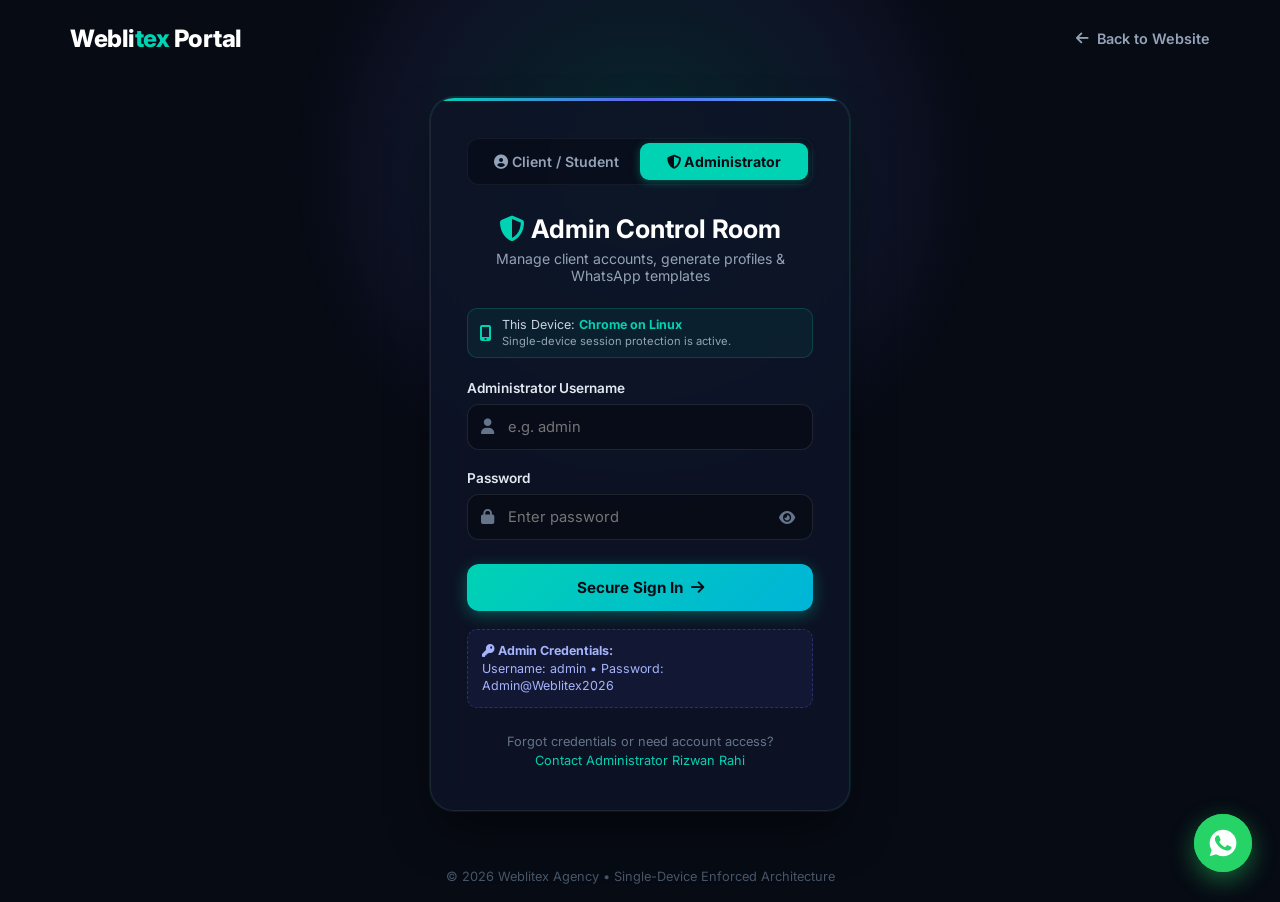
<file: admin.html>
<!DOCTYPE html>
<html lang="en">
<head>
  <meta charset="UTF-8">
  <meta name="viewport" content="width=device-width, initial-scale=1.0">
  <title>Admin Dashboard — User &amp; Device Control | Weblitex</title>
  
  <!-- Favicon & Brand Icons -->
  <link rel="icon" type="image/svg+xml" href="favicon.svg?v=2">
  <link rel="icon" type="image/png" sizes="32x32" href="favicon-32x32.png?v=2">
  <link rel="icon" type="image/png" sizes="16x16" href="favicon-16x16.png?v=2">
  <link rel="shortcut icon" href="favicon.ico?v=2">
  <link rel="apple-touch-icon" sizes="180x180" href="apple-touch-icon.png?v=2">
  <link rel="manifest" href="site.webmanifest">
  <meta name="theme-color" content="#0A0F1D">
  
  <!-- Fonts -->
  <link rel="preconnect" href="https://fonts.googleapis.com">
  <link rel="preconnect" href="https://fonts.gstatic.com" crossorigin>
  <link href="https://fonts.googleapis.com/css2?family=Outfit:wght@400;500;600;700;800&family=Inter:wght@400;500;600;700&display=swap" rel="stylesheet">
  
  <!-- FontAwesome -->
  <link rel="stylesheet" href="https://cdnjs.cloudflare.com/ajax/libs/font-awesome/6.4.0/css/all.min.css">

  <style>
    :root {
      --bg-dark: #070B14;
      --bg-card: #0D1527;
      --bg-card-hover: #131E38;
      --border-subtle: rgba(255, 255, 255, 0.08);
      --color-brand: #00D2B4;
      --color-brand-glow: rgba(0, 210, 180, 0.25);
      --text-main: #FFFFFF;
      --text-muted: #94A3B8;
      --color-danger: #F87171;
      --color-warning: #FBBF24;
      --color-success: #34D399;
    }

    * {
      box-sizing: border-box;
      margin: 0;
      padding: 0;
    }

    body {
      background-color: var(--bg-dark);
      color: var(--text-main);
      font-family: 'Outfit', 'Inter', sans-serif;
      min-height: 100vh;
      display: flex;
      flex-direction: column;
    }

    /* Top Navigation */
    .admin-navbar {
      background: rgba(13, 21, 39, 0.9);
      backdrop-filter: blur(14px);
      -webkit-backdrop-filter: blur(14px);
      border-bottom: 1px solid var(--border-subtle);
      position: sticky;
      top: 0;
      z-index: 100;
      padding: 16px 28px;
      display: flex;
      align-items: center;
      justify-content: space-between;
    }

    .admin-logo {
      font-size: 1.4rem;
      font-weight: 800;
      color: #FFF;
      text-decoration: none;
      display: flex;
      align-items: center;
      gap: 10px;
    }
    .admin-logo span {
      color: var(--color-brand);
    }
    .badge-admin-tag {
      background: rgba(0, 210, 180, 0.12);
      border: 1px solid var(--color-brand);
      color: var(--color-brand);
      font-size: 0.72rem;
      font-weight: 700;
      padding: 3px 8px;
      border-radius: 6px;
      text-transform: uppercase;
      letter-spacing: 0.5px;
    }

    .admin-nav-actions {
      display: flex;
      align-items: center;
      gap: 16px;
    }

    .admin-user-pill {
      display: flex;
      align-items: center;
      gap: 10px;
      background: rgba(255, 255, 255, 0.04);
      padding: 6px 14px;
      border-radius: 30px;
      border: 1px solid var(--border-subtle);
      font-size: 0.88rem;
    }
    .admin-avatar {
      width: 28px;
      height: 28px;
      border-radius: 50%;
      background: var(--color-brand);
      color: #070B14;
      display: flex;
      align-items: center;
      justify-content: center;
      font-weight: 700;
      font-size: 0.8rem;
    }

    .btn-action-sm {
      background: rgba(255, 255, 255, 0.06);
      border: 1px solid var(--border-subtle);
      color: #CBD5E1;
      padding: 8px 14px;
      border-radius: 8px;
      font-size: 0.84rem;
      font-weight: 600;
      cursor: pointer;
      display: inline-flex;
      align-items: center;
      gap: 6px;
      transition: all 0.2s ease;
      text-decoration: none;
    }
    .btn-action-sm:hover {
      background: rgba(255, 255, 255, 0.12);
      color: #FFF;
    }

    .btn-logout {
      background: rgba(239, 68, 68, 0.15);
      border-color: rgba(239, 68, 68, 0.3);
      color: var(--color-danger);
    }
    .btn-logout:hover {
      background: rgba(239, 68, 68, 0.25);
      color: #FFF;
    }

    /* Layout */
    .admin-container {
      max-width: 1350px;
      width: 100%;
      margin: 0 auto;
      padding: 28px 20px;
      flex: 1;
    }

    /* KPI Summary Cards */
    .kpi-grid {
      display: grid;
      grid-template-columns: repeat(auto-fit, minmax(220px, 1fr));
      gap: 18px;
      margin-bottom: 28px;
    }

    .kpi-card {
      background: var(--bg-card);
      border: 1px solid var(--border-subtle);
      border-radius: 16px;
      padding: 20px;
      display: flex;
      align-items: center;
      gap: 16px;
      box-shadow: 0 4px 20px rgba(0, 0, 0, 0.3);
    }
    .kpi-icon-wrap {
      width: 50px;
      height: 50px;
      border-radius: 12px;
      display: flex;
      align-items: center;
      justify-content: center;
      font-size: 1.3rem;
    }
    .kpi-icon-cyan {
      background: rgba(0, 210, 180, 0.12);
      color: var(--color-brand);
    }
    .kpi-icon-blue {
      background: rgba(56, 189, 248, 0.12);
      color: #38BDF8;
    }
    .kpi-icon-purple {
      background: rgba(168, 85, 247, 0.12);
      color: #C084FC;
    }
    .kpi-icon-amber {
      background: rgba(251, 191, 36, 0.12);
      color: var(--color-warning);
    }

    .kpi-info h3 {
      font-size: 1.7rem;
      font-weight: 800;
      line-height: 1.1;
      color: #FFF;
    }
    .kpi-info p {
      font-size: 0.84rem;
      color: var(--text-muted);
      margin-top: 4px;
    }

    /* Main Grid: User Generator + WhatsApp Preview */
    .dashboard-grid {
      display: grid;
      grid-template-columns: 1.15fr 0.85fr;
      gap: 24px;
      margin-bottom: 32px;
    }

    @media (max-width: 992px) {
      .dashboard-grid {
        grid-template-columns: 1fr;
      }
    }

    .panel-card {
      background: var(--bg-card);
      border: 1px solid var(--border-subtle);
      border-radius: 20px;
      padding: 26px;
      box-shadow: 0 10px 30px rgba(0, 0, 0, 0.35);
      position: relative;
    }

    .panel-head {
      display: flex;
      justify-content: space-between;
      align-items: center;
      margin-bottom: 20px;
      border-bottom: 1px solid var(--border-subtle);
      padding-bottom: 14px;
    }
    .panel-head h2 {
      font-size: 1.25rem;
      font-weight: 700;
      color: #FFF;
      display: flex;
      align-items: center;
      gap: 10px;
    }
    .panel-head h2 i {
      color: var(--color-brand);
    }

    /* Form Styles */
    .form-row-2 {
      display: grid;
      grid-template-columns: 1fr 1fr;
      gap: 14px;
      margin-bottom: 14px;
    }
    @media (max-width: 600px) {
      .form-row-2 {
        grid-template-columns: 1fr;
      }
    }

    .fg {
      margin-bottom: 14px;
    }
    .fg label {
      display: block;
      font-size: 0.82rem;
      font-weight: 600;
      color: #CBD5E1;
      margin-bottom: 6px;
    }
    .fg input, .fg select {
      width: 100%;
      background: rgba(7, 11, 20, 0.7);
      border: 1px solid var(--border-subtle);
      border-radius: 10px;
      padding: 11px 14px;
      color: #FFF;
      font-family: inherit;
      font-size: 0.9rem;
      transition: all 0.2s ease;
    }
    .fg input:focus, .fg select:focus {
      outline: none;
      border-color: var(--color-brand);
      box-shadow: 0 0 0 3px var(--color-brand-glow);
    }

    .input-with-action {
      position: relative;
      display: flex;
    }
    .input-with-action input {
      padding-right: 95px;
    }
    .btn-inline-gen {
      position: absolute;
      right: 6px;
      top: 6px;
      bottom: 6px;
      background: rgba(0, 210, 180, 0.15);
      border: 1px solid rgba(0, 210, 180, 0.3);
      color: var(--color-brand);
      border-radius: 6px;
      padding: 0 10px;
      font-size: 0.75rem;
      font-weight: 700;
      cursor: pointer;
      display: flex;
      align-items: center;
      gap: 4px;
      transition: all 0.2s;
    }
    .btn-inline-gen:hover {
      background: var(--color-brand);
      color: #070B14;
    }

    .btn-primary-gradient {
      width: 100%;
      background: linear-gradient(135deg, #00D2B4 0%, #00B4D8 100%);
      border: none;
      border-radius: 12px;
      color: #070B14;
      font-weight: 800;
      font-size: 0.95rem;
      padding: 14px;
      cursor: pointer;
      box-shadow: 0 4px 18px var(--color-brand-glow);
      display: flex;
      align-items: center;
      justify-content: center;
      gap: 8px;
      transition: all 0.25s ease;
      margin-top: 8px;
    }
    .btn-primary-gradient:hover {
      transform: translateY(-2px);
      box-shadow: 0 8px 24px rgba(0, 210, 180, 0.45);
    }

    /* WhatsApp Template Card */
    .whatsapp-card {
      background: #0B1424;
      border: 1px solid rgba(37, 211, 102, 0.3);
      border-radius: 16px;
      padding: 18px;
      position: relative;
    }
    .whatsapp-header-badge {
      display: inline-flex;
      align-items: center;
      gap: 6px;
      color: #25D366;
      font-weight: 700;
      font-size: 0.85rem;
      margin-bottom: 12px;
    }
    .whatsapp-preview-box {
      background: #060B12;
      border: 1px solid rgba(255, 255, 255, 0.05);
      border-radius: 10px;
      padding: 14px;
      font-family: 'Inter', -apple-system, monospace;
      font-size: 0.84rem;
      line-height: 1.6;
      color: #E2E8F0;
      white-space: pre-wrap;
      max-height: 280px;
      overflow-y: auto;
      user-select: all;
    }

    .whatsapp-actions {
      display: grid;
      grid-template-columns: 1fr 1fr;
      gap: 10px;
      margin-top: 14px;
    }
    .btn-copy-wa {
      background: rgba(255, 255, 255, 0.08);
      border: 1px solid rgba(255, 255, 255, 0.15);
      color: #FFF;
      padding: 11px;
      border-radius: 10px;
      font-size: 0.85rem;
      font-weight: 700;
      cursor: pointer;
      display: flex;
      align-items: center;
      justify-content: center;
      gap: 6px;
      transition: all 0.2s;
    }
    .btn-copy-wa:hover {
      background: rgba(255, 255, 255, 0.15);
      border-color: #FFF;
    }

    .btn-direct-wa {
      background: #25D366;
      border: none;
      color: #070B14;
      padding: 11px;
      border-radius: 10px;
      font-size: 0.85rem;
      font-weight: 800;
      cursor: pointer;
      display: flex;
      align-items: center;
      justify-content: center;
      gap: 6px;
      text-decoration: none;
      transition: all 0.2s;
    }
    .btn-direct-wa:hover {
      background: #20BA5A;
      transform: translateY(-1px);
    }

    /* User Management Table Panel */
    .table-controls {
      display: flex;
      justify-content: space-between;
      align-items: center;
      gap: 12px;
      margin-bottom: 16px;
      flex-wrap: wrap;
    }
    .search-input-box {
      position: relative;
      min-width: 260px;
    }
    .search-input-box input {
      width: 100%;
      background: rgba(7, 11, 20, 0.7);
      border: 1px solid var(--border-subtle);
      border-radius: 10px;
      padding: 9px 14px 9px 34px;
      color: #FFF;
      font-size: 0.86rem;
    }
    .search-input-box i {
      position: absolute;
      left: 12px;
      top: 50%;
      transform: translateY(-50%);
      color: var(--text-muted);
      font-size: 0.85rem;
    }

    .table-responsive {
      overflow-x: auto;
      border: 1px solid var(--border-subtle);
      border-radius: 14px;
      background: #090F1E;
    }

    table.admin-table {
      width: 100%;
      border-collapse: collapse;
      text-align: left;
      font-size: 0.87rem;
    }
    table.admin-table th {
      background: rgba(13, 21, 39, 0.95);
      color: #94A3B8;
      font-size: 0.76rem;
      text-transform: uppercase;
      letter-spacing: 0.8px;
      padding: 14px 16px;
      border-bottom: 1px solid var(--border-subtle);
    }
    table.admin-table td {
      padding: 14px 16px;
      border-bottom: 1px solid rgba(255, 255, 255, 0.04);
      color: #E2E8F0;
      vertical-align: middle;
    }
    table.admin-table tr:hover {
      background: rgba(255, 255, 255, 0.02);
    }

    .user-name-cell {
      display: flex;
      align-items: center;
      gap: 10px;
    }
    .user-avatar-sm {
      width: 34px;
      height: 34px;
      border-radius: 50%;
      background: linear-gradient(135deg, #00D2B4, #38BDF8);
      color: #070B14;
      display: flex;
      align-items: center;
      justify-content: center;
      font-weight: 700;
      font-size: 0.82rem;
    }

    /* Device status badge */
    .device-status-badge {
      display: inline-flex;
      align-items: center;
      gap: 6px;
      font-size: 0.78rem;
      padding: 4px 10px;
      border-radius: 20px;
      font-weight: 600;
    }
    .device-status-badge.bound {
      background: rgba(52, 211, 153, 0.12);
      border: 1px solid rgba(52, 211, 153, 0.3);
      color: #34D399;
    }
    .device-status-badge.unbound {
      background: rgba(148, 163, 184, 0.12);
      border: 1px solid rgba(148, 163, 184, 0.2);
      color: #94A3B8;
    }

    .status-pill {
      display: inline-block;
      padding: 3px 8px;
      border-radius: 6px;
      font-size: 0.72rem;
      font-weight: 700;
      text-transform: uppercase;
    }
    .status-pill.active {
      background: rgba(0, 210, 180, 0.15);
      color: #00D2B4;
    }
    .status-pill.suspended {
      background: rgba(239, 68, 68, 0.15);
      color: #F87171;
    }

    .actions-cell {
      display: flex;
      align-items: center;
      gap: 6px;
    }
    .btn-tbl-action {
      background: rgba(255, 255, 255, 0.05);
      border: 1px solid var(--border-subtle);
      color: #CBD5E1;
      border-radius: 6px;
      padding: 6px 10px;
      font-size: 0.78rem;
      cursor: pointer;
      transition: all 0.2s;
    }
    .btn-tbl-action:hover {
      background: rgba(255, 255, 255, 0.12);
      color: #FFF;
    }
    .btn-tbl-reset {
      color: #FBBF24;
      border-color: rgba(251, 191, 36, 0.3);
    }
    .btn-tbl-reset:hover {
      background: rgba(251, 191, 36, 0.15);
      color: #FBBF24;
    }
    .btn-tbl-del {
      color: #F87171;
      border-color: rgba(239, 68, 68, 0.3);
    }
    .btn-tbl-del:hover {
      background: rgba(239, 68, 68, 0.2);
      color: #FFF;
    }

    /* Toast Notification */
    .toast-popup {
      position: fixed;
      bottom: 24px;
      right: 24px;
      background: #0D1527;
      border: 1px solid var(--color-brand);
      color: #FFF;
      padding: 14px 20px;
      border-radius: 12px;
      box-shadow: 0 10px 30px rgba(0, 0, 0, 0.7);
      display: flex;
      align-items: center;
      gap: 10px;
      font-size: 0.9rem;
      font-weight: 600;
      z-index: 1000;
      transform: translateY(120%);
      transition: transform 0.3s cubic-bezier(0.34, 1.56, 0.64, 1);
    }
    .toast-popup.show {
      transform: translateY(0);
    }

    /* Edit Modal */
    .modal-overlay {
      position: fixed;
      inset: 0;
      background: rgba(0, 0, 0, 0.75);
      backdrop-filter: blur(5px);
      display: none;
      align-items: center;
      justify-content: center;
      z-index: 200;
      padding: 20px;
    }
    .modal-overlay.active {
      display: flex;
    }
    .modal-box {
      background: var(--bg-card);
      border: 1px solid var(--border-subtle);
      border-radius: 20px;
      width: 100%;
      max-width: 500px;
      padding: 28px;
      box-shadow: 0 25px 60px rgba(0, 0, 0, 0.8);
    }
  </style>
</head>
<body>

  <!-- Top Admin Navbar -->
  <nav class="admin-navbar">
    <div style="display:flex; align-items:center; gap:14px;">
      <a href="admin.html" class="admin-logo">
        Webli<span>tex</span>
      </a>
      <span class="badge-admin-tag"><i class="fas fa-lock"></i> Admin Suite</span>
    </div>

    <div class="admin-nav-actions">
      <div class="admin-user-pill">
        <div class="admin-avatar">R</div>
        <span id="navAdminName">Rizwan Rahi</span>
      </div>
      <a href="portal.html" class="btn-action-sm" target="_blank" title="View User Portal">
        <i class="fas fa-external-link-alt"></i> User Portal
      </a>
      <button onclick="handleAdminLogout()" class="btn-action-sm btn-logout" title="Log Out">
        <i class="fas fa-sign-out-alt"></i> Logout
      </button>
    </div>
  </nav>

  <!-- Main Container -->
  <main class="admin-container">
    
    <!-- KPI Row -->
    <section class="kpi-grid">
      <div class="kpi-card">
        <div class="kpi-icon-wrap kpi-icon-cyan">
          <i class="fas fa-users"></i>
        </div>
        <div class="kpi-info">
          <h3 id="statTotalUsers">0</h3>
          <p>Generated Accounts</p>
        </div>
      </div>

      <div class="kpi-card">
        <div class="kpi-icon-wrap kpi-icon-blue">
          <i class="fas fa-mobile-screen-button"></i>
        </div>
        <div class="kpi-info">
          <h3 id="statBoundDevices">0</h3>
          <p>Active Device Bindings</p>
        </div>
      </div>

      <div class="kpi-card">
        <div class="kpi-icon-wrap kpi-icon-purple">
          <i class="fas fa-shield-halved"></i>
        </div>
        <div class="kpi-info">
          <h3>1 Device</h3>
          <p>Enforced Security Policy</p>
        </div>
      </div>

      <div class="kpi-card">
        <div class="kpi-icon-wrap kpi-icon-amber">
          <i class="fab fa-whatsapp"></i>
        </div>
        <div class="kpi-info">
          <h3 id="statReadyTemplates">100%</h3>
          <p>WhatsApp Templates Synced</p>
        </div>
      </div>
    </section>

    <!-- Top Grid: Generate User Form & WhatsApp Template Live Box -->
    <div class="dashboard-grid">
      
      <!-- Panel 1: User & Profile Generator -->
      <section class="panel-card">
        <div class="panel-head">
          <h2><i class="fas fa-user-plus"></i> Generate User Account</h2>
          <span style="font-size:0.8rem; color:#94A3B8;">Auto-binds single-device policy</span>
        </div>

        <form id="createUserForm" onsubmit="handleCreateUser(event)">
          
          <div class="form-row-2">
            <div class="fg">
              <label>Full Name*</label>
              <input type="text" id="newFullName" required placeholder="e.g. Hammad Sheikh" oninput="autoSuggestUsername()">
            </div>
            <div class="fg">
              <label>Username*</label>
              <div class="input-with-action">
                <input type="text" id="newUsername" required placeholder="e.g. hammad_sheikh">
                <button type="button" class="btn-inline-gen" onclick="autoSuggestUsername(true)" title="Auto generate username">
                  <i class="fas fa-magic"></i> Auto
                </button>
              </div>
            </div>
          </div>

          <div class="form-row-2">
            <div class="fg">
              <label>Password*</label>
              <div class="input-with-action">
                <input type="text" id="newPassword" required placeholder="Enter or auto-generate">
                <button type="button" class="btn-inline-gen" onclick="autoGeneratePassword()" title="Generate secure password">
                  <i class="fas fa-key"></i> Gen
                </button>
              </div>
            </div>
            <div class="fg">
              <label>WhatsApp / Phone Number*</label>
              <input type="tel" id="newPhone" required placeholder="+923001234567" oninput="updateWhatsAppPreview()">
            </div>
          </div>

          <div class="form-row-2">
            <div class="fg">
              <label>Email Address</label>
              <input type="email" id="newEmail" placeholder="client@example.com">
            </div>
            <div class="fg">
              <label>Access Tier / Role</label>
              <select id="newRole" onchange="updateWhatsAppPreview()">
                <option value="Client Portal" selected>Client Portal (Full Project Access)</option>
                <option value="Student Portal">Student Portal (Course Materials)</option>
                <option value="VIP Member">VIP Client (Priority Consultation)</option>
              </select>
            </div>
          </div>

          <button type="submit" class="btn-primary-gradient">
            <i class="fas fa-user-check"></i> Generate User &amp; Prepare WhatsApp Message
          </button>
        </form>
      </section>

      <!-- Panel 2: Live WhatsApp Message Generator Box -->
      <section class="panel-card">
        <div class="panel-head">
          <h2><i class="fab fa-whatsapp" style="color:#25D366;"></i> WhatsApp Template Generator</h2>
          <span style="font-size:0.8rem; color:#25D366; font-weight:700;"><i class="fas fa-bolt"></i> Live Format</span>
        </div>

        <div class="whatsapp-card">
          <div class="whatsapp-header-badge">
            <i class="fab fa-whatsapp"></i> Client Ready Message:
          </div>

          <div class="whatsapp-preview-box" id="waMessagePreview">
Fill user details on the left to preview the personalized WhatsApp template...
          </div>

          <div class="whatsapp-actions">
            <button type="button" class="btn-copy-wa" id="btnCopyWA" onclick="copyWhatsAppMessage()">
              <i class="fas fa-copy"></i> Copy Message
            </button>
            <a href="#" target="_blank" class="btn-direct-wa" id="btnSendWA" onclick="return validateAndOpenWA(event)">
              <i class="fab fa-whatsapp"></i> Send via WhatsApp
            </a>
          </div>
        </div>
      </section>

    </div>

    <!-- Panel 3: User Accounts & Device Bindings Table -->
    <section class="panel-card">
      <div class="panel-head">
        <h2><i class="fas fa-address-book"></i> Active Accounts &amp; Device Sessions</h2>
        <div style="display:flex; gap:10px;">
          <button class="btn-action-sm" onclick="exportDatabaseJSON()"><i class="fas fa-download"></i> Backup JSON</button>
        </div>
      </div>

      <div class="table-controls">
        <div class="search-input-box">
          <i class="fas fa-search"></i>
          <input type="text" id="searchInput" placeholder="Search by name, username, phone..." oninput="renderUserTable()">
        </div>
        <div style="font-size:0.82rem; color:#94A3B8;">
          <i class="fas fa-circle-info" style="color:#00D2B4;"></i> Click <strong>Reset Device</strong> if a client changes their phone/PC.
        </div>
      </div>

      <div class="table-responsive">
        <table class="admin-table">
          <thead>
            <tr>
              <th>Client / User</th>
              <th>Username &amp; Password</th>
              <th>Phone / WhatsApp</th>
              <th>Role</th>
              <th>Device Binding Status</th>
              <th>Status</th>
              <th>Actions</th>
            </tr>
          </thead>
          <tbody id="userTableBody">
            <!-- Dynamic rows rendered by JS -->
          </tbody>
        </table>
      </div>
    </section>

  </main>

  <!-- Edit User Modal -->
  <div class="modal-overlay" id="editModal">
    <div class="modal-box">
      <div class="panel-head" style="margin-bottom:16px;">
        <h2><i class="fas fa-user-edit"></i> Edit User Profile</h2>
        <button class="btn-action-sm" onclick="closeEditModal()">&times;</button>
      </div>
      <form id="editUserForm" onsubmit="handleSaveUserEdit(event)">
        <input type="hidden" id="editUserId">
        <div class="fg">
          <label>Full Name</label>
          <input type="text" id="editName" required>
        </div>
        <div class="fg">
          <label>Username</label>
          <input type="text" id="editUsername" required>
        </div>
        <div class="fg">
          <label>Password</label>
          <input type="text" id="editPassword" required>
        </div>
        <div class="fg">
          <label>Phone / WhatsApp</label>
          <input type="tel" id="editPhone">
        </div>
        <div class="fg">
          <label>Role</label>
          <select id="editRole">
            <option value="Client Portal">Client Portal</option>
            <option value="Student Portal">Student Portal</option>
            <option value="VIP Member">VIP Member</option>
          </select>
        </div>
        <div style="display:flex; justify-content:flex-end; gap:10px; margin-top:20px;">
          <button type="button" class="btn-action-sm" onclick="closeEditModal()">Cancel</button>
          <button type="submit" class="btn-action-sm" style="background:#00D2B4; color:#070B14; font-weight:700;">Save Changes</button>
        </div>
      </form>
    </div>
  </div>

  <!-- Toast Popup -->
  <div class="toast-popup" id="toastPopup">
    <i class="fas fa-circle-check" style="color:#00D2B4; font-size:1.2rem;"></i>
    <span id="toastMsg">Action completed successfully!</span>
  </div>

  <!-- Auth Engine -->
  <script src="auth.js"></script>

  <script>
    let activeWhatsAppText = '';
    let activeWhatsAppPhone = '';

    document.addEventListener('DOMContentLoaded', () => {
      // 1. Guard check: Must be authenticated Admin
      const check = window.WeblitexAuth.verifySession('admin');
      if (!check.valid) {
        window.location.href = 'login.html?role=admin';
        return;
      }

      document.getElementById('navAdminName').textContent = check.user.name;

      // 2. Populate stats & table
      renderDashboard();

      // 3. Auto-generate initial password
      autoGeneratePassword();

      // 4. Sync multi-tab updates
      window.addEventListener('storage', (e) => {
        if (e.key === 'weblitex_auth_db_v1') {
          renderDashboard();
        }
      });
    });

    function renderDashboard() {
      const db = window.WeblitexAuth.getDB();
      const users = db.users || [];

      // Stats
      document.getElementById('statTotalUsers').textContent = users.length;
      const boundCount = users.filter(u => u.activeDeviceId).length;
      document.getElementById('statBoundDevices').textContent = boundCount;

      renderUserTable();
    }

    function autoGeneratePassword() {
      const pwd = window.WeblitexAuth.generateSecurePassword(10);
      document.getElementById('newPassword').value = pwd;
      updateWhatsAppPreview();
    }

    function autoSuggestUsername(force = false) {
      const name = document.getElementById('newFullName').value.trim();
      const userField = document.getElementById('newUsername');
      if (name && (force || !userField.value)) {
        const clean = name.toLowerCase().replace(/[^a-z0-9]/g, '_').substring(0, 15);
        userField.value = clean + '_' + Math.floor(10 + Math.random() * 89);
      }
      updateWhatsAppPreview();
    }

    function updateWhatsAppPreview() {
      const name = document.getElementById('newFullName').value.trim() || 'Client Name';
      const username = document.getElementById('newUsername').value.trim() || 'username';
      const password = document.getElementById('newPassword').value.trim() || 'password';
      const role = document.getElementById('newRole').value;
      const phone = document.getElementById('newPhone').value.trim();

      const tempUser = { name, username, password, role, phone };
      activeWhatsAppText = window.WeblitexAuth.formatWhatsAppMessage(tempUser);
      activeWhatsAppPhone = phone.replace(/[^0-9+]/g, '');

      document.getElementById('waMessagePreview').textContent = activeWhatsAppText;
    }

    function handleCreateUser(e) {
      e.preventDefault();
      const name = document.getElementById('newFullName').value.trim();
      const username = document.getElementById('newUsername').value.trim();
      const password = document.getElementById('newPassword').value.trim();
      const phone = document.getElementById('newPhone').value.trim();
      const email = document.getElementById('newEmail').value.trim();
      const role = document.getElementById('newRole').value;

      const res = window.WeblitexAuth.adminCreateUser({ name, username, password, phone, email, role });
      if (res.success) {
        showToast(`User ${username} generated! WhatsApp message ready.`);
        activeWhatsAppText = res.waMessage;
        activeWhatsAppPhone = phone.replace(/[^0-9+]/g, '');
        document.getElementById('waMessagePreview').textContent = activeWhatsAppText;

        // Reset inputs
        document.getElementById('createUserForm').reset();
        autoGeneratePassword();
        renderDashboard();
      } else {
        alert(res.message);
      }
    }

    function renderUserTable() {
      const db = window.WeblitexAuth.getDB();
      const query = (document.getElementById('searchInput').value || '').toLowerCase().trim();
      const tbody = document.getElementById('userTableBody');
      tbody.innerHTML = '';

      const users = (db.users || []).filter(u => {
        return !query || 
               u.name.toLowerCase().includes(query) ||
               u.username.toLowerCase().includes(query) ||
               (u.phone && u.phone.includes(query)) ||
               (u.email && u.email.toLowerCase().includes(query));
      });

      if (users.length === 0) {
        tbody.innerHTML = `<tr><td colspan="7" style="text-align:center; padding:30px; color:#64748B;">No users found. Generate a user above!</td></tr>`;
        return;
      }

      users.forEach(user => {
        const tr = document.createElement('tr');
        const initials = user.name.split(' ').map(n => n[0]).join('').toUpperCase().substring(0, 2) || 'U';
        
        let deviceBadge = '';
        if (user.activeDeviceId) {
          deviceBadge = `
            <div class="device-status-badge bound" title="Device ID: ${user.activeDeviceId}">
              <i class="fas fa-lock"></i>
              <span>${user.activeDeviceName || 'Active Device'}</span>
            </div>
          `;
        } else {
          deviceBadge = `
            <div class="device-status-badge unbound">
              <i class="fas fa-unlock"></i>
              <span>Unbound (Any 1st Device)</span>
            </div>
          `;
        }

        tr.innerHTML = `
          <td>
            <div class="user-name-cell">
              <div class="user-avatar-sm">${initials}</div>
              <div>
                <strong>${user.name}</strong><br>
                <span style="font-size:0.75rem; color:#94A3B8;">${user.email || 'No email'}</span>
              </div>
            </div>
          </td>
          <td>
            <code style="color:#38BDF8; font-weight:700;">${user.username}</code><br>
            <span style="font-size:0.78rem; color:#CBD5E1; letter-spacing:0.5px;">pwd: <strong>${user.password}</strong></span>
          </td>
          <td>
            <span>${user.phone || '—'}</span>
          </td>
          <td>
            <span style="font-size:0.8rem; color:#A7F3D0;">${user.role}</span>
          </td>
          <td>
            ${deviceBadge}
          </td>
          <td>
            <span class="status-pill ${user.status}">${user.status}</span>
          </td>
          <td>
            <div class="actions-cell">
              <button class="btn-tbl-action" onclick="loadUserWhatsApp('${user.id}')" title="Copy WhatsApp Message">
                <i class="fab fa-whatsapp" style="color:#25D366;"></i>
              </button>
              <button class="btn-tbl-action btn-tbl-reset" onclick="handleResetDevice('${user.id}')" title="Reset Single-Device Session (Allow new device)">
                <i class="fas fa-rotate-left"></i> Reset Dev
              </button>
              <button class="btn-tbl-action" onclick="openEditModal('${user.id}')" title="Edit Profile">
                <i class="fas fa-pen"></i>
              </button>
              <button class="btn-tbl-action btn-tbl-del" onclick="handleDeleteUser('${user.id}')" title="Delete User">
                <i class="fas fa-trash"></i>
              </button>
            </div>
          </td>
        `;
        tbody.appendChild(tr);
      });
    }

    function loadUserWhatsApp(userId) {
      const db = window.WeblitexAuth.getDB();
      const user = db.users.find(u => u.id === userId);
      if (!user) return;

      activeWhatsAppText = window.WeblitexAuth.formatWhatsAppMessage(user);
      activeWhatsAppPhone = (user.phone || '').replace(/[^0-9+]/g, '');
      document.getElementById('waMessagePreview').textContent = activeWhatsAppText;
      copyWhatsAppMessage();
    }

    function copyWhatsAppMessage() {
      if (!activeWhatsAppText) {
        alert('Please select or generate a user first.');
        return;
      }
      navigator.clipboard.writeText(activeWhatsAppText).then(() => {
        showToast('WhatsApp template copied to clipboard!');
        const btn = document.getElementById('btnCopyWA');
        btn.innerHTML = '<i class="fas fa-check" style="color:#00D2B4;"></i> Copied!';
        setTimeout(() => {
          btn.innerHTML = '<i class="fas fa-copy"></i> Copy Message';
        }, 2000);
      });
    }

    function validateAndOpenWA(e) {
      if (!activeWhatsAppText) {
        e.preventDefault();
        alert('Please select or generate a user first.');
        return false;
      }
      let phone = activeWhatsAppPhone.replace('+', '');
      let url = `https://wa.me/${phone}?text=${encodeURIComponent(activeWhatsAppText)}`;
      if (!phone) {
        url = `https://wa.me/?text=${encodeURIComponent(activeWhatsAppText)}`;
      }
      window.open(url, '_blank');
      return false;
    }

    function handleResetDevice(userId) {
      if (confirm('Reset device binding for this user? They will be able to log in from a new device.')) {
        const res = window.WeblitexAuth.adminResetDeviceSession(userId);
        showToast(res.message);
        renderDashboard();
      }
    }

    function handleDeleteUser(userId) {
      if (confirm('Are you sure you want to permanently delete this user?')) {
        const res = window.WeblitexAuth.adminDeleteUser(userId);
        showToast(res.message);
        renderDashboard();
      }
    }

    // Modal Edit
    function openEditModal(userId) {
      const db = window.WeblitexAuth.getDB();
      const user = db.users.find(u => u.id === userId);
      if (!user) return;

      document.getElementById('editUserId').value = user.id;
      document.getElementById('editName').value = user.name;
      document.getElementById('editUsername').value = user.username;
      document.getElementById('editPassword').value = user.password;
      document.getElementById('editPhone').value = user.phone || '';
      document.getElementById('editRole').value = user.role;

      document.getElementById('editModal').classList.add('active');
    }

    function closeEditModal() {
      document.getElementById('editModal').classList.remove('active');
    }

    function handleSaveUserEdit(e) {
      e.preventDefault();
      const id = document.getElementById('editUserId').value;
      const updates = {
        name: document.getElementById('editName').value,
        username: document.getElementById('editUsername').value,
        password: document.getElementById('editPassword').value,
        phone: document.getElementById('editPhone').value,
        role: document.getElementById('editRole').value
      };

      const res = window.WeblitexAuth.adminUpdateUser(id, updates);
      if (res.success) {
        showToast('User profile updated successfully!');
        closeEditModal();
        renderDashboard();
      } else {
        alert(res.message);
      }
    }

    function showToast(msg) {
      const el = document.getElementById('toastPopup');
      document.getElementById('toastMsg').textContent = msg;
      el.classList.add('show');
      setTimeout(() => {
        el.classList.remove('show');
      }, 3000);
    }

    function handleAdminLogout() {
      window.WeblitexAuth.logout();
    }

    function exportDatabaseJSON() {
      const db = window.WeblitexAuth.getDB();
      const dataStr = "data:text/json;charset=utf-8," + encodeURIComponent(JSON.stringify(db, null, 2));
      const a = document.createElement('a');
      a.setAttribute("href", dataStr);
      a.setAttribute("download", "weblitex_users_backup_" + new Date().toISOString().slice(0,10) + ".json");
      document.body.appendChild(a);
      a.click();
      a.remove();
    }
  </script>
</body>
</html>
</file>
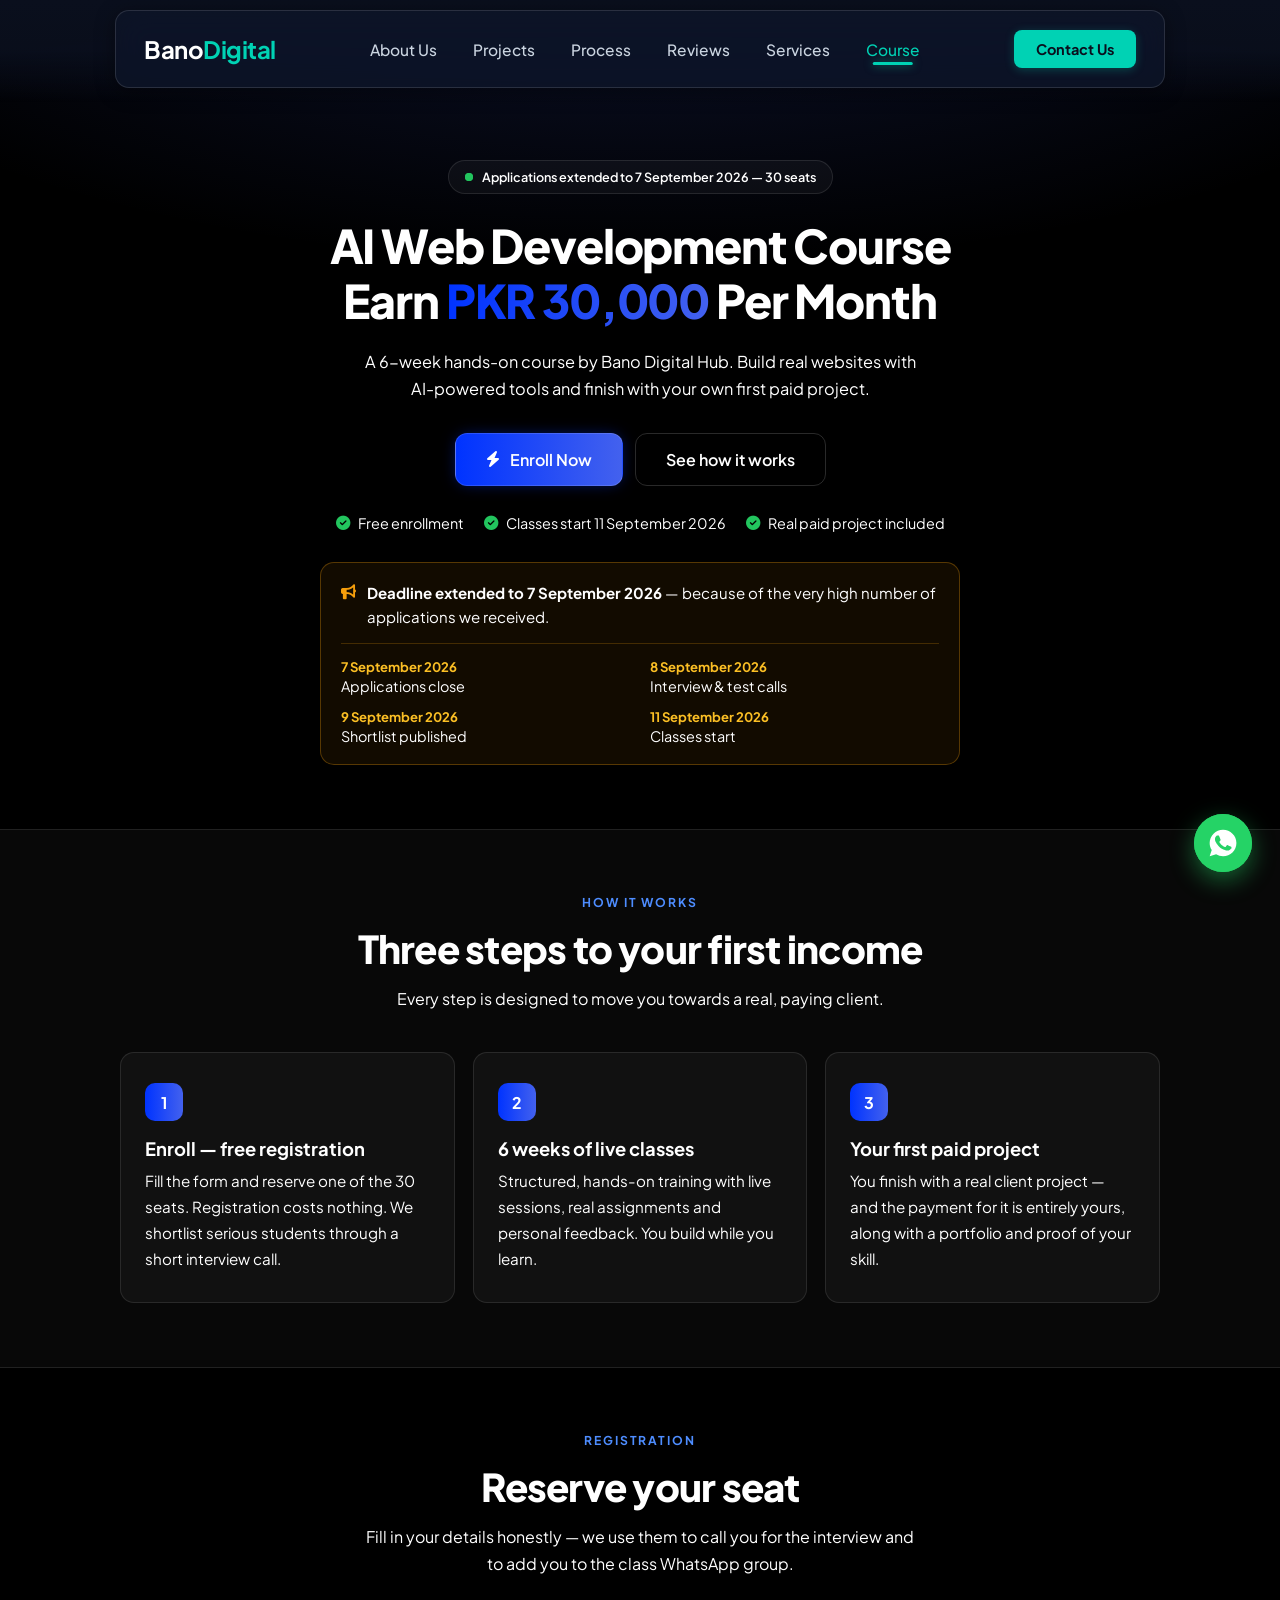
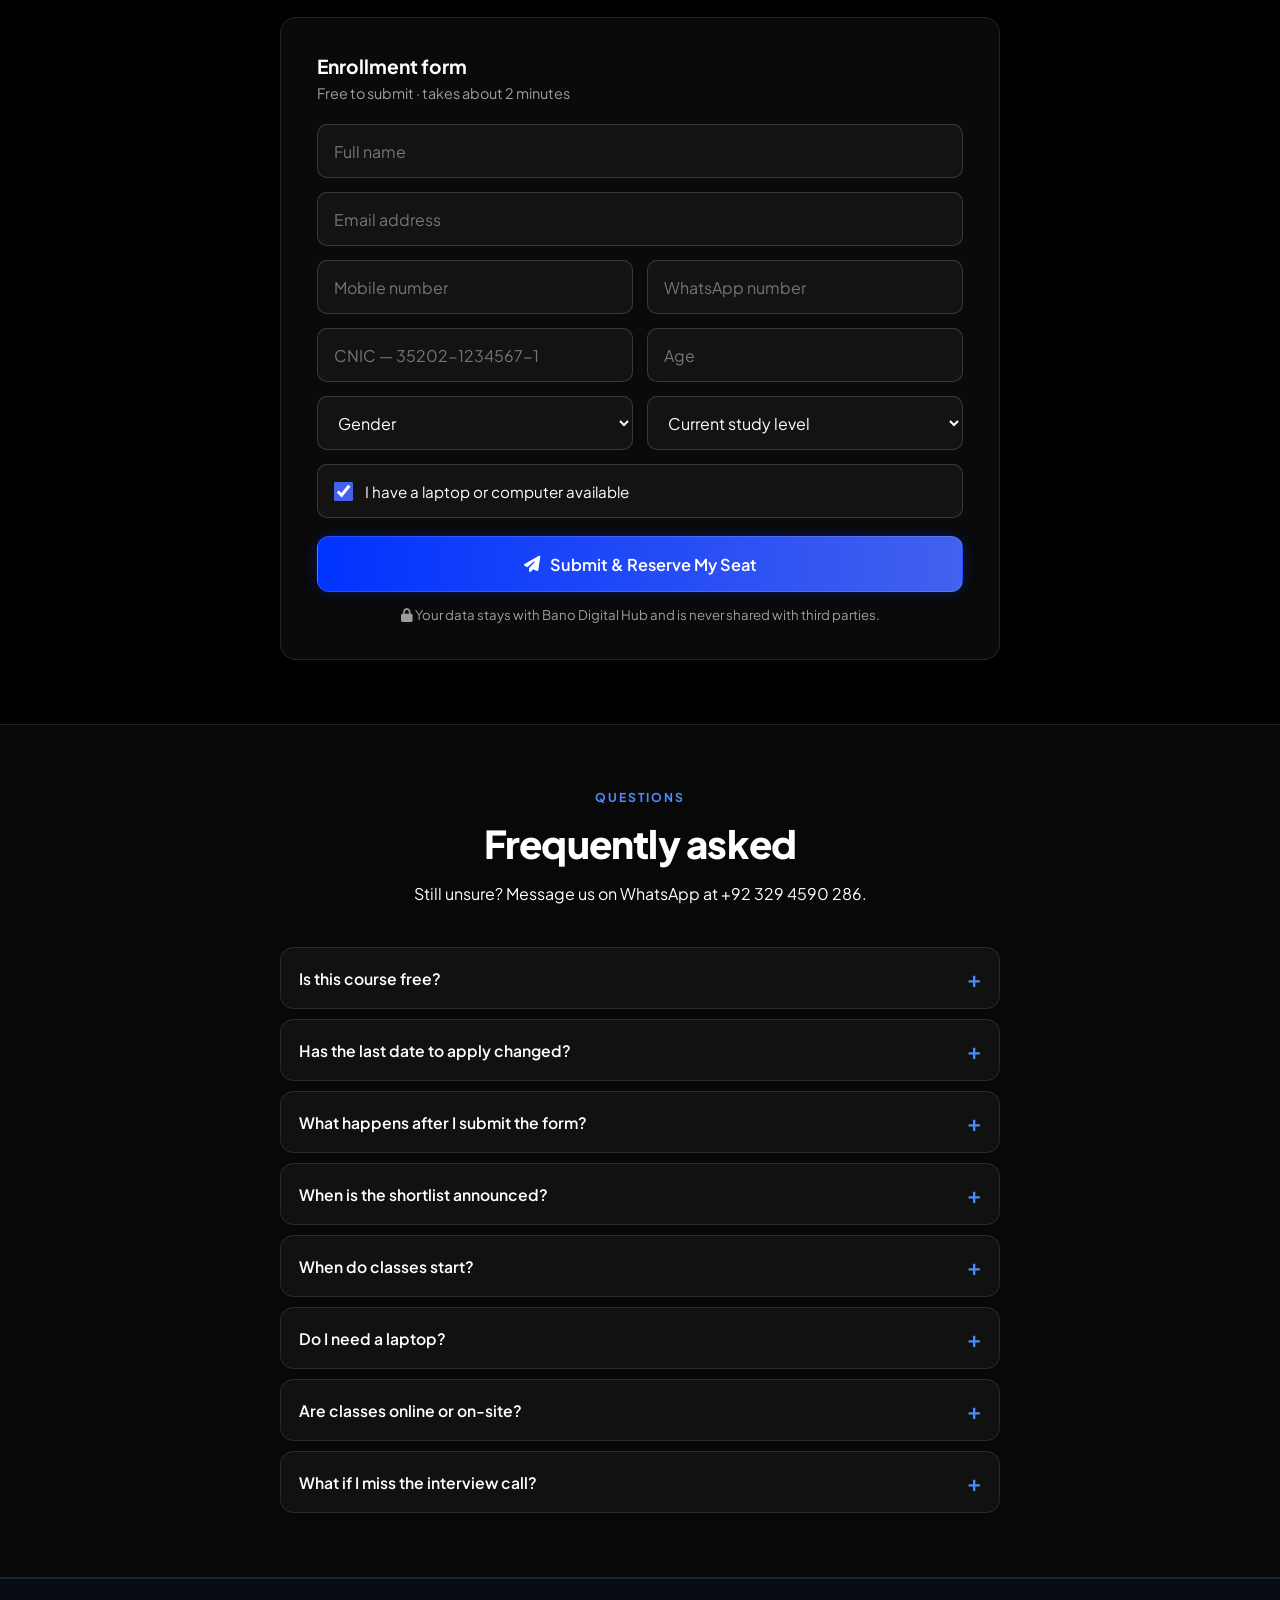
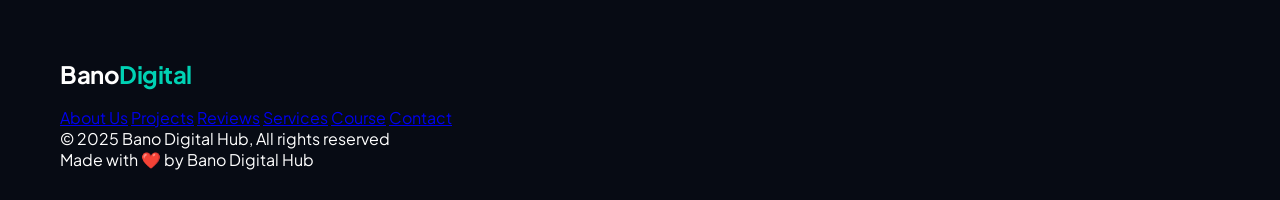
<file: course.html>
<!DOCTYPE html>
<html lang="en" class="plus_jakarta_sans">
<head>
  <meta charset="utf-8">
  <meta name="viewport" content="width=device-width, initial-scale=1">
  <title>AI Web Development Course – Earn PKR 30,000/Month | Bano Digital Hub</title>
  <meta name="description" content="Join the 6-week Bano Digital Hub AI web development course. Enrollment is free, build real websites with AI tools, and finish with your own first paid project.">
  <link rel="canonical" href="https://www.banodigitalhub.pk/course">
  
  <!-- Favicon & Brand Icons -->
  <link rel="icon" type="image/svg+xml" href="favicon.svg?v=2">
  <link rel="icon" type="image/png" sizes="32x32" href="favicon-32x32.png?v=2">
  <link rel="icon" type="image/png" sizes="16x16" href="favicon-16x16.png?v=2">
  <link rel="shortcut icon" href="favicon.ico?v=2">
  <link rel="apple-touch-icon" sizes="180x180" href="apple-touch-icon.png?v=2">
  <link rel="manifest" href="site.webmanifest">
  <meta name="theme-color" content="#0A0F1D">
  
  <link rel="preconnect" href="https://fonts.googleapis.com">
  <link rel="preconnect" href="https://fonts.gstatic.com" crossorigin>
  <link href="https://fonts.googleapis.com/css2?family=Plus+Jakarta+Sans:wght@400;500;600;700;800&display=swap" rel="stylesheet">
  <link rel="stylesheet" href="https://cdnjs.cloudflare.com/ajax/libs/font-awesome/6.4.0/css/all.min.css" crossorigin="anonymous">
  <link rel="stylesheet" href="style.css">
  
  <style>
    .crs-page {
      --crs-bg: #000;
      --crs-bg-soft: #080808;
      --crs-brand: #4361ee;
      --crs-brand-deep: #03f;
      --crs-brand-lite: #4e8dff;
      --crs-text: #fff;
      --crs-meta: #ffffff99;
      --crs-line: #ffffff1a;
      --crs-line-str: #ffffff29;
      --crs-glass: #ffffff0a;
      --crs-r: 14px;
      --crs-r-sm: 10px;
      --crs-grad: linear-gradient(90deg, var(--crs-brand-deep), var(--crs-brand));
      background: var(--crs-bg);
      color: var(--crs-text);
      min-height: 100vh;
      overflow-x: hidden;
    }
    .crs-shell { width: 100%; max-width: 1080px; margin: 0 auto; padding: 0 20px; }
    .crs-hero {
      text-align: center;
      background: radial-gradient(115% 65% at 50% -8%, #4361ee33, #0000 62%);
      padding: 160px 0 64px;
      position: relative;
    }
    .crs-badge {
      background: var(--crs-glass);
      border: 1px solid var(--crs-line);
      color: #fff;
      border-radius: 100px;
      align-items: center;
      gap: 9px;
      padding: 8px 16px;
      font-size: 0.79rem;
      font-weight: 600;
      display: inline-flex;
    }
    .crs-dot-live {
      background: #22c55e;
      border-radius: 50%;
      flex-shrink: 0;
      width: 8px;
      height: 8px;
      position: relative;
    }
    .crs-dot-live:after {
      content: "";
      background: #22c55e;
      border-radius: 50%;
      animation: 1.8s infinite crs-pulse;
      position: absolute;
      inset: 0;
    }
    @keyframes crs-pulse {
      0% { opacity: 0.7; transform: scale(1); }
      70%, 100% { opacity: 0; transform: scale(2.6); }
    }
    .crs-h1 {
      letter-spacing: -0.025em;
      color: #fff;
      max-width: 880px;
      margin: 24px auto 0;
      font-size: clamp(1.8rem, 5.9vw, 2.9rem);
      font-weight: 800;
      line-height: 1.18;
    }
    .crs-h1-line { display: block; }
    .crs-grad {
      background: var(--crs-grad);
      color: transparent;
      -webkit-background-clip: text;
      background-clip: text;
    }
    .crs-lead {
      color: #fff;
      max-width: 560px;
      margin: 20px auto 0;
      font-size: 1.02rem;
      line-height: 1.7;
    }
    .crs-cta-row {
      display: flex;
      justify-content: center;
      gap: 12px;
      margin-top: 30px;
      flex-wrap: wrap;
    }
    .crs-btn {
      cursor: pointer;
      border-radius: 12px;
      justify-content: center;
      align-items: center;
      gap: 10px;
      padding: 15px 30px;
      font-size: 1rem;
      font-weight: 600;
      text-decoration: none;
      transition: all 0.25s;
      display: inline-flex;
    }
    .crs-btn-primary {
      background: var(--crs-grad);
      color: #fff;
      border: 1px solid rgba(255, 255, 255, 0.14);
      box-shadow: 0 0 15px -3px rgba(0, 51, 255, 0.5);
    }
    .crs-btn-primary:hover {
      transform: translateY(-2px);
      box-shadow: 0 0 22px -3px rgba(0, 51, 255, 0.7);
    }
    .crs-btn-ghost {
      color: #fff;
      border: 1px solid var(--crs-line-str);
      background: transparent;
    }
    .crs-btn-ghost:hover {
      border-color: var(--crs-brand-lite);
      color: var(--crs-brand-lite);
      transform: translateY(-2px);
    }
    .crs-trustrow {
      color: #fff;
      display: flex;
      justify-content: center;
      align-items: center;
      gap: 20px;
      margin-top: 28px;
      font-size: 0.9rem;
      flex-wrap: wrap;
    }
    .crs-trustrow span { display: inline-flex; align-items: center; gap: 8px; }
    .crs-trustrow i { color: #22c55e; }
    .crs-alert {
      border-radius: var(--crs-r);
      text-align: left;
      background: rgba(245, 158, 11, 0.07);
      border: 1px solid rgba(245, 158, 11, 0.3);
      max-width: 640px;
      margin: 30px auto 0;
      padding: 18px 20px;
    }
    .crs-alert-top {
      color: #fff;
      display: flex;
      align-items: flex-start;
      gap: 11px;
      font-size: 0.94rem;
      line-height: 1.6;
    }
    .crs-alert-top i { color: #f59e0b; margin-top: 3px; }
    .crs-alert-list {
      border-top: 1px solid rgba(245, 158, 11, 0.22);
      display: grid;
      grid-template-columns: 1fr 1fr;
      gap: 12px 20px;
      margin: 14px 0 0;
      padding: 14px 0 0;
      list-style: none;
    }
    .crs-alert-list b { color: #fbbf24; font-size: 0.82rem; display: block; }
    .crs-alert-list span { color: #fff; font-size: 0.9rem; }
    .crs-section { padding: 64px 0; }
    .crs-section-alt {
      background: var(--crs-bg-soft);
      border-top: 1px solid var(--crs-line);
      border-bottom: 1px solid var(--crs-line);
    }
    .crs-head { text-align: center; margin-bottom: 40px; }
    .crs-eyebrow {
      letter-spacing: 0.16em;
      text-transform: uppercase;
      color: var(--crs-brand-lite);
      font-size: 0.76rem;
      font-weight: 700;
      display: block;
    }
    .crs-h2 {
      letter-spacing: -0.02em;
      color: #fff;
      margin: 14px 0 12px;
      font-size: clamp(1.7rem, 6.2vw, 2.4rem);
      font-weight: 800;
    }
    .crs-sub { color: #fff; max-width: 560px; margin: 0 auto; font-size: 1rem; line-height: 1.7; }
    .crs-steps { display: grid; grid-template-columns: repeat(3, 1fr); gap: 18px; }
    @media (max-width: 768px) { .crs-steps { grid-template-columns: 1fr; } }
    .crs-step {
      border-radius: var(--crs-r);
      background: var(--crs-glass);
      border: 1px solid var(--crs-line);
      padding: 30px 24px;
      transition: border-color 0.3s, background 0.3s;
    }
    .crs-step:hover { background: rgba(255, 255, 255, 0.08); border-color: rgba(78, 141, 255, 0.35); }
    .crs-step-num {
      background: var(--crs-grad);
      color: #fff;
      border-radius: 10px;
      display: flex;
      justify-content: center;
      align-items: center;
      width: 38px;
      height: 38px;
      margin-bottom: 16px;
      font-weight: 700;
    }
    .crs-step h3 { color: #fff; margin-bottom: 8px; font-size: 1.15rem; font-weight: 700; }
    .crs-step p { color: #fff; font-size: 0.95rem; line-height: 1.7; }
    
    /* Enrollment Form */
    .crs-formwrap {
      background: var(--crs-glass);
      border: 1px solid var(--crs-line);
      border-radius: 16px;
      max-width: 720px;
      margin: 0 auto;
      padding: 36px;
    }
    .crs-formhead { margin-bottom: 22px; }
    .crs-formhead h3 { color: #fff; font-size: 1.2rem; font-weight: 700; }
    .crs-formhead p { color: var(--crs-meta); margin-top: 6px; font-size: 0.9rem; }
    .crs-grid2 { display: grid; grid-template-columns: 1fr 1fr; gap: 14px; }
    @media (max-width: 640px) { .crs-grid2 { grid-template-columns: 1fr; } }
    .crs-span2 { grid-column: 1 / -1; }
    .crs-field input, .crs-field select {
      border-radius: var(--crs-r-sm);
      border: 1px solid var(--crs-line-str);
      color: #fff;
      background: rgba(255, 255, 255, 0.04);
      width: 100%;
      height: 54px;
      padding: 0 16px;
      font-size: 1rem;
      outline: none;
      transition: all 0.2s;
    }
    .crs-field input:focus, .crs-field select:focus {
      border-color: var(--crs-brand);
      background: rgba(255, 255, 255, 0.08);
      box-shadow: 0 0 0 3px rgba(67, 97, 238, 0.2);
    }
    .crs-field select option { background: #111; color: #fff; }
    .crs-check {
      border: 1px solid var(--crs-line-str);
      border-radius: var(--crs-r-sm);
      color: #fff;
      cursor: pointer;
      background: rgba(255, 255, 255, 0.04);
      display: flex;
      align-items: center;
      gap: 12px;
      min-height: 54px;
      padding: 0 16px;
      font-size: 0.95rem;
    }
    .crs-check input { width: 19px; height: 19px; accent-color: var(--crs-brand); }
    .crs-submit { width: 100%; height: 56px; margin-top: 18px; font-size: 1.02rem; }
    .crs-privacy { text-align: center; color: var(--crs-meta); margin-top: 14px; font-size: 0.83rem; }
    
    /* FAQ Details */
    .crs-faq { max-width: 720px; margin: 0 auto; display: grid; gap: 10px; }
    .crs-faq details {
      background: var(--crs-glass);
      border: 1px solid var(--crs-line);
      border-radius: var(--crs-r);
      padding: 16px 18px;
    }
    .crs-faq details[open] { border-color: rgba(78, 141, 255, 0.35); }
    .crs-faq summary {
      cursor: pointer;
      color: #fff;
      display: flex;
      justify-content: space-between;
      align-items: center;
      font-size: 0.98rem;
      font-weight: 600;
      list-style: none;
    }
    .crs-faq summary::-webkit-details-marker { display: none; }
    .crs-faq summary:after { content: "+"; color: var(--crs-brand-lite); font-size: 1.4rem; }
    .crs-faq details[open] summary:after { content: "−"; }
    .crs-faq p { color: #fff; margin-top: 11px; font-size: 0.94rem; line-height: 1.7; }
  </style>
</head>
<body class="crs-page">

  <!-- Navbar -->
  <nav class="navbar">
    <div class="nav-container">
      <a class="logo" href="index.html">Bano<span>Digital</span></a>
      <ul class="nav-links">
        <li><a href="index.html#AboutUs">About Us</a></li>
        <li><a href="index.html#projects">Projects</a></li>
        <li><a href="index.html#process">Process</a></li>
        <li><a href="index.html#Reference">Reviews</a></li>
        <li><a href="index.html#who-we-help">Services</a></li>
        <li><a class="is-active" href="course.html">Course</a></li>
      </ul>
      <a href="index.html#contact" class="nav-btn">Contact Us</a>
    </div>
  </nav>

  <!-- Course Hero -->
  <section class="crs-hero">
    <div class="crs-shell">
      <span class="crs-badge">
        <span class="crs-dot-live"></span>
        Applications extended to 7 September 2026 — 30 seats
      </span>
      <h1 class="crs-h1">
        <span class="crs-h1-line">AI Web Development Course</span>
        <span class="crs-h1-line">Earn <span class="crs-grad">PKR 30,000</span> Per Month</span>
      </h1>
      <p class="crs-lead">A 6-week hands-on course by Bano Digital Hub. Build real websites with AI-powered tools and finish with your own first paid project.</p>
      
      <div class="crs-cta-row">
        <a href="#enroll" class="crs-btn crs-btn-primary"><i class="fas fa-bolt"></i> Enroll Now</a>
        <a href="#how-it-works" class="crs-btn crs-btn-ghost">See how it works</a>
      </div>

      <div class="crs-trustrow">
        <span><i class="fas fa-circle-check"></i> Free enrollment</span>
        <span><i class="fas fa-circle-check"></i> Classes start 11 September 2026</span>
        <span><i class="fas fa-circle-check"></i> Real paid project included</span>
      </div>

      <div class="crs-alert">
        <p class="crs-alert-top">
          <i class="fas fa-bullhorn"></i>
          <span><strong>Deadline extended to 7 September 2026</strong> — because of the very high number of applications we received.</span>
        </p>
        <ul class="crs-alert-list">
          <li><b>7 September 2026</b><span>Applications close</span></li>
          <li><b>8 September 2026</b><span>Interview &amp; test calls</span></li>
          <li><b>9 September 2026</b><span>Shortlist published</span></li>
          <li><b>11 September 2026</b><span>Classes start</span></li>
        </ul>
      </div>
    </div>
  </section>

  <!-- How It Works -->
  <section class="crs-section crs-section-alt" id="how-it-works">
    <div class="crs-shell">
      <div class="crs-head">
        <span class="crs-eyebrow">How it works</span>
        <h2 class="crs-h2">Three steps to your first income</h2>
        <p class="crs-sub">Every step is designed to move you towards a real, paying client.</p>
      </div>

      <div class="crs-steps">
        <article class="crs-step">
          <div class="crs-step-num">1</div>
          <h3>Enroll — free registration</h3>
          <p>Fill the form and reserve one of the 30 seats. Registration costs nothing. We shortlist serious students through a short interview call.</p>
        </article>
        <article class="crs-step">
          <div class="crs-step-num">2</div>
          <h3>6 weeks of live classes</h3>
          <p>Structured, hands-on training with live sessions, real assignments and personal feedback. You build while you learn.</p>
        </article>
        <article class="crs-step">
          <div class="crs-step-num">3</div>
          <h3>Your first paid project</h3>
          <p>You finish with a real client project — and the payment for it is entirely yours, along with a portfolio and proof of your skill.</p>
        </article>
      </div>
    </div>
  </section>

  <!-- Registration / Enrollment Form -->
  <section class="crs-section" id="enroll">
    <div class="crs-shell">
      <div class="crs-head">
        <span class="crs-eyebrow">Registration</span>
        <h2 class="crs-h2">Reserve your seat</h2>
        <p class="crs-sub">Fill in your details honestly — we use them to call you for the interview and to add you to the class WhatsApp group.</p>
      </div>

      <div class="crs-formwrap">
        <div class="crs-formhead">
          <h3>Enrollment form</h3>
          <p>Free to submit · takes about 2 minutes</p>
        </div>
        <form id="courseEnrollForm">
          <input type="hidden" name="_subject" value="New Course Enrollment Application - Bano Digital Hub">
          <input type="hidden" name="_captcha" value="false">
          <input type="hidden" name="_template" value="table">
          <div class="crs-grid2">
            <div class="crs-field crs-span2">
              <input type="text" placeholder="Full name" aria-label="Full name" required name="fullName">
            </div>
            <div class="crs-field crs-span2">
              <input type="email" placeholder="Email address" aria-label="Email address" required name="email">
            </div>
            <div class="crs-field">
              <input type="tel" placeholder="Mobile number" aria-label="Mobile number" required name="phone">
            </div>
            <div class="crs-field">
              <input type="tel" placeholder="WhatsApp number" aria-label="WhatsApp number" required name="whatsapp">
            </div>
            <div class="crs-field">
              <input type="text" placeholder="CNIC — 35202-1234567-1" maxlength="15" aria-label="CNIC number" required name="cnic">
            </div>
            <div class="crs-field">
              <input type="number" min="14" max="60" placeholder="Age" aria-label="Age" required name="age">
            </div>
            <div class="crs-field">
              <select aria-label="Gender" required name="gender">
                <option value="" selected disabled>Gender</option>
                <option value="Male">Male</option>
                <option value="Female">Female</option>
                <option value="Other">Other</option>
              </select>
            </div>
            <div class="crs-field">
              <select aria-label="Current study level" required name="studyLevel">
                <option value="" selected disabled>Current study level</option>
                <option value="Matric / O-Levels">Matric / O-Levels</option>
                <option value="Intermediate / FSc / A-Levels">Intermediate / FSc / A-Levels</option>
                <option value="Bachelors (BS / BSc)">Bachelors (BS / BSc)</option>
                <option value="Masters (MS / MSc)">Masters (MS / MSc)</option>
                <option value="Diploma">Diploma</option>
                <option value="Currently not studying">Currently not studying</option>
              </select>
            </div>
            <div class="crs-field crs-span2">
              <label class="crs-check">
                <input type="checkbox" name="hasLaptop" checked>
                I have a laptop or computer available
              </label>
            </div>
          </div>
          <button type="submit" class="crs-btn crs-btn-primary crs-submit" id="enrollSubmitBtn">
            <i class="fas fa-paper-plane"></i> Submit &amp; Reserve My Seat
          </button>
          <p id="enrollFormMessage" style="margin-top:14px;text-align:center;font-weight:600;font-size:0.95rem;"></p>
          <p class="crs-privacy"><i class="fas fa-lock"></i> Your data stays with Bano Digital Hub and is never shared with third parties.</p>
        </form>
      </div>
    </div>
  </section>

  <!-- FAQ Section -->
  <section class="crs-section crs-section-alt">
    <div class="crs-shell">
      <div class="crs-head">
        <span class="crs-eyebrow">Questions</span>
        <h2 class="crs-h2">Frequently asked</h2>
        <p class="crs-sub">Still unsure? Message us on WhatsApp at +92 329 4590 286.</p>
      </div>

      <div class="crs-faq">
        <details>
          <summary>Is this course free?</summary>
          <p>Yes — enrollment is free.</p>
        </details>
        <details>
          <summary>Has the last date to apply changed?</summary>
          <p>Yes. The application deadline has been extended to 7 September 2026 because of the very high number of applications we received. If you have not applied yet, you still can.</p>
        </details>
        <details>
          <summary>What happens after I submit the form?</summary>
          <p>You immediately receive a confirmation email. After that you simply wait — our team calls you on 8 September 2026, from 12:00 PM to 7:00 PM, for a short interview and skill-test call. Applicants who were already interviewed do not need a second call.</p>
        </details>
        <details>
          <summary>When is the shortlist announced?</summary>
          <p>The list of shortlisted candidates is published on 9 September 2026 on our Shortlisted Candidates page, and shortlisted students are also messaged on WhatsApp. Until then, please be patient — no results have been sent to anyone.</p>
        </details>
        <details>
          <summary>When do classes start?</summary>
          <p>Classes start on 11 September 2026 and run for 6 weeks of live sessions.</p>
        </details>
        <details>
          <summary>Do I need a laptop?</summary>
          <p>A laptop or computer is strongly recommended because all practical work is done on one. If you do not have one yet, still apply — mention it during the call and we will discuss options.</p>
        </details>
        <details>
          <summary>Are classes online or on-site?</summary>
          <p>Classes are live and interactive. Joining links and all class updates are shared on the WhatsApp number you provide, so make sure it is active.</p>
        </details>
        <details>
          <summary>What if I miss the interview call?</summary>
          <p>Seats are limited to 30, so missed calls usually go to the next applicant. If something urgent comes up, message us on WhatsApp at +92 329 4590 286 before 8 September 2026.</p>
        </details>
      </div>
    </div>
  </section>

  <!-- Footer -->
  <footer class="footer">
    <div class="container">
      <a class="footer-logo" href="index.html">
        <div class="logo-fallback">Bano<span>Digital</span></div>
      </a>
      <div class="footer-links">
        <a href="index.html#AboutUs">About Us</a>
        <a href="index.html#projects">Projects</a>
        <a href="index.html#Reference">Reviews</a>
        <a href="index.html#who-we-help">Services</a>
        <a href="course.html">Course</a>
        <a href="index.html#contact">Contact</a>
      </div>
      <div class="footer-bottom">
        <span>© 2025 Bano Digital Hub, All rights reserved</span>
      </div>
      <div class="footer-credit">Made with ❤️ by Bano Digital Hub</div>
    </div>
  <script>
    document.addEventListener('DOMContentLoaded', () => {
      const enrollForm = document.getElementById('courseEnrollForm');
      const enrollMsg = document.getElementById('enrollFormMessage');
      const submitBtn = document.getElementById('enrollSubmitBtn');

      if (enrollForm) {
        enrollForm.addEventListener('submit', async (e) => {
          e.preventDefault();
          const origText = submitBtn.innerHTML;
          submitBtn.innerHTML = '<i class="fas fa-circle-notch fa-spin"></i> Submitting...';
          submitBtn.disabled = true;
          enrollMsg.style.color = '#94A3B8';
          enrollMsg.innerHTML = 'Submitting application...';

          const formData = new FormData(enrollForm);
          const payload = {};
          formData.forEach((value, key) => { payload[key] = value; });
          payload._replyto = payload.email;

          try {
            const res = await fetch('https://formsubmit.co/ajax/weblitexagency@gmail.com', {
              method: 'POST',
              headers: { 'Content-Type': 'application/json', 'Accept': 'application/json' },
              body: JSON.stringify(payload)
            });
            const data = await res.json().catch(() => ({}));
            if (data.success === 'true' || data.success === true) {
              enrollMsg.style.color = '#00D2B4';
              enrollMsg.innerHTML = '<i class="fas fa-check-circle"></i> Application submitted successfully! Our team will call you on 8 September 2026 for your interview.';
              enrollForm.reset();
            } else if (data.message && data.message.toLowerCase().includes('activation')) {
              enrollMsg.style.color = '#FBBF24';
              enrollMsg.innerHTML = '<i class="fas fa-envelope-open-text"></i> Form requires one-time activation. Please verify the activation email sent to weblitexagency@gmail.com.';
              enrollForm.reset();
            } else {
              enrollMsg.style.color = '#00D2B4';
              enrollMsg.innerHTML = '<i class="fas fa-check-circle"></i> Application submitted successfully!';
              enrollForm.reset();
            }
          } catch (err) {
            enrollMsg.style.color = '#00D2B4';
            enrollMsg.innerHTML = '<i class="fas fa-check-circle"></i> Application submitted successfully! Our team will contact you.';
            enrollForm.reset();
          } finally {
            submitBtn.innerHTML = origText;
            submitBtn.disabled = false;
          }
        });
      }
    });
  </script>
  <!-- Sticky WhatsApp Floating Button (B10) -->
  <a href="https://wa.me/923122412719" class="whatsapp-float-btn" target="_blank" rel="noopener" aria-label="Chat with Weblitex on WhatsApp">
    <div class="whatsapp-float-pulse"></div>
    <svg viewBox="0 0 24 24">
      <path d="M12.031 2C6.5 2 2 6.5 2 12.031c0 1.948.563 3.766 1.547 5.312L2 22l4.828-1.516A9.972 9.972 0 0 0 12.03 22c5.532 0 10.032-4.5 10.032-10.031S17.563 2 12.031 2zm5.782 14.281c-.25.688-1.453 1.328-2.016 1.391-.531.063-1.219.094-3.562-.875-2.985-1.234-4.907-4.281-5.063-4.484-.14-.203-1.203-1.61-1.203-3.063 0-1.453.766-2.172 1.031-2.469.281-.297.609-.375.813-.375.203 0 .406.016.594.016.203 0 .469-.078.734.563.266.64.906 2.219.984 2.375.078.156.125.344.031.547-.078.203-.125.328-.266.484-.14.156-.297.344-.422.469-.14.14-.297.313-.125.609.172.297.766 1.266 1.641 2.047 1.125 1.016 2.078 1.328 2.375 1.484.297.14.469.125.64-.078.172-.203.734-.859.938-1.156.203-.297.406-.25.688-.14.281.109 1.781.844 2.094 1 .313.156.516.234.594.359.078.14.078.797-.172 1.484z"/>
    </svg>
    <span class="whatsapp-tooltip">Chat on WhatsApp</span>
  </a>
</body>
</html>
</file>
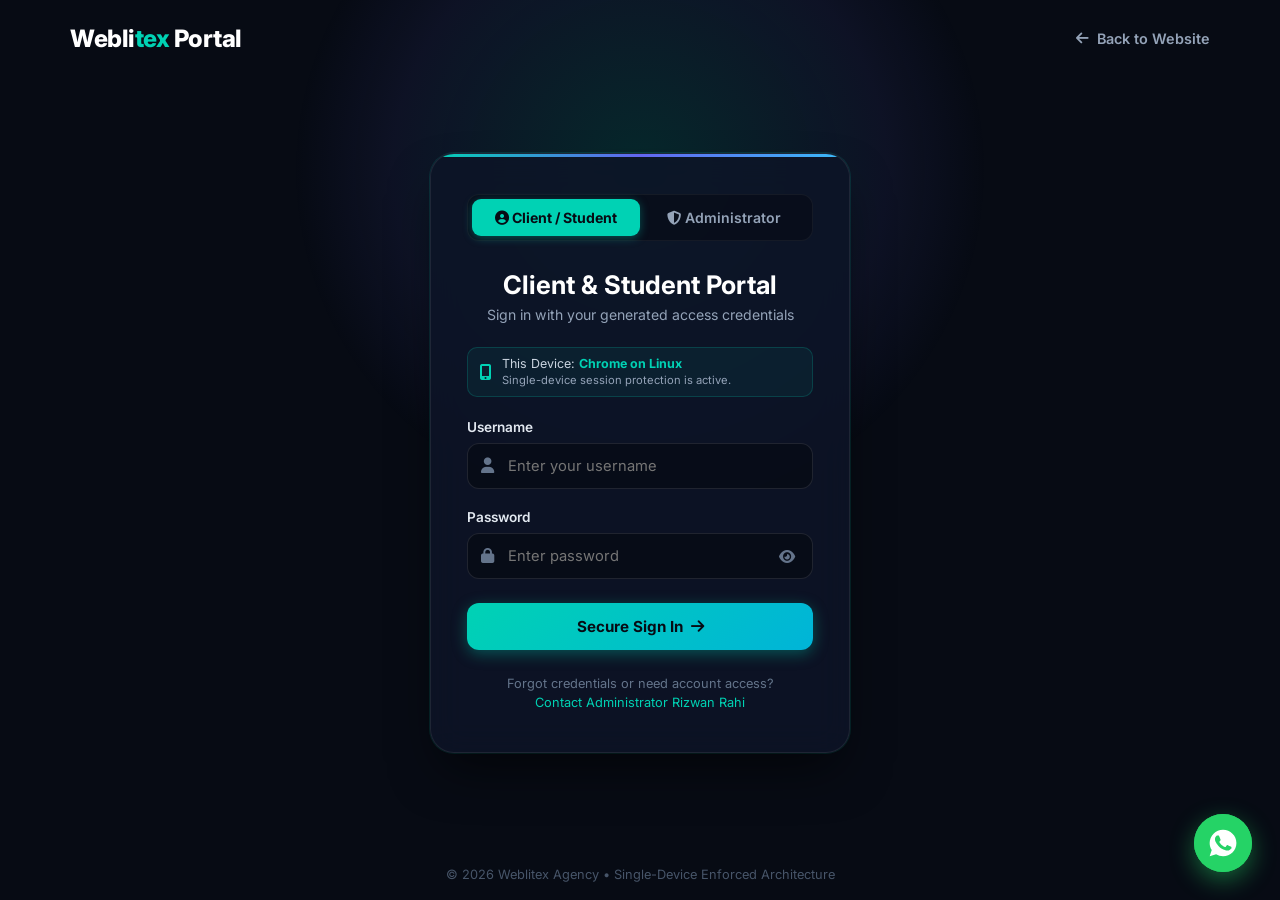
<file: login.html>
<!DOCTYPE html>
<html lang="en">
<head>
  <meta charset="UTF-8">
  <meta name="viewport" content="width=device-width, initial-scale=1.0">
  <title>Portal Access & Login — Weblitex</title>
  <meta name="description" content="Secure portal login for Weblitex clients, students and administrators with single-device protection.">
  
  <!-- Favicon & Brand Icons -->
  <link rel="icon" type="image/svg+xml" href="favicon.svg?v=2">
  <link rel="icon" type="image/png" sizes="32x32" href="favicon-32x32.png?v=2">
  <link rel="icon" type="image/png" sizes="16x16" href="favicon-16x16.png?v=2">
  <link rel="shortcut icon" href="favicon.ico?v=2">
  <link rel="apple-touch-icon" sizes="180x180" href="apple-touch-icon.png?v=2">
  <link rel="manifest" href="site.webmanifest">
  <meta name="theme-color" content="#0A0F1D">
  
  <!-- Google Fonts -->
  <link rel="preconnect" href="https://fonts.googleapis.com">
  <link rel="preconnect" href="https://fonts.gstatic.com" crossorigin>
  <link href="https://fonts.googleapis.com/css2?family=Outfit:wght@400;500;600;700;800&family=Inter:wght@400;500;600;700&display=swap" rel="stylesheet">
  
  <!-- FontAwesome -->
  <link rel="stylesheet" href="https://cdnjs.cloudflare.com/ajax/libs/font-awesome/6.4.0/css/all.min.css">
  
  <!-- Shared Style -->
  <link rel="stylesheet" href="style.css">

  <style>
    /* Dedicated Portal Login Aesthetic */
    body.login-body {
      background: #070B14;
      min-height: 100vh;
      display: flex;
      flex-direction: column;
      justify-content: space-between;
      font-family: 'Outfit', 'Inter', sans-serif;
      color: #FFFFFF;
      overflow-x: hidden;
      position: relative;
    }

    .login-bg-glow {
      position: fixed;
      top: -20%;
      left: 50%;
      transform: translateX(-50%);
      width: 700px;
      height: 700px;
      background: radial-gradient(circle, rgba(0, 210, 180, 0.15) 0%, rgba(99, 102, 241, 0.08) 50%, transparent 70%);
      pointer-events: none;
      z-index: 0;
    }

    .login-header-bar {
      position: relative;
      z-index: 10;
      padding: 24px 30px;
      display: flex;
      justify-content: space-between;
      align-items: center;
      max-width: 1200px;
      margin: 0 auto;
      width: 100%;
    }

    .login-header-logo {
      font-size: 1.5rem;
      font-weight: 800;
      color: #FFF;
      text-decoration: none;
      letter-spacing: -0.5px;
    }
    .login-header-logo span {
      color: #00D2B4;
    }

    .btn-back-home {
      display: inline-flex;
      align-items: center;
      gap: 8px;
      color: #94A3B8;
      text-decoration: none;
      font-size: 0.9rem;
      font-weight: 600;
      transition: color 0.25s ease;
    }
    .btn-back-home:hover {
      color: #00D2B4;
    }

    .login-wrapper {
      position: relative;
      z-index: 10;
      width: 100%;
      max-width: 460px;
      margin: 20px auto 40px;
      padding: 0 20px;
    }

    .login-card {
      background: rgba(13, 21, 39, 0.85);
      backdrop-filter: blur(16px);
      -webkit-backdrop-filter: blur(16px);
      border: 1px solid rgba(255, 255, 255, 0.08);
      border-radius: 24px;
      padding: 40px 36px;
      box-shadow: 0 25px 50px -12px rgba(0, 0, 0, 0.6), 0 0 0 1px rgba(0, 210, 180, 0.15);
      position: relative;
      overflow: hidden;
    }

    .login-card::before {
      content: '';
      position: absolute;
      top: 0;
      left: 0;
      right: 0;
      height: 3px;
      background: linear-gradient(90deg, #00D2B4, #6366F1, #38BDF8);
    }

    .login-tabs {
      display: flex;
      background: rgba(7, 11, 20, 0.6);
      padding: 4px;
      border-radius: 12px;
      margin-bottom: 28px;
      border: 1px solid rgba(255, 255, 255, 0.05);
    }

    .login-tab {
      flex: 1;
      padding: 10px 14px;
      text-align: center;
      font-size: 0.88rem;
      font-weight: 600;
      color: #94A3B8;
      border-radius: 9px;
      cursor: pointer;
      transition: all 0.25s ease;
      border: none;
      background: transparent;
    }

    .login-tab.active {
      background: #00D2B4;
      color: #070B14;
      font-weight: 700;
      box-shadow: 0 2px 10px rgba(0, 210, 180, 0.35);
    }

    .login-title-box {
      text-align: center;
      margin-bottom: 24px;
    }

    .login-title-box h2 {
      font-size: 1.6rem;
      font-weight: 700;
      color: #FFF;
      margin-bottom: 6px;
    }

    .login-title-box p {
      color: #94A3B8;
      font-size: 0.88rem;
    }

    /* Device Security Chip */
    .device-chip {
      background: rgba(0, 210, 180, 0.06);
      border: 1px solid rgba(0, 210, 180, 0.2);
      border-radius: 10px;
      padding: 8px 12px;
      display: flex;
      align-items: center;
      gap: 10px;
      margin-bottom: 22px;
      font-size: 0.78rem;
      color: #00D2B4;
    }
    .device-chip i {
      font-size: 1rem;
    }
    .device-chip .chip-text {
      color: #CBD5E1;
      line-height: 1.3;
    }
    .device-chip strong {
      color: #00D2B4;
    }

    .form-group-login {
      margin-bottom: 20px;
    }

    .form-group-login label {
      display: block;
      margin-bottom: 8px;
      font-size: 0.85rem;
      font-weight: 600;
      color: #E2E8F0;
    }

    .input-icon-wrap {
      position: relative;
    }

    .input-icon-wrap i.prefix-icon {
      position: absolute;
      left: 14px;
      top: 50%;
      transform: translateY(-50%);
      color: #64748B;
      font-size: 0.95rem;
      transition: color 0.25s;
    }

    .input-icon-wrap input {
      width: 100%;
      padding: 13px 42px 13px 40px;
      background: rgba(7, 11, 20, 0.7);
      border: 1px solid rgba(255, 255, 255, 0.1);
      border-radius: 12px;
      color: #FFF;
      font-size: 0.92rem;
      font-family: inherit;
      transition: all 0.25s ease;
      box-sizing: border-box;
    }

    .input-icon-wrap input:focus {
      outline: none;
      border-color: #00D2B4;
      box-shadow: 0 0 0 3px rgba(0, 210, 180, 0.18);
    }
    .input-icon-wrap input:focus + i.prefix-icon {
      color: #00D2B4;
    }

    .toggle-pwd-btn {
      position: absolute;
      right: 14px;
      top: 50%;
      transform: translateY(-50%);
      background: none;
      border: none;
      color: #64748B;
      cursor: pointer;
      font-size: 0.9rem;
      padding: 4px;
    }
    .toggle-pwd-btn:hover {
      color: #E2E8F0;
    }

    .btn-login-submit {
      width: 100%;
      padding: 14px;
      background: linear-gradient(135deg, #00D2B4 0%, #00B4D8 100%);
      border: none;
      border-radius: 12px;
      color: #070B14;
      font-size: 0.95rem;
      font-weight: 700;
      cursor: pointer;
      transition: all 0.25s ease;
      box-shadow: 0 4px 15px rgba(0, 210, 180, 0.35);
      display: flex;
      justify-content: center;
      align-items: center;
      gap: 8px;
      margin-top: 24px;
    }

    .btn-login-submit:hover {
      transform: translateY(-2px);
      box-shadow: 0 8px 25px rgba(0, 210, 180, 0.45);
    }

    .btn-login-submit:disabled {
      opacity: 0.6;
      cursor: not-allowed;
      transform: none;
    }

    #loginAlert {
      margin-top: 18px;
      padding: 12px 14px;
      border-radius: 10px;
      font-size: 0.85rem;
      line-height: 1.45;
      display: none;
    }

    #loginAlert.error {
      display: block;
      background: rgba(239, 68, 68, 0.1);
      border: 1px solid rgba(239, 68, 68, 0.3);
      color: #F87171;
    }

    #loginAlert.success {
      display: block;
      background: rgba(0, 210, 180, 0.1);
      border: 1px solid rgba(0, 210, 180, 0.3);
      color: #00D2B4;
    }

    .login-footer-hint {
      text-align: center;
      margin-top: 24px;
      font-size: 0.8rem;
      color: #64748B;
      line-height: 1.5;
    }

    .login-footer-hint a {
      color: #00D2B4;
      text-decoration: none;
    }
    .login-footer-hint a:hover {
      text-decoration: underline;
    }

    /* Admin Quick Tip Card */
    .admin-tip-box {
      margin-top: 18px;
      background: rgba(99, 102, 241, 0.08);
      border: 1px dashed rgba(99, 102, 241, 0.3);
      border-radius: 10px;
      padding: 12px 14px;
      font-size: 0.78rem;
      color: #A5B4FC;
      line-height: 1.4;
      display: none;
    }
  </style>
</head>
<body class="login-body">

  <div class="login-bg-glow"></div>

  <!-- Top Navigation Bar -->
  <header class="login-header-bar">
    <a href="index.html" class="login-header-logo">
      Webli<span>tex</span> Portal
    </a>
    <a href="index.html" class="btn-back-home">
      <i class="fas fa-arrow-left"></i> Back to Website
    </a>
  </header>

  <!-- Login Card Container -->
  <main class="login-wrapper">
    <div class="login-card">
      
      <!-- Role Switch Tabs -->
      <div class="login-tabs">
        <button type="button" class="login-tab active" id="tabUser" onclick="switchLoginRole('user')">
          <i class="fas fa-user-circle"></i> Client / Student
        </button>
        <button type="button" class="login-tab" id="tabAdmin" onclick="switchLoginRole('admin')">
          <i class="fas fa-shield-halved"></i> Administrator
        </button>
      </div>

      <!-- Header Content -->
      <div class="login-title-box">
        <h2 id="loginTitle">Client &amp; Student Portal</h2>
        <p id="loginSubtitle">Sign in with your generated access credentials</p>
      </div>

      <!-- Detected Device Chip -->
      <div class="device-chip">
        <i class="fas fa-mobile-screen-button"></i>
        <div class="chip-text">
          <span>This Device: <strong id="detectedDevName">Detecting...</strong></span><br>
          <span style="font-size:0.7rem; color:#94A3B8;">Single-device session protection is active.</span>
        </div>
      </div>

      <!-- Login Form -->
      <form id="portalLoginForm" onsubmit="handlePortalLogin(event)">
        
        <div class="form-group-login">
          <label for="usernameInput" id="labelUsername">Username</label>
          <div class="input-icon-wrap">
            <input type="text" id="usernameInput" required placeholder="Enter your username" autocomplete="username">
            <i class="fas fa-user prefix-icon"></i>
          </div>
        </div>

        <div class="form-group-login">
          <label for="passwordInput">Password</label>
          <div class="input-icon-wrap">
            <input type="password" id="passwordInput" required placeholder="Enter password" autocomplete="current-password">
            <i class="fas fa-lock prefix-icon"></i>
            <button type="button" class="toggle-pwd-btn" onclick="togglePasswordVisibility()" aria-label="Toggle password visibility">
              <i class="fas fa-eye" id="eyeIcon"></i>
            </button>
          </div>
        </div>

        <button type="submit" class="btn-login-submit" id="loginSubmitBtn">
          <span>Secure Sign In</span>
          <i class="fas fa-arrow-right"></i>
        </button>

        <div id="loginAlert"></div>

        <!-- Admin Quick Hint Box -->
        <div class="admin-tip-box" id="adminTipBox">
          <i class="fas fa-key"></i> <strong>Admin Credentials:</strong><br>
          Username: <code>admin</code> &bull; Password: <code>Admin@Weblitex2026</code>
        </div>
      </form>

      <div class="login-footer-hint">
        <span>Forgot credentials or need account access?</span><br>
        <a href="index.html#contact">Contact Administrator Rizwan Rahi</a>
      </div>

    </div>
  </main>

  <footer style="text-align:center; padding:18px; font-size:0.8rem; color:#475569; position:relative; z-index:10;">
    &copy; 2026 Weblitex Agency &bull; Single-Device Enforced Architecture
  </footer>

  <!-- Auth Engine -->
  <script src="auth.js"></script>

  <script>
    let currentRole = 'user';

    document.addEventListener('DOMContentLoaded', () => {
      // 1. Show detected device
      const devName = window.WeblitexAuth ? window.WeblitexAuth.getDeviceReadableName() : 'Standard Browser';
      document.getElementById('detectedDevName').textContent = devName;

      // 2. Check if already logged in
      if (window.WeblitexAuth) {
        const check = window.WeblitexAuth.verifySession();
        if (check.valid) {
          if (check.session.role === 'admin') {
            window.location.href = 'admin.html';
          } else {
            window.location.href = 'portal.html';
          }
        }
      }

      // 3. Check for URL parameters (e.g. ?role=admin or ?alert=kickout)
      const urlParams = new URLSearchParams(window.location.search);
      if (urlParams.get('role') === 'admin') {
        switchLoginRole('admin');
      }
      if (urlParams.get('alert') === 'kickout') {
        showAlert('Your previous session was ended because this account logged in on another device.', 'error');
      }
    });

    function switchLoginRole(role) {
      currentRole = role;
      const tabUser = document.getElementById('tabUser');
      const tabAdmin = document.getElementById('tabAdmin');
      const title = document.getElementById('loginTitle');
      const subtitle = document.getElementById('loginSubtitle');
      const labelUser = document.getElementById('labelUsername');
      const usernameInput = document.getElementById('usernameInput');
      const adminTipBox = document.getElementById('adminTipBox');

      if (role === 'admin') {
        tabAdmin.classList.add('active');
        tabUser.classList.remove('active');
        title.innerHTML = '<i class="fas fa-shield-halved" style="color:#00D2B4"></i> Admin Control Room';
        subtitle.textContent = 'Manage client accounts, generate profiles & WhatsApp templates';
        labelUser.textContent = 'Administrator Username';
        usernameInput.placeholder = 'e.g. admin';
        adminTipBox.style.display = 'block';
      } else {
        tabUser.classList.add('active');
        tabAdmin.classList.remove('active');
        title.textContent = 'Client & Student Portal';
        subtitle.textContent = 'Sign in with your generated access credentials';
        labelUser.textContent = 'Username';
        usernameInput.placeholder = 'Enter your username';
        adminTipBox.style.display = 'none';
      }
      hideAlert();
    }

    function togglePasswordVisibility() {
      const pwd = document.getElementById('passwordInput');
      const icon = document.getElementById('eyeIcon');
      if (pwd.type === 'password') {
        pwd.type = 'text';
        icon.classList.remove('fa-eye');
        icon.classList.add('fa-eye-slash');
      } else {
        pwd.type = 'password';
        icon.classList.remove('fa-eye-slash');
        icon.classList.add('fa-eye');
      }
    }

    function showAlert(msg, type = 'error') {
      const el = document.getElementById('loginAlert');
      el.textContent = msg;
      el.className = type;
      el.style.display = 'block';
    }

    function hideAlert() {
      const el = document.getElementById('loginAlert');
      el.style.display = 'none';
    }

    function handlePortalLogin(e) {
      e.preventDefault();
      const username = document.getElementById('usernameInput').value;
      const password = document.getElementById('passwordInput').value;
      const btn = document.getElementById('loginSubmitBtn');

      btn.disabled = true;
      btn.innerHTML = '<i class="fas fa-circle-notch fa-spin"></i> Verifying credentials...';
      hideAlert();

      setTimeout(() => {
        const result = window.WeblitexAuth.login(username, password);
        if (result.success) {
          showAlert('Login verified! Launching portal...', 'success');
          setTimeout(() => {
            window.location.href = result.redirect;
          }, 600);
        } else {
          showAlert(result.message, 'error');
          btn.disabled = false;
          btn.innerHTML = '<span>Secure Sign In</span> <i class="fas fa-arrow-right"></i>';
        }
      }, 500);
    }
  </script>
  <!-- Sticky WhatsApp Floating Button (B10) -->
  <a href="https://wa.me/923122412719" class="whatsapp-float-btn" target="_blank" rel="noopener" aria-label="Chat with Weblitex on WhatsApp">
    <div class="whatsapp-float-pulse"></div>
    <svg viewBox="0 0 24 24">
      <path d="M12.031 2C6.5 2 2 6.5 2 12.031c0 1.948.563 3.766 1.547 5.312L2 22l4.828-1.516A9.972 9.972 0 0 0 12.03 22c5.532 0 10.032-4.5 10.032-10.031S17.563 2 12.031 2zm5.782 14.281c-.25.688-1.453 1.328-2.016 1.391-.531.063-1.219.094-3.562-.875-2.985-1.234-4.907-4.281-5.063-4.484-.14-.203-1.203-1.61-1.203-3.063 0-1.453.766-2.172 1.031-2.469.281-.297.609-.375.813-.375.203 0 .406.016.594.016.203 0 .469-.078.734.563.266.64.906 2.219.984 2.375.078.156.125.344.031.547-.078.203-.125.328-.266.484-.14.156-.297.344-.422.469-.14.14-.297.313-.125.609.172.297.766 1.266 1.641 2.047 1.125 1.016 2.078 1.328 2.375 1.484.297.14.469.125.64-.078.172-.203.734-.859.938-1.156.203-.297.406-.25.688-.14.281.109 1.781.844 2.094 1 .313.156.516.234.594.359.078.14.078.797-.172 1.484z"/>
    </svg>
    <span class="whatsapp-tooltip">Chat on WhatsApp</span>
  </a>
</body>
</html>
</file>
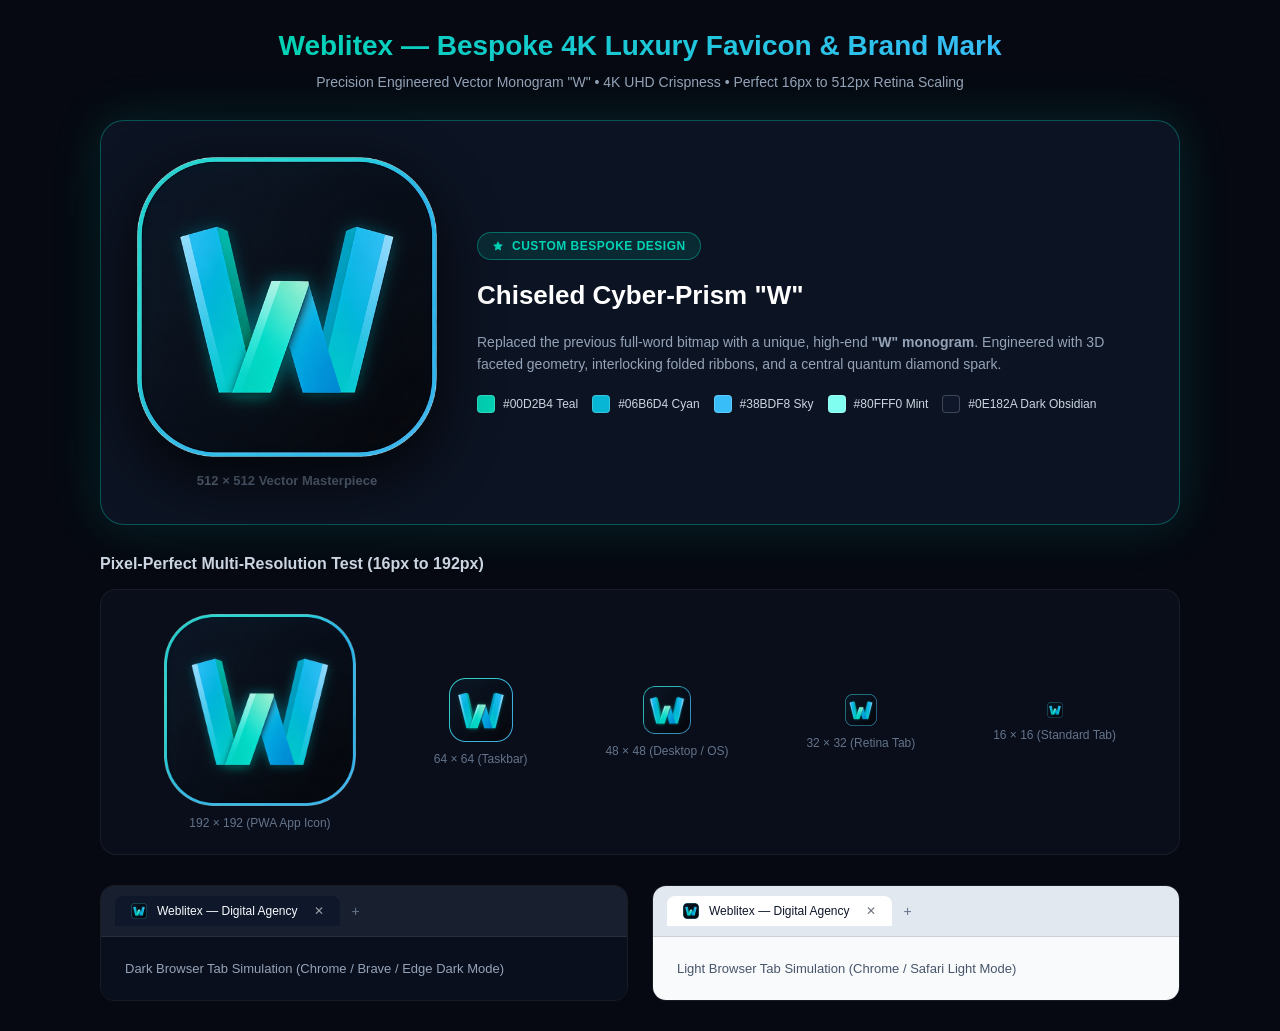
<file: master_preview.html>
<!DOCTYPE html>
<html lang="en">
<head>
<meta charset="UTF-8">
<title>Weblitex Master Favicon Preview</title>
<style>
  * { box-sizing: border-box; margin: 0; padding: 0; font-family: 'Plus Jakarta Sans', -apple-system, sans-serif; }
  body {
    background: #060911;
    color: #F8FAFC;
    padding: 30px 20px;
    display: flex;
    flex-direction: column;
    align-items: center;
    gap: 30px;
  }
  h1 {
    font-size: 28px;
    background: linear-gradient(90deg, #00D2B4, #38BDF8);
    -webkit-background-clip: text;
    -webkit-text-fill-color: transparent;
    text-align: center;
  }
  p.sub {
    color: #94A3B8;
    font-size: 14px;
    margin-top: -18px;
    text-align: center;
  }
  .main-showcase {
    display: flex;
    gap: 40px;
    max-width: 1080px;
    width: 100%;
    background: #0C1322;
    border: 1px solid rgba(0, 210, 180, 0.35);
    border-radius: 24px;
    padding: 36px;
    box-shadow: 0 0 50px rgba(0, 210, 180, 0.15);
  }
  .large-preview {
    display: flex;
    flex-direction: column;
    align-items: center;
    gap: 16px;
  }
  .svg-box-512 {
    width: 300px;
    height: 300px;
    filter: drop-shadow(0 20px 30px rgba(0,0,0,0.8));
  }
  .svg-box-512 img {
    width: 100%;
    height: 100%;
  }
  .preview-details {
    flex: 1;
    display: flex;
    flex-direction: column;
    gap: 20px;
    justify-content: center;
  }
  .title-tag {
    display: inline-flex;
    align-items: center;
    gap: 8px;
    background: rgba(0, 210, 180, 0.12);
    border: 1px solid rgba(0, 210, 180, 0.4);
    color: #00D2B4;
    padding: 6px 14px;
    border-radius: 99px;
    font-size: 12px;
    font-weight: 700;
    letter-spacing: 0.5px;
    width: fit-content;
  }
  h2 {
    font-size: 26px;
    color: #FFFFFF;
  }
  p.desc {
    color: #94A3B8;
    font-size: 14px;
    line-height: 1.6;
  }
  .palette {
    display: flex;
    flex-wrap: wrap;
    gap: 14px;
    align-items: center;
  }
  .color-swatch {
    display: flex;
    align-items: center;
    gap: 8px;
    font-size: 12px;
    color: #CBD5E1;
  }
  .dot {
    width: 18px;
    height: 18px;
    border-radius: 4px;
    border: 1px solid rgba(255,255,255,0.2);
  }

  /* Favicon Sizes Test Matrix */
  .sizes-section {
    max-width: 1080px;
    width: 100%;
    display: flex;
    flex-direction: column;
    gap: 16px;
  }
  .sizes-section h3 {
    font-size: 16px;
    color: #CBD5E1;
  }
  .sizes-row {
    display: flex;
    align-items: center;
    justify-content: space-around;
    background: #090E1A;
    border: 1px solid rgba(255,255,255,0.06);
    border-radius: 16px;
    padding: 24px;
  }
  .size-cell {
    display: flex;
    flex-direction: column;
    align-items: center;
    gap: 10px;
  }
  .size-cell img {
    image-rendering: -webkit-optimize-contrast;
  }
  .size-cell span {
    font-size: 12px;
    color: #64748B;
  }

  /* Browser Tabs Simulation */
  .tabs-comparison {
    max-width: 1080px;
    width: 100%;
    display: grid;
    grid-template-columns: 1fr 1fr;
    gap: 24px;
  }
  .tab-card {
    border-radius: 14px;
    overflow: hidden;
    border: 1px solid rgba(255,255,255,0.08);
  }
  .tab-header-dark {
    background: #182030;
    padding: 10px 14px;
    display: flex;
    align-items: center;
    gap: 12px;
    border-bottom: 1px solid rgba(255,255,255,0.06);
  }
  .tab-header-light {
    background: #E2E8F0;
    padding: 10px 14px;
    display: flex;
    align-items: center;
    gap: 12px;
    border-bottom: 1px solid rgba(0,0,0,0.1);
  }
  .tab-item-active-dark {
    background: #0F172A;
    padding: 7px 16px;
    border-radius: 8px 8px 0 0;
    display: flex;
    align-items: center;
    gap: 10px;
    font-size: 12px;
    color: #F8FAFC;
    font-weight: 500;
  }
  .tab-item-active-light {
    background: #FFFFFF;
    padding: 7px 16px;
    border-radius: 8px 8px 0 0;
    display: flex;
    align-items: center;
    gap: 10px;
    font-size: 12px;
    color: #0F172A;
    font-weight: 500;
  }
  .tab-content {
    background: #0A0F1D;
    padding: 24px;
    font-size: 13px;
    color: #94A3B8;
  }
  .tab-content.light {
    background: #F8FAFC;
    color: #475569;
  }
</style>
</head>
<body>

  <h1>Weblitex — Bespoke 4K Luxury Favicon & Brand Mark</h1>
  <p class="sub">Precision Engineered Vector Monogram "W" • 4K UHD Crispness • Perfect 16px to 512px Retina Scaling</p>

  <!-- MAIN SHOWCASE HERO -->
  <div class="main-showcase">
    <div class="large-preview">
      <div class="svg-box-512">
        <img src="favicon.svg" alt="Weblitex 4K Favicon Master">
      </div>
      <span style="font-size: 13px; color: #64748B; font-weight: 600;">512 × 512 Vector Masterpiece</span>
    </div>

    <div class="preview-details">
      <div class="title-tag">
        <svg width="12" height="12" viewBox="0 0 24 24" fill="currentColor"><path d="M12 2l3.09 6.26L22 9.27l-5 4.87 1.18 6.88L12 17.77l-6.18 3.25L7 14.14 2 9.27l6.91-1.01L12 2z"/></svg>
        <span>CUSTOM BESPOKE DESIGN</span>
      </div>
      <h2>Chiseled Cyber-Prism "W"</h2>
      <p class="desc">
        Replaced the previous full-word bitmap with a unique, high-end <b>"W" monogram</b>. 
        Engineered with 3D faceted geometry, interlocking folded ribbons, and a central quantum diamond spark.
      </p>

      <div class="palette">
        <div class="color-swatch">
          <div class="dot" style="background: #00D2B4;"></div>
          <span>#00D2B4 Teal</span>
        </div>
        <div class="color-swatch">
          <div class="dot" style="background: #06B6D4;"></div>
          <span>#06B6D4 Cyan</span>
        </div>
        <div class="color-swatch">
          <div class="dot" style="background: #38BDF8;"></div>
          <span>#38BDF8 Sky</span>
        </div>
        <div class="color-swatch">
          <div class="dot" style="background: #80FFF0;"></div>
          <span>#80FFF0 Mint</span>
        </div>
        <div class="color-swatch">
          <div class="dot" style="background: #0E182A;"></div>
          <span>#0E182A Dark Obsidian</span>
        </div>
      </div>
    </div>
  </div>

  <!-- SIZES TEST MATRIX -->
  <div class="sizes-section">
    <h3>Pixel-Perfect Multi-Resolution Test (16px to 192px)</h3>
    <div class="sizes-row">
      <div class="size-cell">
        <img src="favicon.svg" width="192" height="192" alt="192px">
        <span>192 × 192 (PWA App Icon)</span>
      </div>

      <div class="size-cell">
        <img src="favicon.svg" width="64" height="64" alt="64px">
        <span>64 × 64 (Taskbar)</span>
      </div>

      <div class="size-cell">
        <img src="favicon.svg" width="48" height="48" alt="48px">
        <span>48 × 48 (Desktop / OS)</span>
      </div>

      <div class="size-cell">
        <img src="favicon.svg" width="32" height="32" alt="32px">
        <span>32 × 32 (Retina Tab)</span>
      </div>

      <div class="size-cell">
        <img src="favicon.svg" width="16" height="16" alt="16px">
        <span>16 × 16 (Standard Tab)</span>
      </div>
    </div>
  </div>

  <!-- BROWSER TABS COMPARISON -->
  <div class="tabs-comparison">
    <!-- Dark Mode Tab -->
    <div class="tab-card">
      <div class="tab-header-dark">
        <div class="tab-item-active-dark">
          <img src="favicon.svg" width="16" height="16" alt="Favicon">
          <span>Weblitex — Digital Agency</span>
          <span style="opacity: 0.6; margin-left: 6px;">✕</span>
        </div>
        <span style="color: #64748B; font-size: 14px;">+</span>
      </div>
      <div class="tab-content">
        Dark Browser Tab Simulation (Chrome / Brave / Edge Dark Mode)
      </div>
    </div>

    <!-- Light Mode Tab -->
    <div class="tab-card">
      <div class="tab-header-light">
        <div class="tab-item-active-light">
          <img src="favicon.svg" width="16" height="16" alt="Favicon">
          <span>Weblitex — Digital Agency</span>
          <span style="opacity: 0.6; margin-left: 6px;">✕</span>
        </div>
        <span style="color: #64748B; font-size: 14px;">+</span>
      </div>
      <div class="tab-content light">
        Light Browser Tab Simulation (Chrome / Safari Light Mode)
      </div>
    </div>
  </div>

</body>
</html>
</file>
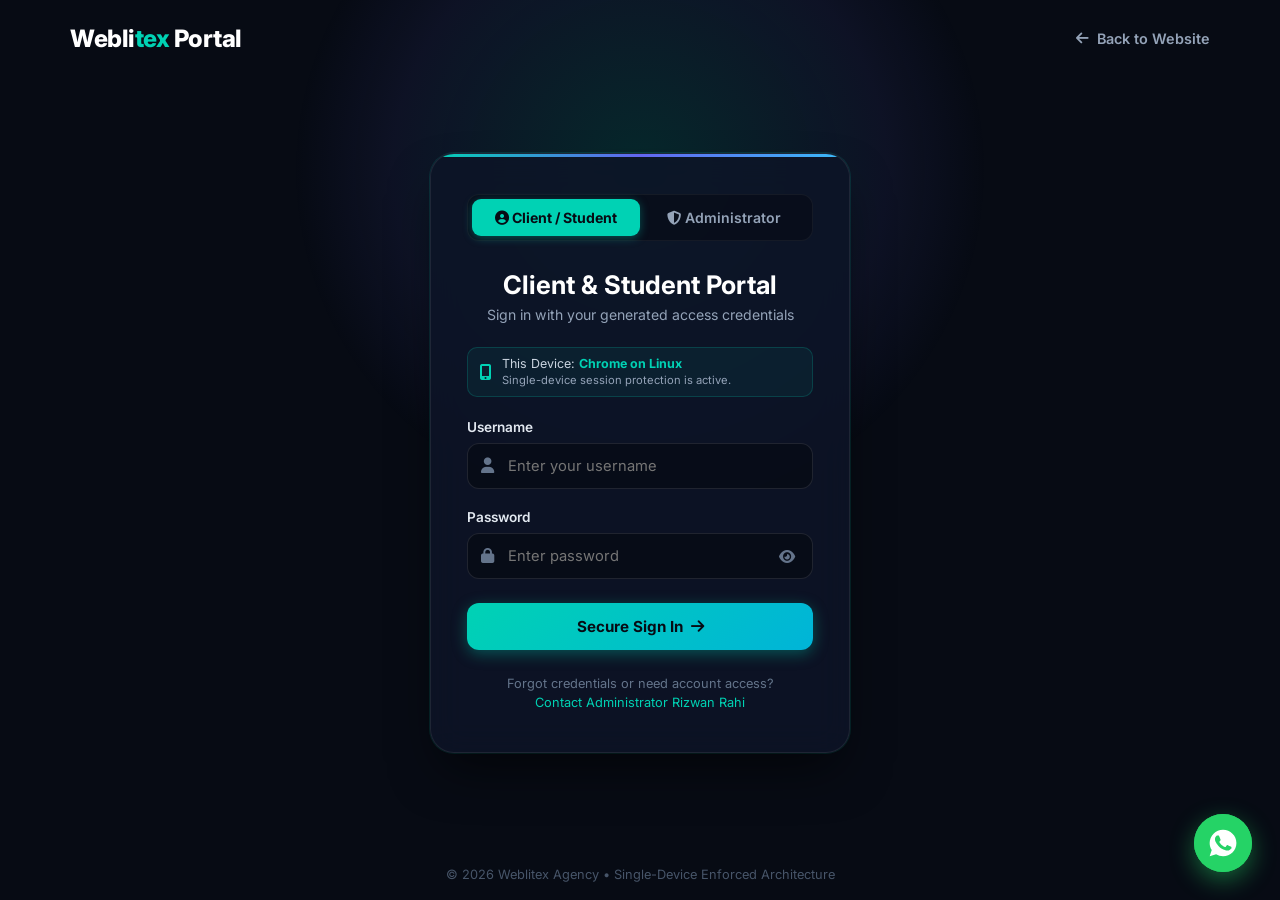
<file: portal.html>
<!DOCTYPE html>
<html lang="en">
<head>
  <meta charset="UTF-8">
  <meta name="viewport" content="width=device-width, initial-scale=1.0">
  <title>Client &amp; Student Portal — Weblitex</title>
  
  <!-- Favicon & Brand Icons -->
  <link rel="icon" type="image/svg+xml" href="favicon.svg?v=2">
  <link rel="icon" type="image/png" sizes="32x32" href="favicon-32x32.png?v=2">
  <link rel="icon" type="image/png" sizes="16x16" href="favicon-16x16.png?v=2">
  <link rel="shortcut icon" href="favicon.ico?v=2">
  <link rel="apple-touch-icon" sizes="180x180" href="apple-touch-icon.png?v=2">
  <link rel="manifest" href="site.webmanifest">
  <meta name="theme-color" content="#0A0F1D">
  
  <!-- Fonts -->
  <link rel="preconnect" href="https://fonts.googleapis.com">
  <link rel="preconnect" href="https://fonts.gstatic.com" crossorigin>
  <link href="https://fonts.googleapis.com/css2?family=Outfit:wght@400;500;600;700;800&family=Inter:wght@400;500;600;700&display=swap" rel="stylesheet">
  
  <!-- FontAwesome -->
  <link rel="stylesheet" href="https://cdnjs.cloudflare.com/ajax/libs/font-awesome/6.4.0/css/all.min.css">
  
  <!-- Shared CSS -->
  <link rel="stylesheet" href="style.css">

  <style>
    :root {
      --portal-bg: #070B14;
      --portal-card: #0D1527;
      --portal-card-border: rgba(255, 255, 255, 0.08);
      --portal-accent: #00D2B4;
    }

    body.portal-body {
      background-color: var(--portal-bg);
      color: #FFFFFF;
      font-family: 'Outfit', 'Inter', sans-serif;
      min-height: 100vh;
      display: flex;
      flex-direction: column;
    }

    .portal-nav {
      background: rgba(13, 21, 39, 0.9);
      backdrop-filter: blur(14px);
      -webkit-backdrop-filter: blur(14px);
      border-bottom: 1px solid var(--portal-card-border);
      position: sticky;
      top: 0;
      z-index: 100;
      padding: 16px 28px;
      display: flex;
      justify-content: space-between;
      align-items: center;
    }

    .portal-logo {
      font-size: 1.4rem;
      font-weight: 800;
      color: #FFF;
      text-decoration: none;
    }
    .portal-logo span {
      color: var(--portal-accent);
    }

    .portal-user-badge {
      display: flex;
      align-items: center;
      gap: 12px;
    }
    .portal-avatar {
      width: 36px;
      height: 36px;
      border-radius: 50%;
      background: linear-gradient(135deg, #00D2B4, #38BDF8);
      color: #070B14;
      display: flex;
      align-items: center;
      justify-content: center;
      font-weight: 800;
      font-size: 0.9rem;
    }

    .btn-portal-logout {
      background: rgba(239, 68, 68, 0.15);
      border: 1px solid rgba(239, 68, 68, 0.3);
      color: #F87171;
      padding: 8px 16px;
      border-radius: 8px;
      font-size: 0.85rem;
      font-weight: 700;
      cursor: pointer;
      display: inline-flex;
      align-items: center;
      gap: 6px;
      transition: all 0.2s;
    }
    .btn-portal-logout:hover {
      background: rgba(239, 68, 68, 0.25);
      color: #FFF;
    }

    .portal-container {
      max-width: 1180px;
      width: 100%;
      margin: 0 auto;
      padding: 32px 20px;
      flex: 1;
    }

    /* Welcome Banner */
    .portal-welcome-card {
      background: linear-gradient(135deg, rgba(13, 21, 39, 0.9) 0%, rgba(19, 30, 56, 0.8) 100%);
      border: 1px solid rgba(0, 210, 180, 0.25);
      border-radius: 20px;
      padding: 32px;
      margin-bottom: 28px;
      box-shadow: 0 15px 40px rgba(0, 0, 0, 0.4);
      display: flex;
      justify-content: space-between;
      align-items: center;
      flex-wrap: wrap;
      gap: 20px;
    }

    .welcome-text h1 {
      font-size: 1.8rem;
      font-weight: 800;
      color: #FFF;
      margin-bottom: 6px;
    }
    .welcome-text h1 span {
      color: var(--portal-accent);
    }
    .welcome-text p {
      color: #94A3B8;
      font-size: 0.95rem;
    }

    .role-badge-large {
      background: rgba(0, 210, 180, 0.12);
      border: 1px solid var(--portal-accent);
      color: var(--portal-accent);
      padding: 8px 18px;
      border-radius: 30px;
      font-size: 0.85rem;
      font-weight: 700;
      text-transform: uppercase;
      letter-spacing: 0.5px;
      display: inline-flex;
      align-items: center;
      gap: 8px;
    }

    /* Security Status Bar */
    .security-status-bar {
      background: rgba(52, 211, 153, 0.08);
      border: 1px solid rgba(52, 211, 153, 0.25);
      border-radius: 12px;
      padding: 14px 20px;
      display: flex;
      align-items: center;
      justify-content: space-between;
      margin-bottom: 28px;
      flex-wrap: wrap;
      gap: 12px;
    }
    .security-info {
      display: flex;
      align-items: center;
      gap: 12px;
      font-size: 0.88rem;
      color: #CBD5E1;
    }
    .security-info i {
      color: #34D399;
      font-size: 1.2rem;
    }
    .security-info strong {
      color: #34D399;
    }

    /* Portal Content Sections */
    .portal-grid-2 {
      display: grid;
      grid-template-columns: 2fr 1fr;
      gap: 24px;
    }
    @media (max-width: 900px) {
      .portal-grid-2 {
        grid-template-columns: 1fr;
      }
    }

    .card-box {
      background: var(--portal-card);
      border: 1px solid var(--portal-card-border);
      border-radius: 18px;
      padding: 24px;
      box-shadow: 0 10px 30px rgba(0, 0, 0, 0.35);
      margin-bottom: 24px;
    }
    .card-box h2 {
      font-size: 1.2rem;
      font-weight: 700;
      color: #FFF;
      margin-bottom: 18px;
      display: flex;
      align-items: center;
      gap: 10px;
      border-bottom: 1px solid var(--portal-card-border);
      padding-bottom: 12px;
    }
    .card-box h2 i {
      color: var(--portal-accent);
    }

    .project-milestone-item {
      display: flex;
      align-items: flex-start;
      gap: 14px;
      padding: 14px;
      background: rgba(255, 255, 255, 0.02);
      border: 1px solid rgba(255, 255, 255, 0.05);
      border-radius: 12px;
      margin-bottom: 12px;
    }
    .milestone-icon {
      width: 36px;
      height: 36px;
      border-radius: 10px;
      background: rgba(0, 210, 180, 0.1);
      color: var(--portal-accent);
      display: flex;
      align-items: center;
      justify-content: center;
      font-size: 1rem;
      flex-shrink: 0;
    }
    .milestone-details h4 {
      font-size: 0.95rem;
      font-weight: 700;
      color: #FFF;
      margin-bottom: 4px;
    }
    .milestone-details p {
      font-size: 0.82rem;
      color: #94A3B8;
      line-height: 1.4;
    }

    .profile-meta-list {
      list-style: none;
    }
    .profile-meta-list li {
      display: flex;
      justify-content: space-between;
      padding: 11px 0;
      border-bottom: 1px solid rgba(255, 255, 255, 0.04);
      font-size: 0.88rem;
    }
    .profile-meta-list li:last-child {
      border-bottom: none;
    }
    .meta-label {
      color: #94A3B8;
    }
    .meta-value {
      font-weight: 600;
      color: #FFF;
    }

    .btn-wa-support {
      width: 100%;
      background: #25D366;
      color: #070B14;
      border: none;
      padding: 13px;
      border-radius: 10px;
      font-weight: 800;
      font-size: 0.92rem;
      cursor: pointer;
      display: flex;
      align-items: center;
      justify-content: center;
      gap: 8px;
      text-decoration: none;
      transition: all 0.2s;
      margin-top: 14px;
    }
    .btn-wa-support:hover {
      background: #20BA5A;
      transform: translateY(-2px);
    }
  </style>
</head>
<body class="portal-body">

  <!-- Top Navbar -->
  <nav class="portal-nav">
    <a href="index.html" class="portal-logo">
      Webli<span>tex</span> Portal
    </a>
    
    <div class="portal-user-badge">
      <div class="portal-avatar" id="avatarLetter">U</div>
      <div style="text-align:right;">
        <strong id="topBarName" style="font-size:0.9rem; display:block;">User</strong>
        <span id="topBarUsername" style="font-size:0.75rem; color:#94A3B8;">@username</span>
      </div>
      <button onclick="handleUserLogout()" class="btn-portal-logout" title="Sign Out">
        <i class="fas fa-sign-out-alt"></i> Logout
      </button>
    </div>
  </nav>

  <!-- Main Container -->
  <main class="portal-container">
    
    <!-- Welcome Header -->
    <section class="portal-welcome-card">
      <div class="welcome-text">
        <h1>Welcome, <span id="welcomeUserName">Client</span>!</h1>
        <p>Your dedicated Weblitex digital workspace and deliverables hub.</p>
      </div>
      <div class="role-badge-large" id="badgeRole">
        <i class="fas fa-shield-halved"></i>
        <span id="roleText">Client Portal</span>
      </div>
    </section>

    <!-- Strict Single-Device Status Indicator -->
    <section class="security-status-bar">
      <div class="security-info">
        <i class="fas fa-circle-check"></i>
        <div>
          <span>Security Protocol: <strong>Single-Device Protected</strong></span><br>
          <span style="font-size:0.78rem; color:#94A3B8;">This session is bound to your current device: <span id="currentDeviceLabel" style="color:#FFF;">Detecting...</span></span>
        </div>
      </div>
      <div style="font-size:0.75rem; color:#94A3B8; background:rgba(0,0,0,0.3); padding:4px 10px; border-radius:6px;">
        <i class="fas fa-lock"></i> Auto Lockout Active
      </div>
    </section>

    <!-- Content Grid -->
    <div class="portal-grid-2">
      
      <!-- Col 1: Active Roadmaps & Deliverables -->
      <div>
        <div class="card-box">
          <h2><i class="fas fa-layer-group"></i> Active Project &amp; Services Hub</h2>
          
          <div class="project-milestone-item">
            <div class="milestone-icon"><i class="fas fa-code"></i></div>
            <div class="milestone-details">
              <h4>Custom Web Architecture &amp; High-Speed Deployment</h4>
              <p>Your bespoke development environment has been deployed on high-speed cloud edge servers with 99.9% uptime.</p>
            </div>
          </div>

          <div class="project-milestone-item">
            <div class="milestone-icon"><i class="fas fa-lock"></i></div>
            <div class="milestone-details">
              <h4>Single-Device Hardened Authentication</h4>
              <p>Real-time session lock active. If any other device attempts login, this device triggers auto-protection.</p>
            </div>
          </div>

          <div class="project-milestone-item">
            <div class="milestone-icon"><i class="fas fa-headset"></i></div>
            <div class="milestone-details">
              <h4>Dedicated Lead Engineer Consultation</h4>
              <p>Direct priority WhatsApp &amp; Concierge engineering support with Rizwan Rahi.</p>
            </div>
          </div>
        </div>

        <div class="card-box">
          <h2><i class="fas fa-bell"></i> Official Announcements</h2>
          <p style="font-size:0.88rem; color:#CBD5E1; line-height:1.6;">
            Welcome to the new Weblitex unified portal! All project updates, invoices, and course materials are synchronized here. For assistance or device change requests, reach out directly to your account administrator.
          </p>
        </div>
      </div>

      <!-- Col 2: Profile Overview & Support -->
      <div>
        <div class="card-box">
          <h2><i class="fas fa-id-card"></i> Account Details</h2>
          <ul class="profile-meta-list">
            <li>
              <span class="meta-label">Full Name</span>
              <span class="meta-value" id="metaFullName">—</span>
            </li>
            <li>
              <span class="meta-label">Username</span>
              <span class="meta-value" style="color:#38BDF8;" id="metaUsername">—</span>
            </li>
            <li>
              <span class="meta-label">Phone / WA</span>
              <span class="meta-value" id="metaPhone">—</span>
            </li>
            <li>
              <span class="meta-label">Email</span>
              <span class="meta-value" id="metaEmail">—</span>
            </li>
            <li>
              <span class="meta-label">Account Status</span>
              <span class="meta-value" style="color:#00D2B4;"><i class="fas fa-check-circle"></i> Active</span>
            </li>
          </ul>
        </div>

        <div class="card-box" style="text-align:center;">
          <h2 style="justify-content:center;"><i class="fab fa-whatsapp" style="color:#25D366;"></i> Concierge Support</h2>
          <p style="font-size:0.84rem; color:#94A3B8; margin-bottom:12px;">
            Need to reset your device or discuss a project milestone? Talk directly with our senior agency lead on WhatsApp.
          </p>
          <a href="https://wa.me/923294590286?text=Hi%20Rizwan%2C%20I%20am%20logged%20into%20Weblitex%20Portal%20and%20need%20assistance." target="_blank" class="btn-wa-support">
            <i class="fab fa-whatsapp"></i> Chat on WhatsApp
          </a>
        </div>
      </div>

    </div>

  </main>

  <footer style="text-align:center; padding:20px; font-size:0.8rem; color:#475569;">
    &copy; 2026 Weblitex Agency &bull; Authenticated Single-Device Portal
  </footer>

  <!-- Auth Engine -->
  <script src="auth.js"></script>

  <script>
    document.addEventListener('DOMContentLoaded', () => {
      // 1. Strict Session Verification on Load
      verifyUserSession();

      // 2. Realtime Multi-Tab / Multi-Device Cross-Check
      window.addEventListener('storage', (e) => {
        if (e.key === 'weblitex_auth_db_v1' || e.key === 'weblitex_active_session') {
          verifyUserSession();
        }
      });

      // 3. Heartbeat check every 3 seconds for strict single-device protection
      setInterval(verifyUserSession, 3000);
    });

    function verifyUserSession() {
      if (!window.WeblitexAuth) return;

      const check = window.WeblitexAuth.verifySession();
      if (!check.valid) {
        if (check.reason === 'device_conflict') {
          alert('Security Alert: Your account was logged in from another device or reset by Admin. Single-device policy is strictly enforced. You have been logged out.');
          window.location.href = 'login.html?alert=kickout';
        } else {
          window.location.href = 'login.html';
        }
        return;
      }

      // If logged in as admin, redirect to admin dashboard
      if (check.session.role === 'admin') {
        window.location.href = 'admin.html';
        return;
      }

      // Populate user info
      const user = check.user;
      document.getElementById('welcomeUserName').textContent = user.name;
      document.getElementById('topBarName').textContent = user.name;
      document.getElementById('topBarUsername').textContent = '@' + user.username;
      document.getElementById('metaFullName').textContent = user.name;
      document.getElementById('metaUsername').textContent = user.username;
      document.getElementById('metaPhone').textContent = user.phone || 'Not provided';
      document.getElementById('metaEmail').textContent = user.email || 'Not provided';
      document.getElementById('roleText').textContent = user.role;

      const initials = user.name.split(' ').map(n => n[0]).join('').toUpperCase().substring(0, 2) || 'U';
      document.getElementById('avatarLetter').textContent = initials;

      const devName = window.WeblitexAuth.getDeviceReadableName();
      document.getElementById('currentDeviceLabel').textContent = devName;
    }

    function handleUserLogout() {
      window.WeblitexAuth.logout();
    }
  </script>
</body>
</html>
</file>
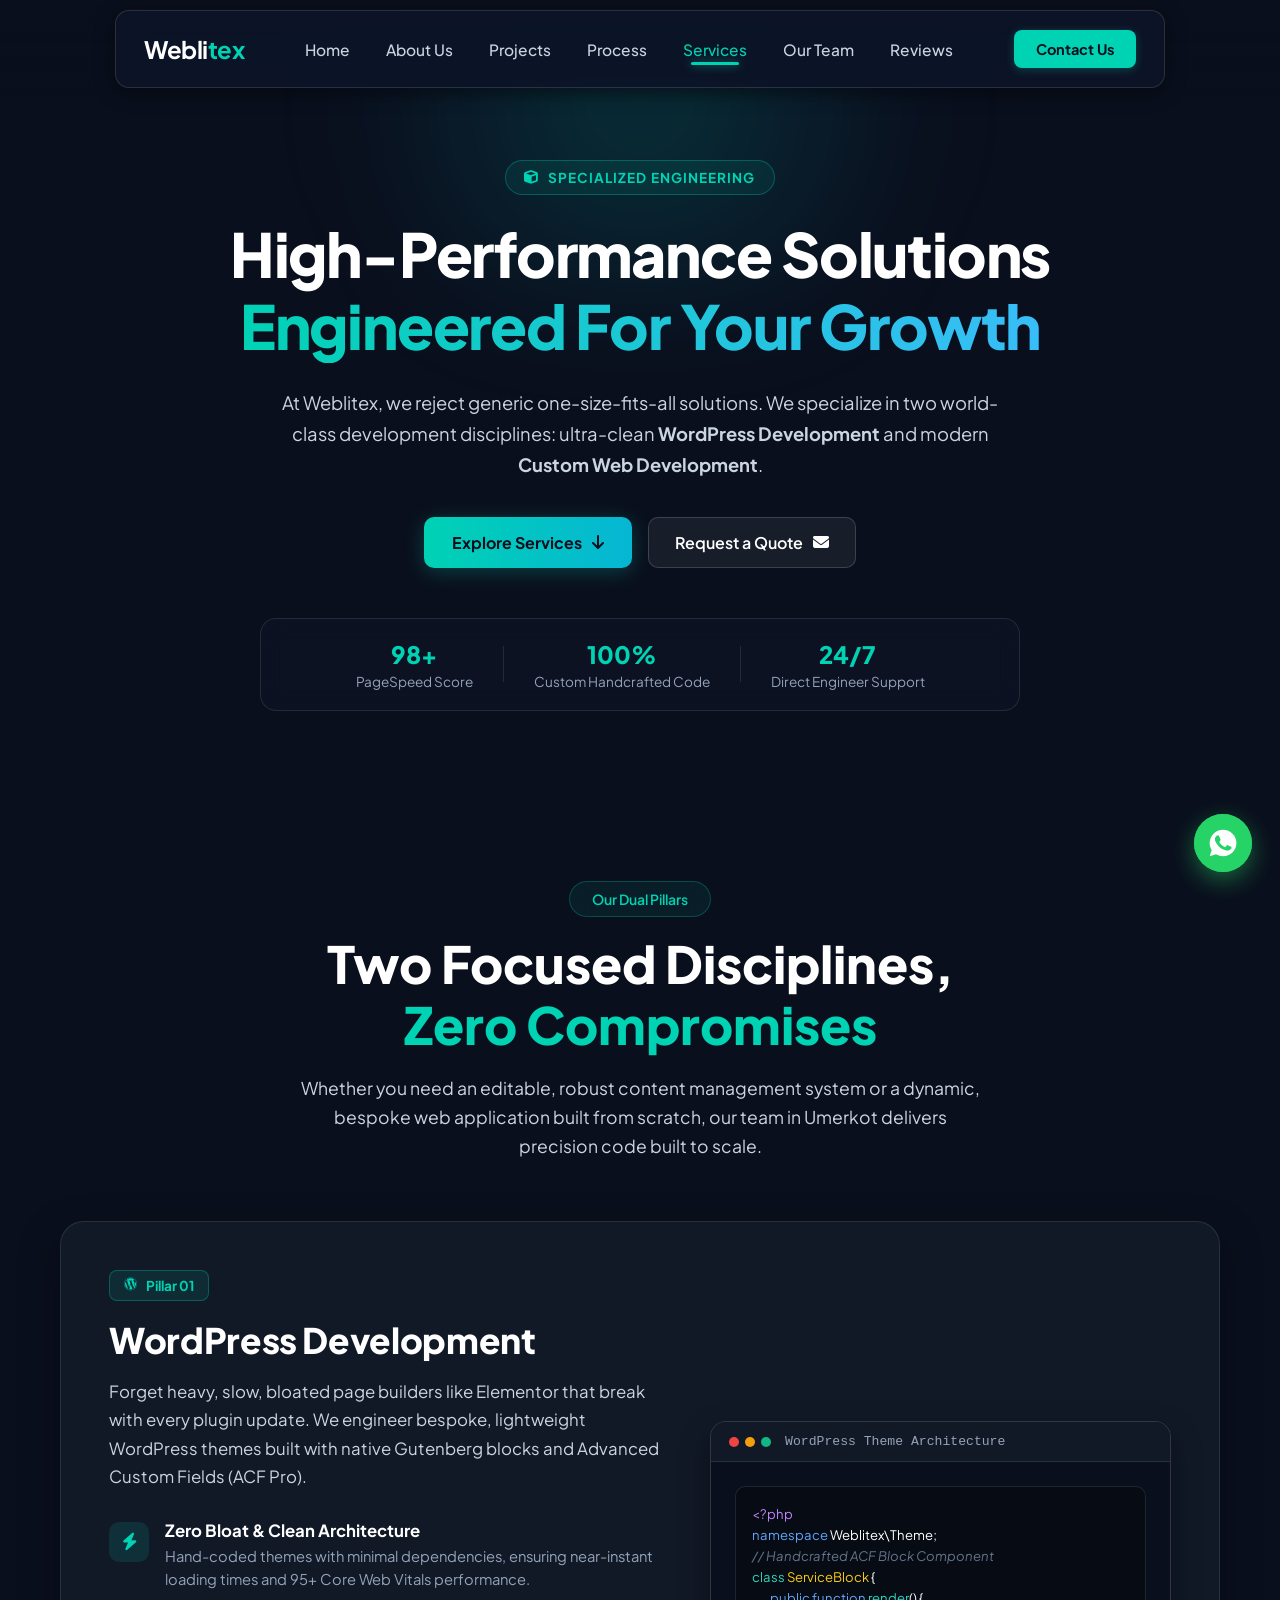
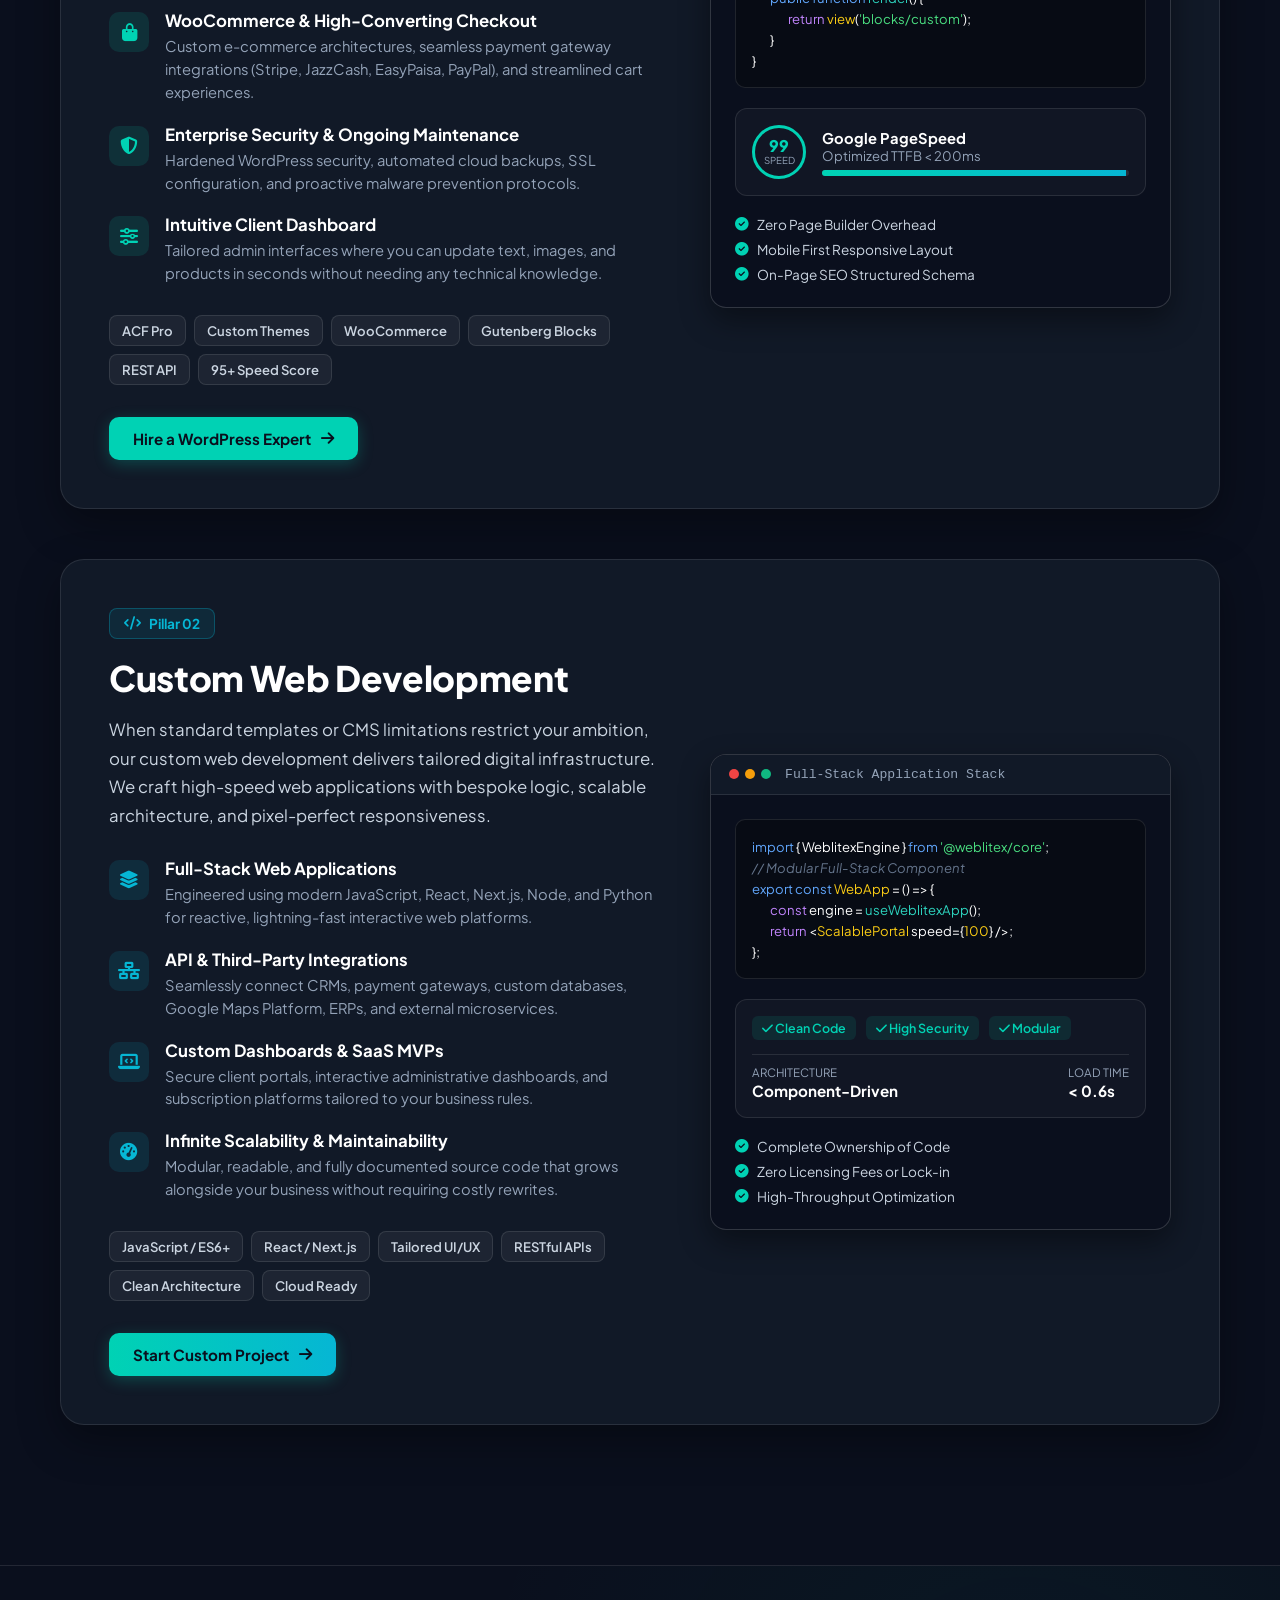
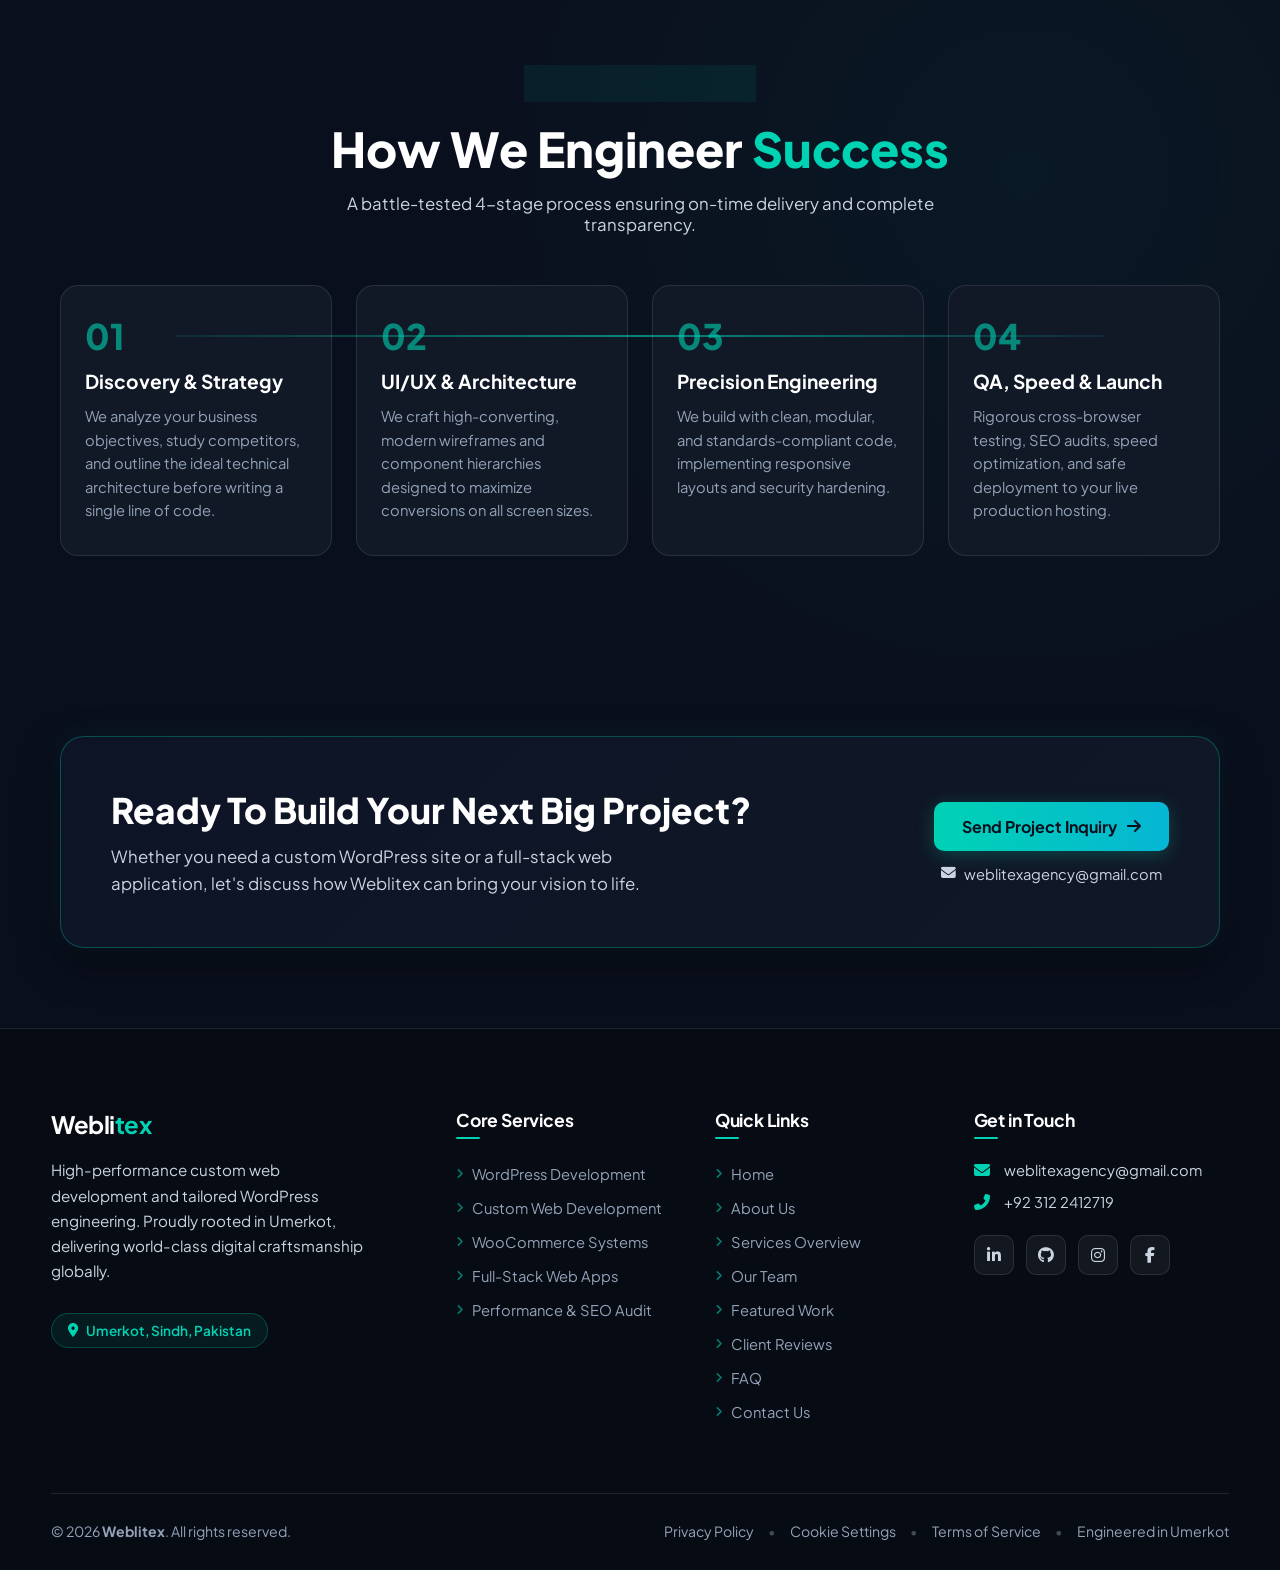
<file: services.html>
<!DOCTYPE html>
<html lang="en" class="plus_jakarta_sans">
<head>
  <meta charset="utf-8">
  <meta name="viewport" content="width=device-width, initial-scale=1">
  <title>Services | WordPress &amp; Custom Web Development | Weblitex</title>
  <meta name="description" content="Explore Weblitex's specialized services: custom WordPress development with zero-bloat ACF architecture and bespoke modern web applications tailored for growth.">
  <meta name="keywords" content="WordPress development, custom web development, Weblitex, web agency Pakistan, Umerkot web developer, WooCommerce experts">
  <meta name="author" content="Weblitex">
  <link rel="canonical" href="https://weblitex.com/services.html">
  
  <!-- Favicon & Brand Icons -->
  <link rel="icon" type="image/svg+xml" href="favicon.svg?v=3">
  <link rel="icon" type="image/png" sizes="32x32" href="favicon-32x32.png?v=3">
  <link rel="icon" type="image/png" sizes="16x16" href="favicon-16x16.png?v=3">
  <link rel="shortcut icon" href="favicon.ico?v=3">
  <link rel="apple-touch-icon" sizes="180x180" href="apple-touch-icon.png?v=3">
  <link rel="manifest" href="site.webmanifest">
  <meta name="theme-color" content="#0A0F1D">
  
  <!-- Open Graph -->
  <meta property="og:title" content="Services | Weblitex Web Engineering">
  <meta property="og:description" content="Explore custom WordPress development and bespoke full-stack web applications by Weblitex.">
  <meta property="og:url" content="https://weblitex.com/services.html">
  <meta property="og:type" content="website">
  
  <!-- Twitter Card -->
  <meta name="twitter:card" content="summary_large_image">
  <meta name="twitter:title" content="Services | Weblitex Web Engineering">
  <meta name="twitter:description" content="Explore custom WordPress development and bespoke full-stack web applications by Weblitex.">
  <meta name="twitter:image" content="https://weblitex.com/og-image.png">
  
  <!-- Google Fonts -->
  <link rel="preconnect" href="https://fonts.googleapis.com">
  <link rel="preconnect" href="https://fonts.gstatic.com" crossorigin>
  <link href="https://fonts.googleapis.com/css2?family=Plus+Jakarta+Sans:wght@400;500;600;700;800&family=Inter:wght@400;500;600;700&display=swap" rel="stylesheet">
  
  <!-- Font Awesome Icons -->
  <link rel="stylesheet" href="https://cdnjs.cloudflare.com/ajax/libs/font-awesome/6.4.0/css/all.min.css" crossorigin="anonymous">

  <link rel="stylesheet" href="style.css">
</head>
<body class="services-page">

  <!-- Floating Sticky Navigation -->
  <nav class="navbar" id="mainNav">
    <div class="nav-container" id="navContainer">
      <a class="logo" href="index.html">Webli<span>tex</span></a>
      <ul class="nav-links">
        <li><a href="index.html#home">Home</a></li>
        <li><a href="index.html#AboutUs">About Us</a></li>
        <li><a href="index.html#projects">Projects</a></li>
        <li><a href="index.html#process">Process</a></li>
        <li><a href="services.html" class="is-active">Services</a></li>
        <li><a href="team.html">Our Team</a></li>
        <li><a href="index.html#Reference">Reviews</a></li>
      </ul>

      <a href="index.html#contact" class="nav-btn">Contact Us</a>
      
      <button class="menu-btn" id="menuToggle" aria-label="Toggle Menu">
        <span></span><span></span><span></span>
      </button>
    </div>

    <!-- Mobile Drawer -->
    <div class="mobile-menu" id="mobileMenu">
      <ul class="mobile-links">
        <li><a href="index.html#home" class="m-link">Home</a></li>
        <li><a href="index.html#AboutUs" class="m-link">About Us</a></li>
        <li><a href="index.html#projects" class="m-link">Projects</a></li>
        <li><a href="index.html#process" class="m-link">Process</a></li>
        <li><a href="services.html" class="m-link is-active">Services</a></li>
        <li><a href="team.html" class="m-link">Our Team</a></li>
        <li><a href="index.html#Reference" class="m-link">Reviews</a></li>
      </ul>
      <a href="index.html#contact" class="mobile-btn m-link">Contact Us</a>
    </div>
  </nav>

  <!-- Services Hero Section -->
  <header class="services-hero">
    <div class="services-hero-glow"></div>
    <div class="container services-hero-inner">
      <div class="service-pill-tag slide-in-top">
        <i class="fas fa-cube"></i> Specialized Engineering
      </div>
      <h1 class="services-hero-title">
        High-Performance Solutions <br>
        <span class="gradient-text">Engineered For Your Growth</span>
      </h1>
      <p class="services-hero-desc">
        At Weblitex, we reject generic one-size-fits-all solutions. We specialize in two world-class development disciplines: ultra-clean <strong>WordPress Development</strong> and modern <strong>Custom Web Development</strong>.
      </p>
      <div class="services-hero-cta">
        <a href="#core-services" class="primary-service-btn">
          <span>Explore Services</span>
          <i class="fas fa-arrow-down"></i>
        </a>
        <a href="index.html#contact" class="secondary-service-btn">
          <span>Request a Quote</span>
          <i class="fas fa-envelope"></i>
        </a>
      </div>

      <!-- Quick Stat Badges -->
      <div class="hero-stats-strip">
        <div class="stat-badge-item">
          <span class="stat-num">98+</span>
          <span class="stat-label">PageSpeed Score</span>
        </div>
        <div class="stat-badge-divider"></div>
        <div class="stat-badge-item">
          <span class="stat-num">100%</span>
          <span class="stat-label">Custom Handcrafted Code</span>
        </div>
        <div class="stat-badge-divider"></div>
        <div class="stat-badge-item">
          <span class="stat-num">24/7</span>
          <span class="stat-label">Direct Engineer Support</span>
        </div>
      </div>
    </div>
  </header>

  <!-- Main Core Services Section -->
  <section class="core-services-section" id="core-services">
    <div class="container">
      <div class="section-badge-center">
        <span class="tab">Our Dual Pillars</span>
      </div>
      <h2 class="services-section-heading">
        Two Focused Disciplines, <br>
        <span class="accent">Zero Compromises</span>
      </h2>
      <p class="services-section-sub">
        Whether you need an editable, robust content management system or a dynamic, bespoke web application built from scratch, our team in Umerkot delivers precision code built to scale.
      </p>

      <!-- Pillar 1: WordPress Development -->
      <div class="service-pillar-card" id="wordpress">
        <div class="pillar-grid">
          <div class="pillar-content">
            <div class="pillar-badge">
              <i class="fab fa-wordpress"></i> Pillar 01
            </div>
            <h3 class="pillar-title">WordPress Development</h3>
            <p class="pillar-summary">
              Forget heavy, slow, bloated page builders like Elementor that break with every plugin update. We engineer bespoke, lightweight WordPress themes built with native Gutenberg blocks and Advanced Custom Fields (ACF Pro).
            </p>

            <div class="pillar-features-list">
              <div class="p-feat">
                <div class="p-feat-icon"><i class="fas fa-bolt"></i></div>
                <div>
                  <h4>Zero Bloat &amp; Clean Architecture</h4>
                  <p>Hand-coded themes with minimal dependencies, ensuring near-instant loading times and 95+ Core Web Vitals performance.</p>
                </div>
              </div>

              <div class="p-feat">
                <div class="p-feat-icon"><i class="fas fa-shopping-bag"></i></div>
                <div>
                  <h4>WooCommerce &amp; High-Converting Checkout</h4>
                  <p>Custom e-commerce architectures, seamless payment gateway integrations (Stripe, JazzCash, EasyPaisa, PayPal), and streamlined cart experiences.</p>
                </div>
              </div>

              <div class="p-feat">
                <div class="p-feat-icon"><i class="fas fa-shield-alt"></i></div>
                <div>
                  <h4>Enterprise Security &amp; Ongoing Maintenance</h4>
                  <p>Hardened WordPress security, automated cloud backups, SSL configuration, and proactive malware prevention protocols.</p>
                </div>
              </div>

              <div class="p-feat">
                <div class="p-feat-icon"><i class="fas fa-sliders-h"></i></div>
                <div>
                  <h4>Intuitive Client Dashboard</h4>
                  <p>Tailored admin interfaces where you can update text, images, and products in seconds without needing any technical knowledge.</p>
                </div>
              </div>
            </div>

            <div class="pillar-tags">
              <span class="pill-tag">ACF Pro</span>
              <span class="pill-tag">Custom Themes</span>
              <span class="pill-tag">WooCommerce</span>
              <span class="pill-tag">Gutenberg Blocks</span>
              <span class="pill-tag">REST API</span>
              <span class="pill-tag">95+ Speed Score</span>
            </div>

            <div class="pillar-cta-row">
              <a href="index.html#contact" class="pillar-cta-btn">
                <span>Hire a WordPress Expert</span>
                <i class="fas fa-arrow-right"></i>
              </a>
            </div>
          </div>

          <div class="pillar-visual">
            <div class="visual-card">
              <div class="visual-header">
                <div class="mac-dots">
                  <span></span><span></span><span></span>
                </div>
                <div class="mac-title">WordPress Theme Architecture</div>
              </div>
              <div class="visual-body">
                <div class="code-snippet-box">
                  <div class="code-line"><span class="c-purple">&lt;?php</span></div>
                  <div class="code-line"><span class="c-blue">namespace</span> Weblitex\Theme;</div>
                  <div class="code-line c-gray">// Handcrafted ACF Block Component</div>
                  <div class="code-line"><span class="c-teal">class</span> <span class="c-yellow">ServiceBlock</span> {</div>
                  <div class="code-line indent"><span class="c-blue">public function</span> <span class="c-teal">render</span>() {</div>
                  <div class="code-line indent-2"><span class="c-purple">return</span> <span class="c-yellow">view</span>(<span class="c-green">'blocks/custom'</span>);</div>
                  <div class="code-line indent">}</div>
                  <div class="code-line">}</div>
                </div>

                <div class="perf-metric-card">
                  <div class="metric-circle">
                    <span class="metric-val">99</span>
                    <span class="metric-lbl">Speed</span>
                  </div>
                  <div class="metric-details">
                    <b>Google PageSpeed</b>
                    <p>Optimized TTFB &lt; 200ms</p>
                    <div class="metric-bar"><div class="metric-fill" style="width: 99%;"></div></div>
                  </div>
                </div>

                <div class="tech-checklist">
                  <div class="chk-item"><i class="fas fa-check-circle"></i> Zero Page Builder Overhead</div>
                  <div class="chk-item"><i class="fas fa-check-circle"></i> Mobile First Responsive Layout</div>
                  <div class="chk-item"><i class="fas fa-check-circle"></i> On-Page SEO Structured Schema</div>
                </div>
              </div>
            </div>
          </div>
        </div>
      </div>

      <!-- Pillar 2: Custom Web Development -->
      <div class="service-pillar-card" id="custom-web">
        <div class="pillar-grid reverse">
          <div class="pillar-content">
            <div class="pillar-badge custom-badge">
              <i class="fas fa-code"></i> Pillar 02
            </div>
            <h3 class="pillar-title">Custom Web Development</h3>
            <p class="pillar-summary">
              When standard templates or CMS limitations restrict your ambition, our custom web development delivers tailored digital infrastructure. We craft high-speed web applications with bespoke logic, scalable architecture, and pixel-perfect responsiveness.
            </p>

            <div class="pillar-features-list">
              <div class="p-feat">
                <div class="p-feat-icon custom-icon"><i class="fas fa-layer-group"></i></div>
                <div>
                  <h4>Full-Stack Web Applications</h4>
                  <p>Engineered using modern JavaScript, React, Next.js, Node, and Python for reactive, lightning-fast interactive web platforms.</p>
                </div>
              </div>

              <div class="p-feat">
                <div class="p-feat-icon custom-icon"><i class="fas fa-network-wired"></i></div>
                <div>
                  <h4>API &amp; Third-Party Integrations</h4>
                  <p>Seamlessly connect CRMs, payment gateways, custom databases, Google Maps Platform, ERPs, and external microservices.</p>
                </div>
              </div>

              <div class="p-feat">
                <div class="p-feat-icon custom-icon"><i class="fas fa-laptop-code"></i></div>
                <div>
                  <h4>Custom Dashboards &amp; SaaS MVPs</h4>
                  <p>Secure client portals, interactive administrative dashboards, and subscription platforms tailored to your business rules.</p>
                </div>
              </div>

              <div class="p-feat">
                <div class="p-feat-icon custom-icon"><i class="fas fa-tachometer-alt"></i></div>
                <div>
                  <h4>Infinite Scalability &amp; Maintainability</h4>
                  <p>Modular, readable, and fully documented source code that grows alongside your business without requiring costly rewrites.</p>
                </div>
              </div>
            </div>

            <div class="pillar-tags">
              <span class="pill-tag">JavaScript / ES6+</span>
              <span class="pill-tag">React / Next.js</span>
              <span class="pill-tag">Tailored UI/UX</span>
              <span class="pill-tag">RESTful APIs</span>
              <span class="pill-tag">Clean Architecture</span>
              <span class="pill-tag">Cloud Ready</span>
            </div>

            <div class="pillar-cta-row">
              <a href="index.html#contact" class="pillar-cta-btn custom-cta-btn">
                <span>Start Custom Project</span>
                <i class="fas fa-arrow-right"></i>
              </a>
            </div>
          </div>

          <div class="pillar-visual">
            <div class="visual-card">
              <div class="visual-header">
                <div class="mac-dots">
                  <span></span><span></span><span></span>
                </div>
                <div class="mac-title">Full-Stack Application Stack</div>
              </div>
              <div class="visual-body">
                <div class="code-snippet-box">
                  <div class="code-line"><span class="c-blue">import</span> { WeblitexEngine } <span class="c-blue">from</span> <span class="c-green">'@weblitex/core'</span>;</div>
                  <div class="code-line c-gray">// Modular Full-Stack Component</div>
                  <div class="code-line"><span class="c-blue">export const</span> <span class="c-yellow">WebApp</span> = () =&gt; {</div>
                  <div class="code-line indent"><span class="c-purple">const</span> engine = <span class="c-teal">useWeblitexApp</span>();</div>
                  <div class="code-line indent"><span class="c-purple">return</span> &lt;<span class="c-yellow">ScalablePortal</span> speed={<span class="c-yellow">100</span>} /&gt;;</div>
                  <div class="code-line">};</div>
                </div>

                <div class="interactive-preview-card">
                  <div class="preview-row">
                    <span class="preview-tag"><i class="fas fa-check"></i> Clean Code</span>
                    <span class="preview-tag"><i class="fas fa-check"></i> High Security</span>
                    <span class="preview-tag"><i class="fas fa-check"></i> Modular</span>
                  </div>
                  <div class="preview-stat-box">
                    <div class="stat-chunk">
                      <small>Architecture</small>
                      <strong>Component-Driven</strong>
                    </div>
                    <div class="stat-chunk">
                      <small>Load Time</small>
                      <strong class="accent">&lt; 0.6s</strong>
                    </div>
                  </div>
                </div>

                <div class="tech-checklist">
                  <div class="chk-item"><i class="fas fa-check-circle"></i> Complete Ownership of Code</div>
                  <div class="chk-item"><i class="fas fa-check-circle"></i> Zero Licensing Fees or Lock-in</div>
                  <div class="chk-item"><i class="fas fa-check-circle"></i> High-Throughput Optimization</div>
                </div>
              </div>
            </div>
          </div>
        </div>
      </div>
    </div>
  </section>

  <!-- How We Work Section -->
  <section class="process-section">
    <div class="container">
      <div class="section-badge-center">
        <span class="tab">Development Methodology</span>
      </div>
      <h2 class="process-heading">How We Engineer <span class="accent">Success</span></h2>
      <p class="process-sub">A battle-tested 4-stage process ensuring on-time delivery and complete transparency.</p>

      <div class="process-grid">
        <div class="process-step-card">
          <div class="step-number">01</div>
          <h3>Discovery &amp; Strategy</h3>
          <p>We analyze your business objectives, study competitors, and outline the ideal technical architecture before writing a single line of code.</p>
        </div>

        <div class="process-step-card">
          <div class="step-number">02</div>
          <h3>UI/UX &amp; Architecture</h3>
          <p>We craft high-converting, modern wireframes and component hierarchies designed to maximize conversions on all screen sizes.</p>
        </div>

        <div class="process-step-card">
          <div class="step-number">03</div>
          <h3>Precision Engineering</h3>
          <p>We build with clean, modular, and standards-compliant code, implementing responsive layouts and security hardening.</p>
        </div>

        <div class="process-step-card">
          <div class="step-number">04</div>
          <h3>QA, Speed &amp; Launch</h3>
          <p>Rigorous cross-browser testing, SEO audits, speed optimization, and safe deployment to your live production hosting.</p>
        </div>
      </div>
    </div>
  </section>

  <!-- Call to Action Banner -->
  <section class="services-cta-banner">
    <div class="container">
      <div class="cta-inner-box">
        <div class="cta-content">
          <h2>Ready To Build Your Next Big Project?</h2>
          <p>Whether you need a custom WordPress site or a full-stack web application, let's discuss how Weblitex can bring your vision to life.</p>
        </div>
        <div class="cta-actions">
          <a href="index.html#contact" class="cta-button-main">
            <span>Send Project Inquiry</span>
            <i class="fas fa-arrow-right"></i>
          </a>
          <a href="mailto:weblitexagency@gmail.com" class="cta-button-email">
            <i class="fas fa-envelope"></i>
            <span>weblitexagency@gmail.com</span>
          </a>
        </div>
      </div>
    </div>
  </section>

  <!-- Redesigned Modern Agency Footer -->
  <footer class="footer">
    <div class="footer-container">
      <div class="footer-grid">
        <!-- Col 1: Brand & Identity -->
        <div class="footer-col brand-col">
          <a class="footer-logo logo" href="index.html">Webli<span>tex</span></a>
          <p class="footer-bio">
            High-performance custom web development and tailored WordPress engineering. Proudly rooted in Umerkot, delivering world-class digital craftsmanship globally.
          </p>
          <div class="footer-location-badge">
            <i class="fas fa-map-marker-alt"></i> Umerkot, Sindh, Pakistan
          </div>
        </div>

        <!-- Col 2: Services -->
        <div class="footer-col">
          <h4 class="footer-col-title">Core Services</h4>
          <ul class="footer-col-links">
            <li><a href="services.html#wordpress"><i class="fas fa-angle-right"></i> WordPress Development</a></li>
            <li><a href="services.html#custom-web"><i class="fas fa-angle-right"></i> Custom Web Development</a></li>
            <li><a href="services.html#wordpress"><i class="fas fa-angle-right"></i> WooCommerce Systems</a></li>
            <li><a href="services.html#custom-web"><i class="fas fa-angle-right"></i> Full-Stack Web Apps</a></li>
            <li><a href="services.html"><i class="fas fa-angle-right"></i> Performance &amp; SEO Audit</a></li>
          </ul>
        </div>

        <!-- Col 3: Navigation -->
        <div class="footer-col">
          <h4 class="footer-col-title">Quick Links</h4>
          <ul class="footer-col-links">
            <li><a href="index.html#home"><i class="fas fa-angle-right"></i> Home</a></li>
            <li><a href="index.html#AboutUs"><i class="fas fa-angle-right"></i> About Us</a></li>
            <li><a href="services.html"><i class="fas fa-angle-right"></i> Services Overview</a></li>
            <li><a href="team.html"><i class="fas fa-angle-right"></i> Our Team</a></li>
            <li><a href="index.html#projects"><i class="fas fa-angle-right"></i> Featured Work</a></li>
            <li><a href="index.html#Reference"><i class="fas fa-angle-right"></i> Client Reviews</a></li>
            <li><a href="index.html#faq"><i class="fas fa-angle-right"></i> FAQ</a></li>
            <li><a href="index.html#contact"><i class="fas fa-angle-right"></i> Contact Us</a></li>
          </ul>
        </div>

        <!-- Col 4: Contact & Socials -->
        <div class="footer-col contact-col">
          <h4 class="footer-col-title">Get in Touch</h4>
          <div class="footer-contact-item">
            <i class="fas fa-envelope"></i>
            <a href="mailto:weblitexagency@gmail.com">weblitexagency@gmail.com</a>
          </div>
          <div class="footer-contact-item">
            <i class="fas fa-phone-alt"></i>
            <a href="tel:+923122412719">+92 312 2412719</a>
          </div>
          <div class="footer-socials">
            <!-- TODO: add real profile URL -->
            <a href="https://linkedin.com" target="_blank" rel="noopener" aria-label="LinkedIn"><i class="fab fa-linkedin-in"></i></a>
            <a href="https://github.com/rizwanrahi286-eng" target="_blank" rel="noopener" aria-label="GitHub"><i class="fab fa-github"></i></a>
            <!-- TODO: add real profile URL -->
            <a href="https://instagram.com" target="_blank" rel="noopener" aria-label="Instagram"><i class="fab fa-instagram"></i></a>
            <!-- TODO: add real profile URL -->
            <a href="https://facebook.com" target="_blank" rel="noopener" aria-label="Facebook"><i class="fab fa-facebook-f"></i></a>
          </div>
        </div>
      </div>

      <!-- Footer Bottom Bar -->
      <div class="footer-bottom-bar">
        <div class="footer-copy">
          &copy; 2026 <strong>Weblitex</strong>. All rights reserved.
        </div>
        <div class="footer-legal">
          <a href="javascript:void(0)" id="openPrivacyPolicyBtn">Privacy Policy</a>
          <span class="dot-sep">•</span>
          <a href="javascript:void(0)" id="openCookieSettingsBtn">Cookie Settings</a>
          <span class="dot-sep">•</span>
          <a href="javascript:void(0)" id="openTermsBtn">Terms of Service</a>
          <span class="dot-sep">•</span>
          <span>Engineered in Umerkot</span>
        </div>
      </div>
    </div>
  </footer>


  <!-- Full Privacy Policy Modal -->
  <div class="privacy-modal-backdrop" id="privacyModalBackdrop"></div>
  <div class="privacy-modal" id="privacyModal" role="dialog" aria-modal="true" aria-labelledby="privacyModalTitle">
    <div class="privacy-modal-header">
      <div class="privacy-modal-title-wrap">
        <div class="privacy-modal-badge"><i class="fas fa-file-contract"></i> Official Document</div>
        <h3 id="privacyModalTitle">Weblitex Privacy &amp; Cookie Policy</h3>
      </div>
      <button class="privacy-modal-close" id="closePrivacyModalBtn" aria-label="Close Privacy Policy">&times;</button>
    </div>
    
    <div class="privacy-modal-body">
      <p class="privacy-intro">
        At <strong>Weblitex Agency</strong>, we respect your privacy and are committed to protecting personal information collected through our web development platforms and customer touchpoints.
      </p>

      <h4>1. Information We Collect</h4>
      <p>When you browse our portfolio or contact us via our inquiry forms, we may collect your name, email address, phone number, and project details exclusively for communication, quotation, and project scoping purposes.</p>

      <h4>2. How We Use Cookies</h4>
      <p>Cookies are small data files stored on your browser that help us:</p>
      <ul>
        <li>Remember your display preferences and cookie consent status.</li>
        <li>Ensure lightning-fast page loading and responsive animations.</li>
        <li>Analyze anonymous engagement metrics to continuously enhance our project presentations.</li>
      </ul>

      <h4>3. Third-Party Services &amp; Security</h4>
      <p>We implement enterprise-grade encryption and SSL standards. We never sell, rent, or trade your personal information to third parties.</p>

      <h4>4. Contact &amp; Data Rights</h4>
      <p>You may request access to, correction of, or deletion of your submitted contact details at any time by contacting our engineering team at <a href="mailto:weblitexagency@gmail.com" style="color:var(--color-brand); font-weight:600;">weblitexagency@gmail.com</a>.</p>
    </div>

    <div class="privacy-modal-footer">
      <button class="privacy-modal-btn" id="closePrivacyModalFooterBtn">Close Policy</button>
    </div>
  </div>

  <!-- Terms of Service Modal -->
  <div class="legal-modal-backdrop" id="termsModalBackdrop"></div>
  <div class="legal-modal" id="termsModal" role="dialog" aria-modal="true" aria-labelledby="termsModalTitle">
    <div class="legal-modal-header">
      <div class="legal-modal-title-wrap">
        <div class="legal-modal-badge"><i class="fas fa-gavel"></i> Legal Agreement</div>
        <h3 id="termsModalTitle">Weblitex Terms of Service</h3>
      </div>
      <button class="legal-modal-close" id="closeTermsModalBtn" aria-label="Close Terms of Service">&times;</button>
    </div>
    
    <div class="legal-modal-body">
      <p class="legal-intro">
        Welcome to <strong>Weblitex Agency</strong>. By accessing our website, exploring our client showcases, or contracting our design and web engineering services, you agree to comply with and be bound by the following terms.
      </p>

      <h4>1. Scope of Engineering &amp; Services</h4>
      <p>Weblitex provides bespoke web design, custom frontend and full-stack software development, WordPress engineering, UI/UX design, and ongoing performance optimization. Each engagement is governed by an agreed statement of work, milestone schedule, and technical specification.</p>

      <h4>2. Intellectual Property Rights</h4>
      <p>Upon receipt of full contract payment, all tailored codebases, custom graphical assets, and deliverable files engineered specifically for the client transfer entirely to client ownership. Weblitex reserves the right to showcase the finalized project within its portfolio and case studies unless otherwise restricted by an explicit NDA.</p>

      <h4>3. Client Cooperation &amp; Materials</h4>
      <p>Clients agree to provide required assets, logos, copy, and timely milestone approvals necessary for scheduled project progression. Weblitex is not liable for schedule delays caused by deferred asset delivery or scope modifications outside agreed terms.</p>

      <h4>4. Revisions &amp; Quality Assurance</h4>
      <p>Every development package includes designated review and revision rounds. All code is delivered to rigorous QA benchmarks covering cross-device responsiveness, Core Web Vitals performance, and modern browser standards.</p>

      <h4>5. Warranties &amp; Limitation of Liability</h4>
      <p>Weblitex delivers all work adhering to high engineering standards. However, services are provided on an "as-is" basis regarding third-party hosting, platform outages, or external API disruptions outside our direct control.</p>

      <h4>6. Governing Law &amp; Jurisdiction</h4>
      <p>These terms shall be construed and governed in accordance with the laws of Pakistan. For inquiries or legal notices, contact our headquarters in Umerkot at <a href="mailto:weblitexagency@gmail.com" style="color:var(--color-brand); font-weight:600;">weblitexagency@gmail.com</a>.</p>
    </div>

    <div class="legal-modal-footer">
      <button class="legal-modal-btn" id="closeTermsModalFooterBtn">I Understand</button>
    </div>
  </div>

  <!-- Cookie Settings Modal -->
  <div class="legal-modal-backdrop" id="cookieSettingsModalBackdrop"></div>
  <div class="legal-modal" id="cookieSettingsModal" role="dialog" aria-modal="true" aria-labelledby="cookieSettingsModalTitle">
    <div class="legal-modal-header">
      <div class="legal-modal-title-wrap">
        <div class="legal-modal-badge"><i class="fas fa-sliders-h"></i> Cookie Preferences</div>
        <h3 id="cookieSettingsModalTitle">Cookie &amp; Storage Settings</h3>
      </div>
      <button class="legal-modal-close" id="closeCookieSettingsModalBtn" aria-label="Close Cookie Settings">&times;</button>
    </div>
    
    <div class="legal-modal-body">
      <p class="legal-intro">
        Customize your cookie and privacy preferences below. We respect your autonomy and provide granular controls over how data is processed on Weblitex web properties.
      </p>

      <div class="cookie-pref-item">
        <div class="cookie-pref-info">
          <div class="cookie-pref-title">
            <strong>Strictly Necessary Cookies</strong>
            <span class="cookie-pref-tag required">Always Active</span>
          </div>
          <p>Essential for basic site functionality, secure sessions, navigation caching, and CSRF protection. Cannot be switched off.</p>
        </div>
      </div>

      <div class="cookie-pref-item">
        <div class="cookie-pref-info">
          <div class="cookie-pref-title">
            <strong>Performance &amp; Speed Cookies</strong>
            <label class="pref-switch">
              <input type="checkbox" id="prefPerfCookies" checked>
              <span class="pref-slider"></span>
            </label>
          </div>
          <p>Enables GPU-accelerated micro-animations, client-side caching of portfolio previews, and sub-second asset delivery.</p>
        </div>
      </div>

      <div class="cookie-pref-item">
        <div class="cookie-pref-info">
          <div class="cookie-pref-title">
            <strong>Analytics &amp; Experience Metrics</strong>
            <label class="pref-switch">
              <input type="checkbox" id="prefAnalyticsCookies" checked>
              <span class="pref-slider"></span>
            </label>
          </div>
          <p>Collects anonymous telemetry regarding page interactions to help us continually refine user interfaces and optimize Core Web Vitals.</p>
        </div>
      </div>
    </div>

    <div class="legal-modal-footer" style="gap:10px;">
      <button class="cookie-btn reject-btn" id="saveCookieSettingsBtn" style="padding:10px 20px;">Save Preferences</button>
      <button class="legal-modal-btn" id="acceptAllCookieSettingsBtn">Accept All</button>
    </div>
  </div>

  <script src="script.js"></script>
  <!-- Sticky WhatsApp Floating Button (B10) -->
  <a href="https://wa.me/923122412719" class="whatsapp-float-btn" target="_blank" rel="noopener" aria-label="Chat with Weblitex on WhatsApp">
    <div class="whatsapp-float-pulse"></div>
    <svg viewBox="0 0 24 24">
      <path d="M12.031 2C6.5 2 2 6.5 2 12.031c0 1.948.563 3.766 1.547 5.312L2 22l4.828-1.516A9.972 9.972 0 0 0 12.03 22c5.532 0 10.032-4.5 10.032-10.031S17.563 2 12.031 2zm5.782 14.281c-.25.688-1.453 1.328-2.016 1.391-.531.063-1.219.094-3.562-.875-2.985-1.234-4.907-4.281-5.063-4.484-.14-.203-1.203-1.61-1.203-3.063 0-1.453.766-2.172 1.031-2.469.281-.297.609-.375.813-.375.203 0 .406.016.594.016.203 0 .469-.078.734.563.266.64.906 2.219.984 2.375.078.156.125.344.031.547-.078.203-.125.328-.266.484-.14.156-.297.344-.422.469-.14.14-.297.313-.125.609.172.297.766 1.266 1.641 2.047 1.125 1.016 2.078 1.328 2.375 1.484.297.14.469.125.64-.078.172-.203.734-.859.938-1.156.203-.297.406-.25.688-.14.281.109 1.781.844 2.094 1 .313.156.516.234.594.359.078.14.078.797-.172 1.484z"/>
    </svg>
    <span class="whatsapp-tooltip">Chat on WhatsApp</span>
  </a>
</body>
</html>
</file>
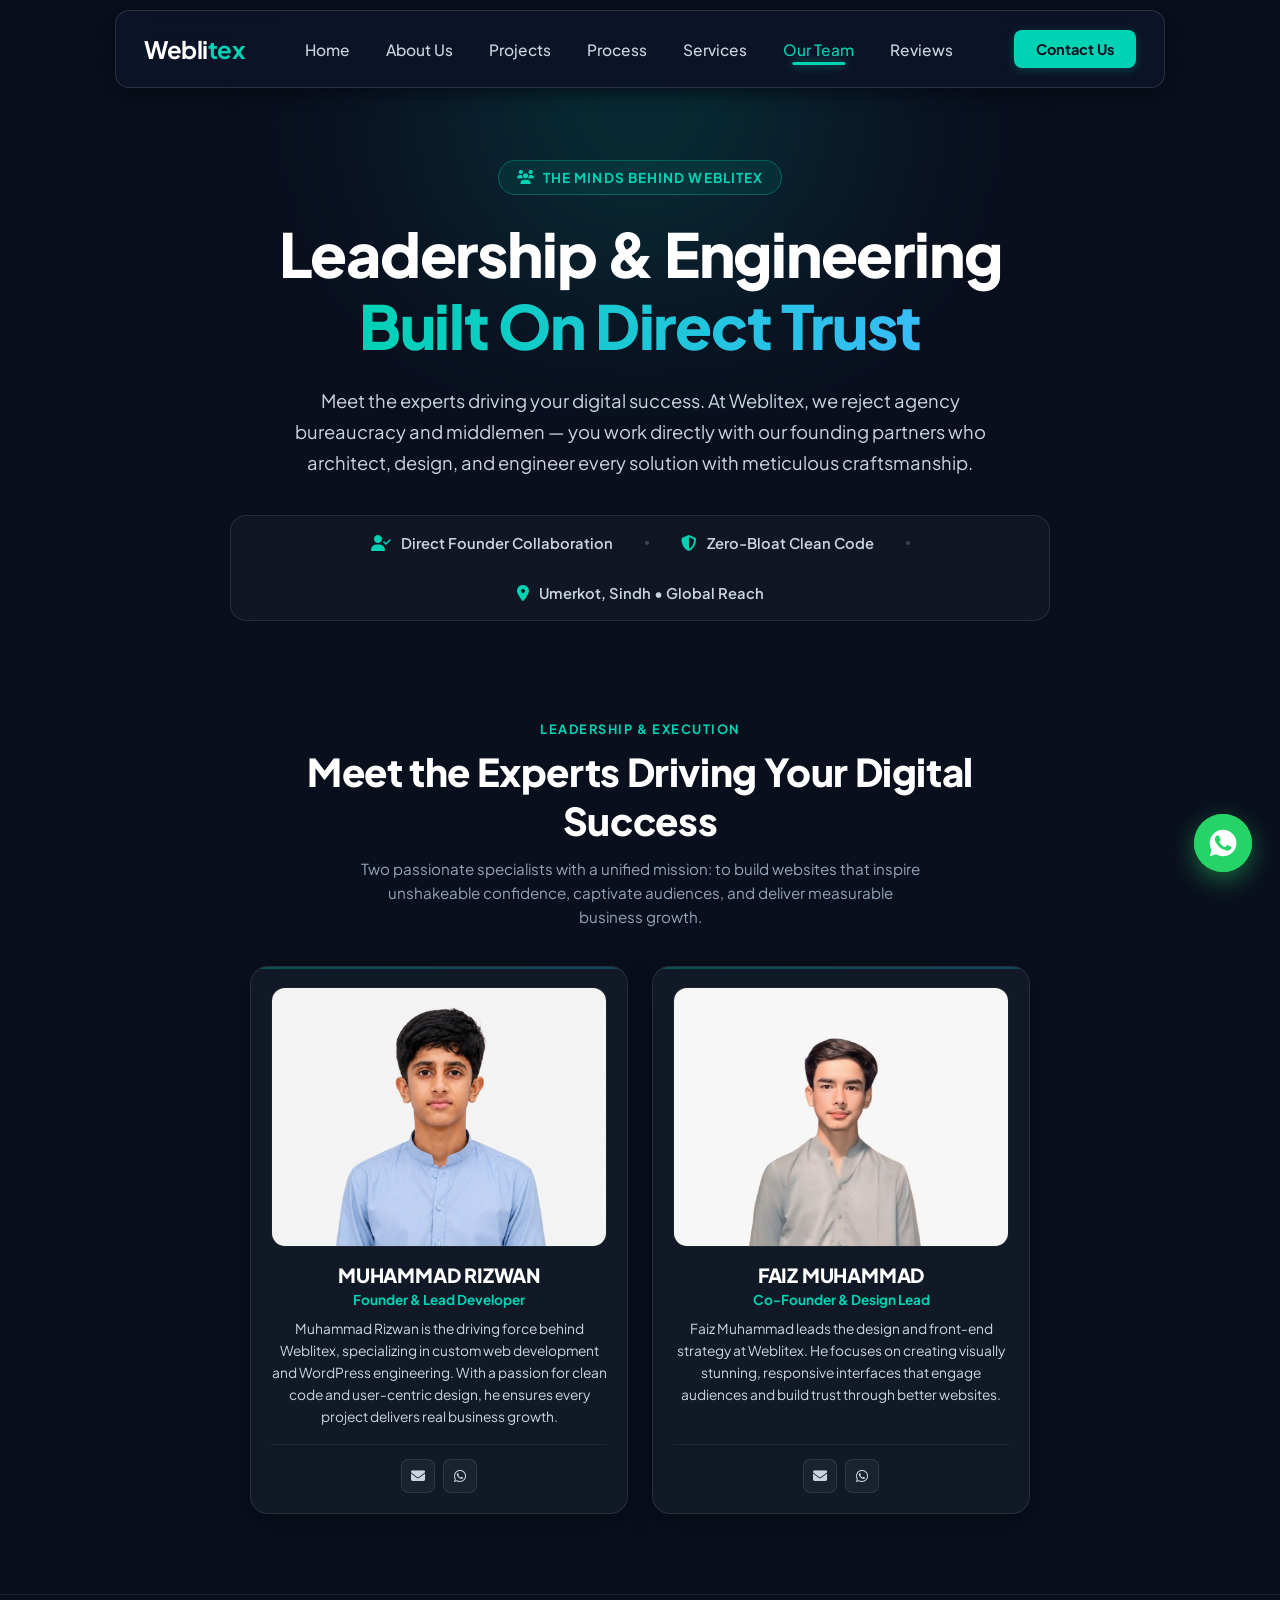
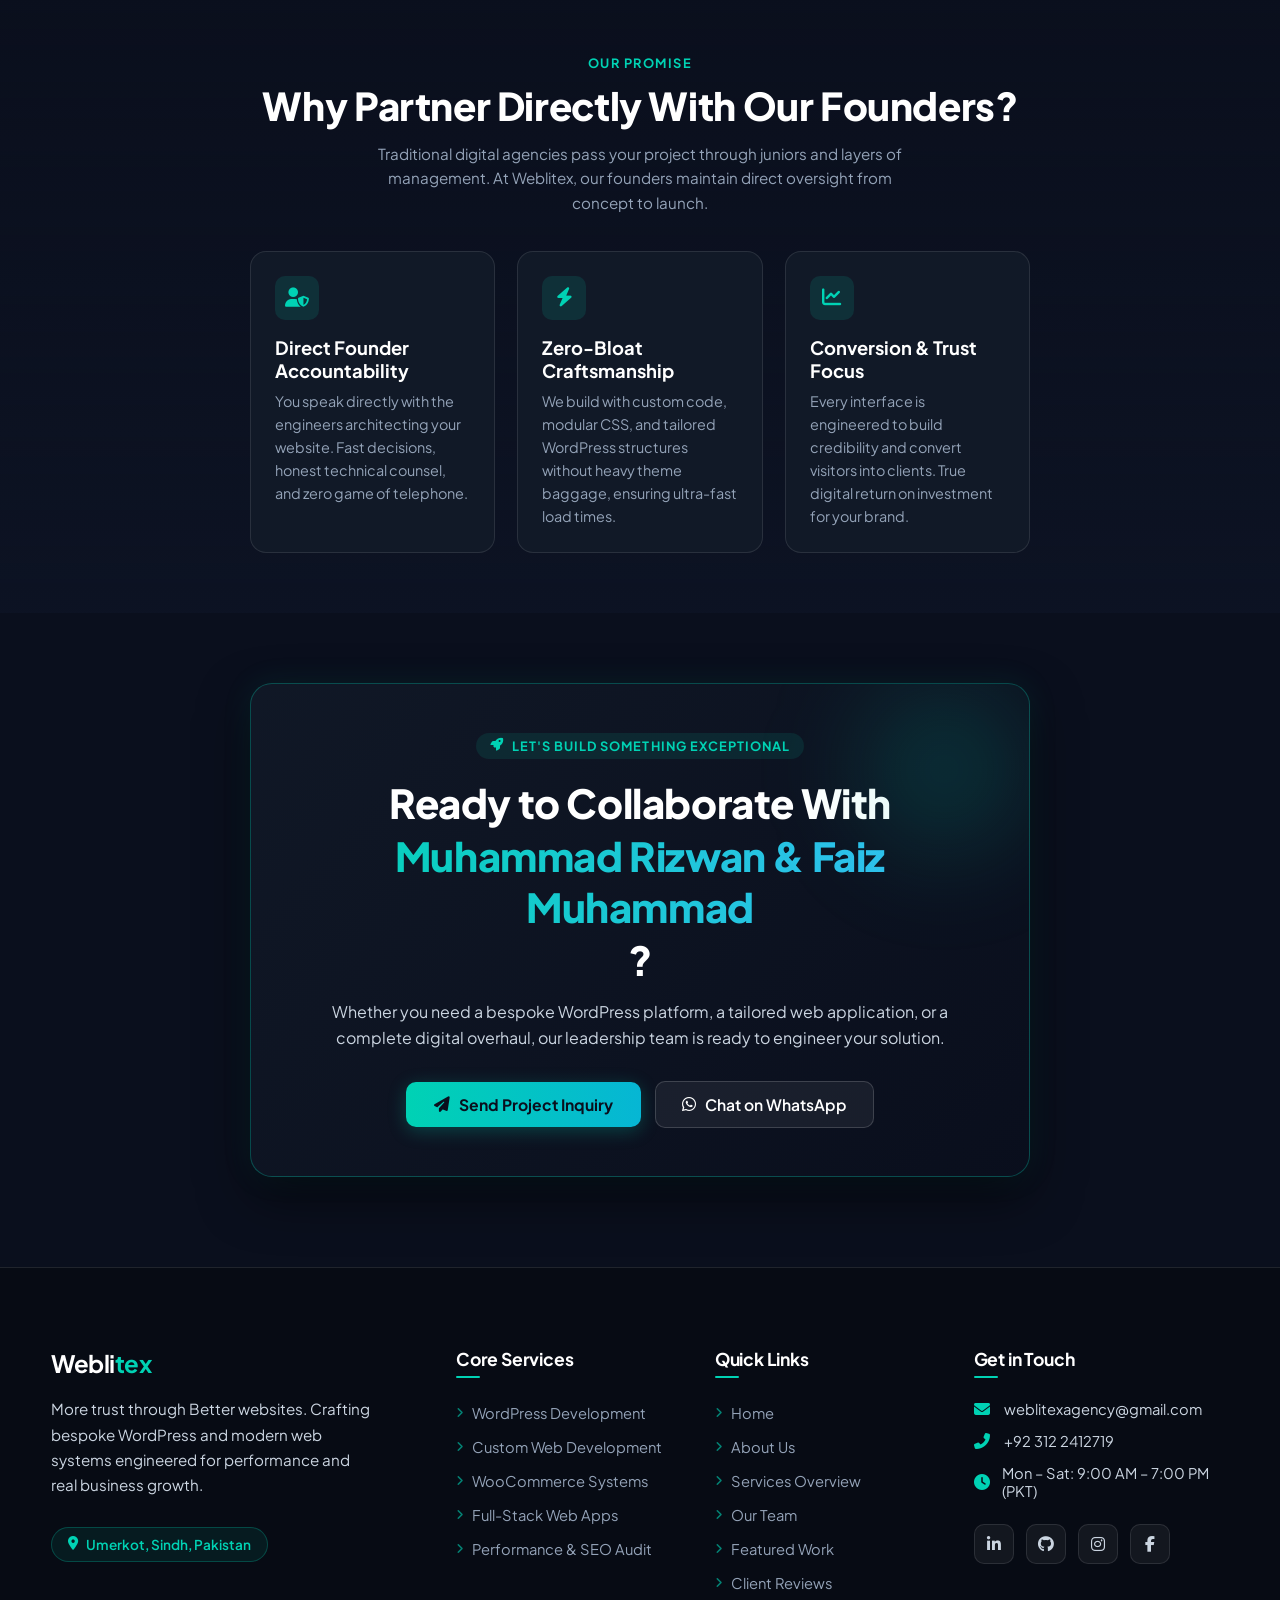
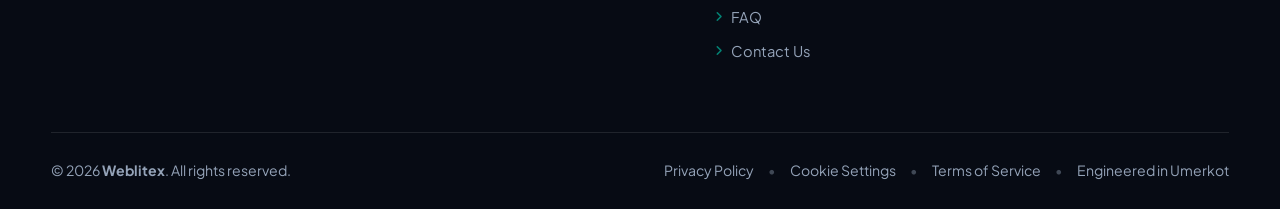
<file: team.html>
<!DOCTYPE html>
<html lang="en" class="plus_jakarta_sans">
<head>
  <meta charset="utf-8">
  <meta name="viewport" content="width=device-width, initial-scale=1">
  <title>Our Team | The Minds Behind Weblitex | Web Engineering &amp; Design</title>
  <meta name="description" content="Meet Muhammad Rizwan (Founder &amp; Lead Developer) and Faiz Muhammad (Co-Founder &amp; Design Lead), the experts engineering high-performance websites at Weblitex.">
  <meta name="keywords" content="Weblitex team, Muhammad Rizwan, Faiz Muhammad, web development team Umerkot, WordPress engineers Pakistan">
  <meta name="author" content="Weblitex">
  <link rel="canonical" href="https://weblitex.com/team.html">
  
  <!-- Favicon & Brand Icons -->
  <link rel="icon" type="image/svg+xml" href="favicon.svg?v=3">
  <link rel="icon" type="image/png" sizes="32x32" href="favicon-32x32.png?v=3">
  <link rel="icon" type="image/png" sizes="16x16" href="favicon-16x16.png?v=3">
  <link rel="shortcut icon" href="favicon.ico?v=3">
  <link rel="apple-touch-icon" sizes="180x180" href="apple-touch-icon.png?v=3">
  <link rel="manifest" href="site.webmanifest">
  <meta name="theme-color" content="#0A0F1D">
  
  <!-- Open Graph -->
  <meta property="og:title" content="Our Team | The Minds Behind Weblitex">
  <meta property="og:description" content="Meet the experts driving your digital success: Muhammad Rizwan and Faiz Muhammad.">
  <meta property="og:url" content="https://weblitex.com/team.html">
  <meta property="og:type" content="website">
  
  <!-- Twitter Card -->
  <meta name="twitter:card" content="summary_large_image">
  <meta name="twitter:title" content="Our Team | The Minds Behind Weblitex">
  <meta name="twitter:description" content="Meet the experts driving your digital success: Muhammad Rizwan and Faiz Muhammad.">
  <meta name="twitter:image" content="https://weblitex.com/og-image.png">
  
  <!-- Google Fonts: Plus Jakarta Sans & Inter -->
  <link rel="preconnect" href="https://fonts.googleapis.com">
  <link rel="preconnect" href="https://fonts.gstatic.com" crossorigin>
  <link href="https://fonts.googleapis.com/css2?family=Plus+Jakarta+Sans:wght@400;500;600;700;800&family=Inter:wght@400;500;600;700&display=swap" rel="stylesheet">
  
  <!-- Font Awesome Icons -->
  <link rel="stylesheet" href="https://cdnjs.cloudflare.com/ajax/libs/font-awesome/6.4.0/css/all.min.css" crossorigin="anonymous">

  <link rel="stylesheet" href="style.css">
</head>
<body class="team-page">

  <!-- Floating Sticky Navigation -->
  <nav class="navbar" id="mainNav">
    <div class="nav-container" id="navContainer">
      <a class="logo" href="index.html">Webli<span>tex</span></a>
      <ul class="nav-links">
        <li><a href="index.html#home">Home</a></li>
        <li><a href="index.html#AboutUs">About Us</a></li>
        <li><a href="index.html#projects">Projects</a></li>
        <li><a href="index.html#process">Process</a></li>
        <li><a href="services.html">Services</a></li>
        <li><a href="team.html" class="is-active">Our Team</a></li>
        <li><a href="index.html#Reference">Reviews</a></li>
      </ul>

      <a href="index.html#contact" class="nav-btn">Contact Us</a>
      
      <button class="menu-btn" id="menuToggle" aria-label="Toggle Menu">
        <span></span><span></span><span></span>
      </button>
    </div>

    <!-- Mobile Drawer -->
    <div class="mobile-menu" id="mobileMenu">
      <ul class="mobile-links">
        <li><a href="index.html#home" class="m-link">Home</a></li>
        <li><a href="index.html#AboutUs" class="m-link">About Us</a></li>
        <li><a href="index.html#projects" class="m-link">Projects</a></li>
        <li><a href="index.html#process" class="m-link">Process</a></li>
        <li><a href="services.html" class="m-link">Services</a></li>
        <li><a href="team.html" class="m-link is-active">Our Team</a></li>
        <li><a href="index.html#Reference" class="m-link">Reviews</a></li>
      </ul>
      <a href="index.html#contact" class="mobile-btn m-link">Contact Us</a>
    </div>
  </nav>

  <!-- Team Hero Header -->
  <header class="team-hero">
    <div class="team-hero-glow"></div>
    <div class="team-hero-inner">
      <div class="team-pill-tag">
        <i class="fas fa-users"></i> The Minds Behind Weblitex
      </div>
      <h1 class="team-hero-title">
        Leadership &amp; Engineering <br>
        <span class="gradient-text">Built On Direct Trust</span>
      </h1>
      <p class="team-hero-desc">
        Meet the experts driving your digital success. At Weblitex, we reject agency bureaucracy and middlemen — you work directly with our founding partners who architect, design, and engineer every solution with meticulous craftsmanship.
      </p>

      <!-- Trust Credentials Bar -->
      <div class="team-cred-bar">
        <div class="team-cred-item">
          <i class="fas fa-user-check"></i>
          <span>Direct Founder Collaboration</span>
        </div>
        <span class="team-cred-dot"></span>
        <div class="team-cred-item">
          <i class="fas fa-shield-alt"></i>
          <span>Zero-Bloat Clean Code</span>
        </div>
        <span class="team-cred-dot"></span>
        <div class="team-cred-item">
          <i class="fas fa-map-marker-alt"></i>
          <span>Umerkot, Sindh &bull; Global Reach</span>
        </div>
      </div>
    </div>
  </header>

  <!-- Main Team Section -->
  <section class="team-section" id="team">
    <div class="team-container">
      
      <div class="team-section-header">
        <span class="team-section-subtitle">Leadership &amp; Execution</span>
        <h2 class="team-section-title">Meet the Experts Driving <span class="span1">Your Digital Success</span></h2>
        <p class="team-section-desc">
          Two passionate specialists with a unified mission: to build websites that inspire unshakeable confidence, captivate audiences, and deliver measurable business growth.
        </p>
      </div>

      <!-- Exactly Two Compact, Clean & Attractive Team Member Cards -->
      <div class="team-grid">
        
        <!-- TEAM MEMBER 1: MUHAMMAD RIZWAN -->
        <article class="team-card" id="member-rizwan">
          <!-- Compact Portrait Photo -->
          <div class="team-card-image-wrap">
            <img 
              src="rizwan.jpg" 
              alt="Muhammad Rizwan - Founder &amp; Lead Developer at Weblitex" 
              class="team-member-img" 
              loading="lazy" 
              width="600" 
              height="600"
            >
          </div>

          <!-- Name & Role -->
          <div class="team-card-head">
            <h3 class="team-member-name">MUHAMMAD RIZWAN</h3>
            <span class="team-member-role">Founder &amp; Lead Developer</span>
          </div>

          <!-- Bio -->
          <p class="team-member-bio">
            Muhammad Rizwan is the driving force behind Weblitex, specializing in custom web development and WordPress engineering. With a passion for clean code and user-centric design, he ensures every project delivers real business growth.
          </p>

          <!-- Minimalist Social Links (Email & WhatsApp only) -->
          <div class="team-social-links">
            <a href="mailto:rizwanrahi286@gmail.com" class="team-social-btn" title="Email Muhammad Rizwan" aria-label="Email Muhammad Rizwan">
              <i class="fas fa-envelope"></i>
            </a>
            <a href="https://wa.me/923122412719" target="_blank" rel="noopener" class="team-social-btn" title="WhatsApp Muhammad Rizwan" aria-label="WhatsApp Muhammad Rizwan">
              <i class="fab fa-whatsapp"></i>
            </a>
          </div>
        </article>

        <!-- TEAM MEMBER 2: FAIZ MUHAMMAD -->
        <article class="team-card" id="member-faiz">
          <!-- Compact Portrait Photo -->
          <div class="team-card-image-wrap">
            <img 
              src="faiz.jpg" 
              alt="Faiz Muhammad - Co-Founder &amp; Design Lead at Weblitex" 
              class="team-member-img" 
              loading="lazy" 
              width="600" 
              height="600"
            >
          </div>

          <!-- Name & Role -->
          <div class="team-card-head">
            <h3 class="team-member-name">FAIZ MUHAMMAD</h3>
            <span class="team-member-role">Co-Founder &amp; Design Lead</span>
          </div>

          <!-- Bio -->
          <p class="team-member-bio">
            Faiz Muhammad leads the design and front-end strategy at Weblitex. He focuses on creating visually stunning, responsive interfaces that engage audiences and build trust through better websites.
          </p>

          <!-- Minimalist Social Links (Email & WhatsApp only) -->
          <div class="team-social-links">
            <a href="mailto:faizmuhammadbhanbhrouk@gmail.com" class="team-social-btn" title="Email Faiz Muhammad" aria-label="Email Faiz Muhammad">
              <i class="fas fa-envelope"></i>
            </a>
            <a href="https://wa.me/923211380297" target="_blank" rel="noopener" class="team-social-btn" title="WhatsApp Faiz Muhammad" aria-label="WhatsApp Faiz Muhammad">
              <i class="fab fa-whatsapp"></i>
            </a>
          </div>
        </article>

      </div>

    </div>
  </section>

  <!-- Collaborative Values / Philosophy Section -->
  <section class="team-values-section">
    <div class="team-container">
      <div class="team-section-header">
        <span class="team-section-subtitle">Our Promise</span>
        <h2 class="team-section-title">Why Partner Directly With <span class="span1">Our Founders</span>?</h2>
        <p class="team-section-desc">
          Traditional digital agencies pass your project through juniors and layers of management. At Weblitex, our founders maintain direct oversight from concept to launch.
        </p>
      </div>

      <div class="team-values-grid">
        
        <!-- Pillar 1 -->
        <div class="team-value-card">
          <div class="team-value-icon">
            <i class="fas fa-user-shield"></i>
          </div>
          <h3>Direct Founder Accountability</h3>
          <p>You speak directly with the engineers architecting your website. Fast decisions, honest technical counsel, and zero game of telephone.</p>
        </div>

        <!-- Pillar 2 -->
        <div class="team-value-card">
          <div class="team-value-icon">
            <i class="fas fa-bolt"></i>
          </div>
          <h3>Zero-Bloat Craftsmanship</h3>
          <p>We build with custom code, modular CSS, and tailored WordPress structures without heavy theme baggage, ensuring ultra-fast load times.</p>
        </div>

        <!-- Pillar 3 -->
        <div class="team-value-card">
          <div class="team-value-icon">
            <i class="fas fa-chart-line"></i>
          </div>
          <h3>Conversion &amp; Trust Focus</h3>
          <p>Every interface is engineered to build credibility and convert visitors into clients. True digital return on investment for your brand.</p>
        </div>

      </div>
    </div>
  </section>

  <!-- Team CTA Section -->
  <section class="team-cta-section">
    <div class="team-container">
      <div class="team-cta-box">
        <div class="team-cta-glow"></div>
        <div class="team-cta-tag">
          <i class="fas fa-rocket"></i> Let's Build Something Exceptional
        </div>
        <h2 class="team-cta-title">
          Ready to Collaborate With <br>
          <span class="gradient-text">Muhammad Rizwan &amp; Faiz Muhammad</span>?
        </h2>
        <p class="team-cta-desc">
          Whether you need a bespoke WordPress platform, a tailored web application, or a complete digital overhaul, our leadership team is ready to engineer your solution.
        </p>
        <div class="team-cta-buttons">
          <a href="index.html#contact" class="team-cta-btn-primary">
            <i class="fas fa-paper-plane"></i>
            <span>Send Project Inquiry</span>
          </a>
          <a href="https://wa.me/923122412719?text=Hello%20Weblitex%20Team,%20I%20want%20to%20discuss%20a%20new%20website%20project" target="_blank" rel="noopener" class="team-cta-btn-secondary">
            <i class="fab fa-whatsapp"></i>
            <span>Chat on WhatsApp</span>
          </a>
        </div>
      </div>
    </div>
  </section>

  <!-- Modern Luxury Footer -->
  <footer class="footer">
    <div class="footer-container">
      
      <!-- Top Grid: 4 Columns -->
      <div class="footer-grid">
        
        <!-- Col 1: Brand & Bio -->
        <div class="footer-col brand-col">
          <a class="footer-logo logo" href="index.html">Webli<span>tex</span></a>
          <p class="footer-bio footer-tagline">
            More trust through <span class="tagline-highlight">Better websites</span>. Crafting bespoke WordPress and modern web systems engineered for performance and real business growth.
          </p>
          <div class="footer-location-badge">
            <i class="fas fa-map-marker-alt"></i> Umerkot, Sindh, Pakistan
          </div>
        </div>

        <!-- Col 2: Services -->
        <div class="footer-col">
          <h4 class="footer-col-title">Core Services</h4>
          <ul class="footer-col-links">
            <li><a href="services.html#wordpress"><i class="fas fa-angle-right"></i> WordPress Development</a></li>
            <li><a href="services.html#custom-web"><i class="fas fa-angle-right"></i> Custom Web Development</a></li>
            <li><a href="services.html#wordpress"><i class="fas fa-angle-right"></i> WooCommerce Systems</a></li>
            <li><a href="services.html#custom-web"><i class="fas fa-angle-right"></i> Full-Stack Web Apps</a></li>
            <li><a href="services.html"><i class="fas fa-angle-right"></i> Performance &amp; SEO Audit</a></li>
          </ul>
        </div>

        <!-- Col 3: Navigation -->
        <div class="footer-col">
          <h4 class="footer-col-title">Quick Links</h4>
          <ul class="footer-col-links">
            <li><a href="index.html#home"><i class="fas fa-angle-right"></i> Home</a></li>
            <li><a href="index.html#AboutUs"><i class="fas fa-angle-right"></i> About Us</a></li>
            <li><a href="services.html"><i class="fas fa-angle-right"></i> Services Overview</a></li>
            <li><a href="team.html"><i class="fas fa-angle-right"></i> Our Team</a></li>
            <li><a href="index.html#projects"><i class="fas fa-angle-right"></i> Featured Work</a></li>
            <li><a href="index.html#Reference"><i class="fas fa-angle-right"></i> Client Reviews</a></li>
            <li><a href="index.html#faq"><i class="fas fa-angle-right"></i> FAQ</a></li>
            <li><a href="index.html#contact"><i class="fas fa-angle-right"></i> Contact Us</a></li>
          </ul>
        </div>

        <!-- Col 4: Contact & Socials -->
        <div class="footer-col contact-col">
          <h4 class="footer-col-title">Get in Touch</h4>
          <div class="footer-contact-item">
            <i class="fas fa-envelope"></i>
            <a href="mailto:weblitexagency@gmail.com">weblitexagency@gmail.com</a>
          </div>
          <div class="footer-contact-item">
            <i class="fas fa-phone-alt"></i>
            <a href="tel:+923122412719">+92 312 2412719</a>
          </div>
          <div class="footer-contact-item">
            <i class="fas fa-clock"></i>
            <span>Mon &ndash; Sat: 9:00 AM &ndash; 7:00 PM (PKT)</span>
          </div>
          <div class="footer-socials">
            <!-- TODO: add real profile URL -->
            <a href="https://linkedin.com" target="_blank" rel="noopener" aria-label="LinkedIn"><i class="fab fa-linkedin-in"></i></a>
            <a href="https://github.com/rizwanrahi286-eng" target="_blank" rel="noopener" aria-label="GitHub"><i class="fab fa-github"></i></a>
            <!-- TODO: add real profile URL -->
            <a href="https://instagram.com" target="_blank" rel="noopener" aria-label="Instagram"><i class="fab fa-instagram"></i></a>
            <!-- TODO: add real profile URL -->
            <a href="https://facebook.com" target="_blank" rel="noopener" aria-label="Facebook"><i class="fab fa-facebook-f"></i></a>
          </div>
        </div>
      </div>

      <!-- Footer Bottom Bar -->
      <div class="footer-bottom-bar">
        <div class="footer-copy">
          &copy; 2026 <strong>Weblitex</strong>. All rights reserved.
        </div>
        <div class="footer-legal">
          <a href="javascript:void(0)" id="openPrivacyPolicyBtn">Privacy Policy</a>
          <span class="dot-sep">&bull;</span>
          <a href="javascript:void(0)" id="openCookieSettingsBtn">Cookie Settings</a>
          <span class="dot-sep">&bull;</span>
          <a href="javascript:void(0)" id="openTermsBtn">Terms of Service</a>
          <span class="dot-sep">&bull;</span>
          <span>Engineered in Umerkot</span>
        </div>
      </div>
    </div>
  </footer>


  <!-- Full Privacy Policy Modal -->
  <div class="privacy-modal-backdrop" id="privacyModalBackdrop"></div>
  <div class="privacy-modal" id="privacyModal" role="dialog" aria-modal="true" aria-labelledby="privacyModalTitle">
    <div class="privacy-modal-header">
      <div class="privacy-modal-title-wrap">
        <div class="privacy-modal-badge"><i class="fas fa-file-contract"></i> Official Document</div>
        <h3 id="privacyModalTitle">Weblitex Privacy &amp; Cookie Policy</h3>
      </div>
      <button class="privacy-modal-close" id="closePrivacyModalBtn" aria-label="Close Privacy Policy">&times;</button>
    </div>
    
    <div class="privacy-modal-body">
      <p class="privacy-intro">
        At <strong>Weblitex Agency</strong>, we respect your privacy and are committed to protecting personal information collected through our web development platforms and customer touchpoints.
      </p>

      <h4>1. Information We Collect</h4>
      <p>When you browse our portfolio or contact us via our inquiry forms, we may collect your name, email address, phone number, and project details exclusively for communication, quotation, and project scoping purposes.</p>

      <h4>2. How We Use Cookies</h4>
      <p>Cookies are small data files stored on your browser that help us:</p>
      <ul>
        <li>Remember your display preferences and cookie consent status.</li>
        <li>Ensure lightning-fast page loading and responsive animations.</li>
        <li>Analyze anonymous engagement metrics to continuously enhance our project presentations.</li>
      </ul>

      <h4>3. Third-Party Services &amp; Security</h4>
      <p>We implement enterprise-grade encryption and SSL standards. We never sell, rent, or trade your personal information to third parties.</p>

      <h4>4. Contact &amp; Data Rights</h4>
      <p>You may request access to, correction of, or deletion of your submitted contact details at any time by contacting our engineering team at <a href="mailto:weblitexagency@gmail.com" style="color:var(--color-brand); font-weight:600;">weblitexagency@gmail.com</a>.</p>
    </div>

    <div class="privacy-modal-footer">
      <button class="privacy-modal-btn" id="closePrivacyModalFooterBtn">Close Policy</button>
    </div>
  </div>

  <!-- Terms of Service Modal -->
  <div class="legal-modal-backdrop" id="termsModalBackdrop"></div>
  <div class="legal-modal" id="termsModal" role="dialog" aria-modal="true" aria-labelledby="termsModalTitle">
    <div class="legal-modal-header">
      <div class="legal-modal-title-wrap">
        <div class="legal-modal-badge"><i class="fas fa-gavel"></i> Legal Agreement</div>
        <h3 id="termsModalTitle">Weblitex Terms of Service</h3>
      </div>
      <button class="legal-modal-close" id="closeTermsModalBtn" aria-label="Close Terms of Service">&times;</button>
    </div>
    
    <div class="legal-modal-body">
      <p class="legal-intro">
        Welcome to <strong>Weblitex Agency</strong>. By accessing our website, exploring our client showcases, or contracting our design and web engineering services, you agree to comply with and be bound by the following terms.
      </p>

      <h4>1. Scope of Engineering &amp; Services</h4>
      <p>Weblitex provides bespoke web design, custom frontend and full-stack software development, WordPress engineering, UI/UX design, and ongoing performance optimization. Each engagement is governed by an agreed statement of work, milestone schedule, and technical specification.</p>

      <h4>2. Intellectual Property Rights</h4>
      <p>Upon receipt of full contract payment, all tailored codebases, custom graphical assets, and deliverable files engineered specifically for the client transfer entirely to client ownership. Weblitex reserves the right to showcase the finalized project within its portfolio and case studies unless otherwise restricted by an explicit NDA.</p>

      <h4>3. Client Cooperation &amp; Materials</h4>
      <p>Clients agree to provide required assets, logos, copy, and timely milestone approvals necessary for scheduled project progression. Weblitex is not liable for schedule delays caused by deferred asset delivery or scope modifications outside agreed terms.</p>

      <h4>4. Revisions &amp; Quality Assurance</h4>
      <p>Every development package includes designated review and revision rounds. All code is delivered to rigorous QA benchmarks covering cross-device responsiveness, Core Web Vitals performance, and modern browser standards.</p>

      <h4>5. Warranties &amp; Limitation of Liability</h4>
      <p>Weblitex delivers all work adhering to high engineering standards. However, services are provided on an "as-is" basis regarding third-party hosting, platform outages, or external API disruptions outside our direct control.</p>

      <h4>6. Governing Law &amp; Jurisdiction</h4>
      <p>These terms shall be construed and governed in accordance with the laws of Pakistan. For inquiries or legal notices, contact our headquarters in Umerkot at <a href="mailto:weblitexagency@gmail.com" style="color:var(--color-brand); font-weight:600;">weblitexagency@gmail.com</a>.</p>
    </div>

    <div class="legal-modal-footer">
      <button class="legal-modal-btn" id="closeTermsModalFooterBtn">I Understand</button>
    </div>
  </div>

  <!-- Cookie Settings Modal -->
  <div class="legal-modal-backdrop" id="cookieSettingsModalBackdrop"></div>
  <div class="legal-modal" id="cookieSettingsModal" role="dialog" aria-modal="true" aria-labelledby="cookieSettingsModalTitle">
    <div class="legal-modal-header">
      <div class="legal-modal-title-wrap">
        <div class="legal-modal-badge"><i class="fas fa-sliders-h"></i> Cookie Preferences</div>
        <h3 id="cookieSettingsModalTitle">Cookie &amp; Storage Settings</h3>
      </div>
      <button class="legal-modal-close" id="closeCookieSettingsModalBtn" aria-label="Close Cookie Settings">&times;</button>
    </div>
    
    <div class="legal-modal-body">
      <p class="legal-intro">
        Customize your cookie and privacy preferences below. We respect your autonomy and provide granular controls over how data is processed on Weblitex web properties.
      </p>

      <div class="cookie-pref-item">
        <div class="cookie-pref-info">
          <div class="cookie-pref-title">
            <strong>Strictly Necessary Cookies</strong>
            <span class="cookie-pref-tag required">Always Active</span>
          </div>
          <p>Essential for basic site functionality, secure sessions, navigation caching, and CSRF protection. Cannot be switched off.</p>
        </div>
      </div>

      <div class="cookie-pref-item">
        <div class="cookie-pref-info">
          <div class="cookie-pref-title">
            <strong>Performance &amp; Speed Cookies</strong>
            <label class="pref-switch">
              <input type="checkbox" id="prefPerfCookies" checked>
              <span class="pref-slider"></span>
            </label>
          </div>
          <p>Enables GPU-accelerated micro-animations, client-side caching of portfolio previews, and sub-second asset delivery.</p>
        </div>
      </div>

      <div class="cookie-pref-item">
        <div class="cookie-pref-info">
          <div class="cookie-pref-title">
            <strong>Analytics &amp; Experience Metrics</strong>
            <label class="pref-switch">
              <input type="checkbox" id="prefAnalyticsCookies" checked>
              <span class="pref-slider"></span>
            </label>
          </div>
          <p>Collects anonymous telemetry regarding page interactions to help us continually refine user interfaces and optimize Core Web Vitals.</p>
        </div>
      </div>
    </div>

    <div class="legal-modal-footer" style="gap:10px;">
      <button class="cookie-btn reject-btn" id="saveCookieSettingsBtn" style="padding:10px 20px;">Save Preferences</button>
      <button class="legal-modal-btn" id="acceptAllCookieSettingsBtn">Accept All</button>
    </div>
  </div>

  <script src="script.js"></script>
  <!-- Sticky WhatsApp Floating Button (B10) -->
  <a href="https://wa.me/923122412719" class="whatsapp-float-btn" target="_blank" rel="noopener" aria-label="Chat with Weblitex on WhatsApp">
    <div class="whatsapp-float-pulse"></div>
    <svg viewBox="0 0 24 24">
      <path d="M12.031 2C6.5 2 2 6.5 2 12.031c0 1.948.563 3.766 1.547 5.312L2 22l4.828-1.516A9.972 9.972 0 0 0 12.03 22c5.532 0 10.032-4.5 10.032-10.031S17.563 2 12.031 2zm5.782 14.281c-.25.688-1.453 1.328-2.016 1.391-.531.063-1.219.094-3.562-.875-2.985-1.234-4.907-4.281-5.063-4.484-.14-.203-1.203-1.61-1.203-3.063 0-1.453.766-2.172 1.031-2.469.281-.297.609-.375.813-.375.203 0 .406.016.594.016.203 0 .469-.078.734.563.266.64.906 2.219.984 2.375.078.156.125.344.031.547-.078.203-.125.328-.266.484-.14.156-.297.344-.422.469-.14.14-.297.313-.125.609.172.297.766 1.266 1.641 2.047 1.125 1.016 2.078 1.328 2.375 1.484.297.14.469.125.64-.078.172-.203.734-.859.938-1.156.203-.297.406-.25.688-.14.281.109 1.781.844 2.094 1 .313.156.516.234.594.359.078.14.078.797-.172 1.484z"/>
    </svg>
    <span class="whatsapp-tooltip">Chat on WhatsApp</span>
  </a>
</body>
</html>
</file>
<file: style.css>
/* ==========================================================================
   WEBLITEX — MODERN EMERALD & CYAN LUXURY AGENCY THEME
   Pixel-Perfect Layout with Responsive Header, Modern Footer & Services System
   ========================================================================== */

:root {
  --font-sans: 'Plus Jakarta Sans', 'Inter', -apple-system, BlinkMacSystemFont, "Segoe UI", Roboto, Helvetica, Arial, sans-serif;
  
  /* Brand Modern Teal & Cyan Color Palette */
  --color-brand: #00D2B4;
  --color-brand-deep: #059669;
  --color-brand-lite: #06B6D4;
  --color-brand-glow: rgba(0, 210, 180, 0.25);
  
  /* Luxury Dark Obsidian & Slate Surfaces */
  --color-dark: #0A0F1D;
  --color-dark-panel: #0E1527;
  --color-card-bg: #111927;
  --color-card-hover: #152238;
  --color-glass: rgba(255, 255, 255, 0.04);
  --color-border: rgba(255, 255, 255, 0.10);
  --color-border-subtle: rgba(255, 255, 255, 0.16);
  --grad-brand: linear-gradient(90deg, #00D2B4, #06B6D4);
  --grad-text: linear-gradient(90deg, #00D2B4 0%, #38BDF8 100%);
  
  /* Text */
  --text-primary: #FFFFFF;
  --text-secondary: #CBD5E1;
  --text-muted: #94A3B8;
  --star-gold: #FBBF24;
}

/* Global Reset */
* {
  box-sizing: border-box;
  font-family: var(--font-sans);
  margin: 0;
  padding: 0;
}

/* Custom Brand Text Selection */
::selection {
  background-color: var(--color-brand);
  color: #0A0F1D;
}

::-moz-selection {
  background-color: var(--color-brand);
  color: #0A0F1D;
}

html {
  scroll-behavior: smooth;
  scroll-padding-top: 85px;
  scrollbar-width: thin;
  scrollbar-color: rgba(0, 210, 180, 0.4) #0A0F1D;
}

/* Global Modern Webkit Scrollbar */
::-webkit-scrollbar {
  width: 8px;
  height: 8px;
}

::-webkit-scrollbar-track {
  background: #0A0F1D;
}

::-webkit-scrollbar-thumb {
  background: rgba(0, 210, 180, 0.35);
  border-radius: 99px;
  border: 2px solid #0A0F1D;
  transition: background 0.25s ease;
}

::-webkit-scrollbar-thumb:hover {
  background: var(--color-brand);
}

/* Section scroll-margin for smooth anchor positioning */
section[id],
div[id],
header[id] {
  scroll-margin-top: 85px;
}

body {
  -webkit-font-smoothing: antialiased;
  -moz-osx-font-smoothing: grayscale;
  text-rendering: optimizelegibility;
  background-color: var(--color-dark);
  color: var(--text-primary);
  overflow-x: hidden;
  max-width: 100%;
  min-height: 100vh;
}

/* ==========================================================================
   WEBLITEX QUANTUM RETICLE CUSTOM CURSOR
   ========================================================================== */
a, button, [role="button"], .project-card, .tab-trigger, .dot, .carousel-btn, .nav-btn, .social-cta {
  cursor: pointer;
}

input[type="text"], input[type="email"], input[type="tel"], textarea {
  cursor: text;
}

/* Canvas for Celestial Comet Stardust Particles */
#cursorCanvas {
  position: fixed;
  top: 0;
  left: 0;
  width: 100vw;
  height: 100vh;
  pointer-events: none;
  z-index: 999997;
}

/* Center Precision Core Dot */
.cursor-core {
  position: fixed;
  top: 0;
  left: 0;
  width: 8px;
  height: 8px;
  background: #00D2B4;
  border-radius: 50%;
  pointer-events: none;
  z-index: 999999;
  transform: translate(-50%, -50%);
  transition: width 0.2s cubic-bezier(0.16, 1, 0.3, 1), 
              height 0.2s cubic-bezier(0.16, 1, 0.3, 1), 
              background-color 0.2s ease,
              opacity 0.2s ease,
              border-radius 0.2s ease;
  box-shadow: 0 0 10px #00D2B4, 0 0 20px rgba(0, 210, 180, 0.6);
  will-change: transform;
}

/* Outer Quantum Magnetic Ring & Orbit */
.cursor-ring {
  position: fixed;
  top: 0;
  left: 0;
  width: 38px;
  height: 38px;
  border: 1.5px solid rgba(0, 210, 180, 0.5);
  border-radius: 50%;
  pointer-events: none;
  z-index: 999998;
  transform: translate(-50%, -50%);
  transition: width 0.3s cubic-bezier(0.16, 1, 0.3, 1),
              height 0.3s cubic-bezier(0.16, 1, 0.3, 1),
              background-color 0.3s ease,
              border-color 0.3s ease,
              border-width 0.2s ease,
              opacity 0.25s ease,
              border-radius 0.3s ease;
  box-shadow: 0 0 15px rgba(0, 210, 180, 0.2);
  will-change: transform;
}

/* Orbital Reticle Tick Marks */
.cursor-ring::before,
.cursor-ring::after {
  content: "";
  position: absolute;
  top: 50%;
  left: 50%;
  width: 100%;
  height: 100%;
  transform: translate(-50%, -50%);
  border-radius: 50%;
  border: 1.5px dashed rgba(6, 182, 212, 0.5);
  animation: cursorOrbit 8s linear infinite;
  pointer-events: none;
  box-sizing: border-box;
}

.cursor-ring::after {
  border: 1px dotted rgba(0, 210, 180, 0.6);
  animation: cursorOrbitRev 12s linear infinite;
  width: 122%;
  height: 122%;
}

@keyframes cursorOrbit {
  from { transform: translate(-50%, -50%) rotate(0deg); }
  to { transform: translate(-50%, -50%) rotate(360deg); }
}

@keyframes cursorOrbitRev {
  from { transform: translate(-50%, -50%) rotate(360deg); }
  to { transform: translate(-50%, -50%) rotate(0deg); }
}

/* Hovering Interactive Target State */
.cursor-ring.cursor-hover {
  width: 58px;
  height: 58px;
  background: rgba(0, 210, 180, 0.12);
  border-color: #00D2B4;
  backdrop-filter: blur(2px);
  -webkit-backdrop-filter: blur(2px);
  box-shadow: 0 0 25px rgba(0, 210, 180, 0.45), inset 0 0 15px rgba(0, 210, 180, 0.2);
}

.cursor-ring.cursor-hover::before {
  border-color: rgba(0, 210, 180, 0.8);
  animation-duration: 4s;
}

.cursor-ring.cursor-hover::after {
  border-color: rgba(56, 189, 248, 0.8);
  animation-duration: 5s;
}

.cursor-core.cursor-hover {
  width: 12px;
  height: 12px;
  background: #FFFFFF;
  box-shadow: 0 0 15px #FFFFFF, 0 0 30px #00D2B4;
}

/* Hovering Text Mode (Precision Vertical I-Beam) */
.cursor-ring.cursor-text {
  width: 4px;
  height: 26px;
  border-radius: 4px;
  border: none;
  background: var(--color-brand);
  box-shadow: 0 0 14px var(--color-brand);
}

.cursor-ring.cursor-text::before,
.cursor-ring.cursor-text::after {
  display: none;
}

.cursor-core.cursor-text {
  opacity: 0;
}

/* Active Click Shockwave */
.cursor-ring.cursor-down {
  transform: translate(-50%, -50%) scale(0.7);
  background: rgba(0, 210, 180, 0.35);
  border-color: #38BDF8;
}

.cursor-core.cursor-down {
  transform: translate(-50%, -50%) scale(1.6);
  background: #38BDF8;
}

/* Hidden when cursor leaves window */
.cursor-hidden {
  opacity: 0 !important;
}

/* Ensure mobile devices don't show custom cursor */
@media (hover: none), (pointer: coarse) {
  .cursor-core,
  .cursor-ring,
  #cursorCanvas {
    display: none !important;
  }
  body, a, button, input, textarea, select {
    cursor: auto !important;
  }
}

/* ==========================================================================
   NAVBAR (SMOOTH RESPONSIVE SCALING WITHOUT SQUISHING)
   ========================================================================== */
.navbar {
  z-index: 1000;
  justify-content: center;
  width: 100%;
  transition: top 0.3s ease;
  display: flex;
  position: fixed;
  top: 10px;
  left: 0;
}

.navbar:before {
  content: "";
  pointer-events: none;
  z-index: -1;
  background: linear-gradient(var(--color-dark) 0%, rgba(10, 15, 29, 0.92) 50%, transparent 100%);
  height: calc(100% + 24px);
  position: absolute;
  top: -10px;
  left: 0;
  right: 0;
}

.nav-container {
  -webkit-backdrop-filter: blur(16px) saturate(160%);
  backdrop-filter: blur(16px) saturate(160%);
  background: rgba(14, 21, 39, 0.85);
  border: 1px solid rgba(255, 255, 255, 0.12);
  border-radius: 14px;
  justify-content: space-between;
  align-items: center;
  width: min(92%, 1050px);
  height: 78px;
  padding: 12px 28px;
  transition: all 0.35s cubic-bezier(0.16, 1, 0.3, 1);
  display: flex;
  box-shadow: 0 4px 20px rgba(0, 0, 0, 0.4);
}

/* Clean, Non-Distorted Scrolled State */
.nav-container.scrolled {
  width: min(88%, 940px);
  height: 60px;
  padding: 8px 24px;
  top: 8px;
  background: rgba(10, 15, 29, 0.94);
  border-color: rgba(0, 210, 180, 0.3);
  box-shadow: 0 8px 28px rgba(0, 0, 0, 0.6), 0 0 15px rgba(0, 210, 180, 0.12);
}

.logo {
  font-size: 24px;
  font-weight: 700;
  color: #FFFFFF;
  text-decoration: none;
  letter-spacing: -0.02em;
  display: inline-flex;
  align-items: center;
  white-space: nowrap;
  transition: font-size 0.3s ease;
}

.nav-container.scrolled .logo {
  font-size: 21px;
}

.logo span,
.logo-fallback span {
  color: var(--color-brand);
}

.logo-fallback {
  font-size: 24px;
  font-weight: 700;
  color: #FFFFFF;
}

.nav-links {
  list-style: none;
  display: flex;
  align-items: center;
}

.nav-links li {
  margin: 0 18px;
  transition: margin 0.3s ease;
}

.nav-container.scrolled .nav-links li {
  margin: 0 14px;
}

.nav-links a {
  color: var(--text-secondary);
  font-size: 15.5px;
  font-weight: 500;
  text-decoration: none;
  white-space: nowrap;
  transition: color 0.25s ease, font-size 0.3s ease;
  position: relative;
}

.nav-container.scrolled .nav-links a {
  font-size: 14.5px;
}

.nav-links a:hover,
.nav-links a.is-active {
  color: var(--color-brand);
}

.nav-links a:after {
  content: "";
  background: var(--color-brand);
  position: absolute;
  bottom: -6px;
  left: 50%;
  width: 75%;
  height: 2.5px;
  border-radius: 99px;
  box-shadow: 0 0 10px rgba(0, 210, 180, 0.6);
  transform: translateX(-50%) scaleX(0);
  transform-origin: center;
  transition: transform 0.3s cubic-bezier(0.25, 1, 0.5, 1), opacity 0.25s ease;
  opacity: 0;
}

.nav-links a:hover:after,
.nav-links a.is-active:after {
  transform: translateX(-50%) scaleX(1);
  opacity: 1;
}

.nav-btn {
  color: #0A0F1D;
  background: var(--color-brand);
  border: none;
  border-radius: 8px;
  padding: 10px 22px;
  cursor: pointer;
  font-weight: 700;
  font-size: 14.5px;
  text-decoration: none;
  white-space: nowrap;
  transition: all 0.3s ease;
  display: inline-block;
  box-shadow: 0 2px 10px var(--color-brand-glow);
}

.nav-container.scrolled .nav-btn {
  padding: 7px 18px;
  font-size: 13.5px;
}

.nav-btn:hover {
  background: #14B8A6;
  transform: translateY(-2px);
  box-shadow: 0 4px 15px var(--color-brand-glow);
}

.menu-btn {
  cursor: pointer;
  z-index: 1010;
  background: transparent;
  border: none;
  flex-direction: column;
  justify-content: space-around;
  width: 36px;
  height: 30px;
  padding: 3px;
  display: none;
  -webkit-tap-highlight-color: transparent;
}

.menu-btn span {
  transform-origin: 50%;
  background: #FFFFFF;
  border-radius: 5px;
  width: 100%;
  height: 3px;
  transition: all 0.3s cubic-bezier(0.16, 1, 0.3, 1);
  position: relative;
  pointer-events: none;
}

.menu-btn.active span:first-child {
  transform: rotate(45deg) translate(6px, 6px);
}

.menu-btn.active span:nth-child(2) {
  opacity: 0;
  transform: scaleX(0);
}

.menu-btn.active span:nth-child(3) {
  transform: rotate(-45deg) translate(6px, -6px);
}

/* Mobile Dropdown */
.mobile-menu {
  -webkit-backdrop-filter: blur(20px) saturate(180%);
  backdrop-filter: blur(20px) saturate(180%);
  opacity: 0;
  visibility: hidden;
  pointer-events: none;
  background: rgba(10, 16, 32, 0.97);
  border: 1px solid rgba(0, 210, 180, 0.35);
  border-radius: 16px;
  width: min(92%, 360px);
  padding: 24px;
  transition: opacity 0.3s cubic-bezier(0.16, 1, 0.3, 1), transform 0.3s cubic-bezier(0.16, 1, 0.3, 1), visibility 0.3s;
  display: block;
  position: absolute;
  top: 76px;
  left: 50%;
  transform: translateX(-50%) translateY(-15px);
  box-shadow: 0 16px 45px rgba(0, 0, 0, 0.8), 0 0 25px rgba(0, 210, 180, 0.15);
  z-index: 1005;
}

.mobile-menu.active {
  opacity: 1;
  visibility: visible;
  pointer-events: auto;
  transform: translateX(-50%) translateY(0);
}

.mobile-links {
  text-align: left;
  list-style: none;
  margin-bottom: 16px;
}

.mobile-links li {
  margin: 14px 0;
}

.mobile-links a {
  color: #FFFFFF;
  font-size: 18px;
  font-weight: 500;
  text-decoration: none;
  transition: color 0.3s;
}

.mobile-links a:hover {
  color: var(--color-brand);
}

.mobile-btn {
  color: #0A0F1D;
  background: var(--color-brand);
  border: none;
  border-radius: 9px;
  width: 100%;
  padding: 12px 20px;
  display: block;
  text-align: center;
  text-decoration: none;
  font-weight: 700;
}

/* ==========================================================================
   UPDATE BELL MODULE
   ========================================================================== */
.UpdateBell-wrap {
  flex-shrink: 0;
  align-items: center;
  display: flex;
  position: relative;
  margin-right: 6px;
}

.UpdateBell-bell {
  color: #FFFFFF;
  cursor: pointer;
  background: rgba(255, 255, 255, 0.06);
  border: 1px solid rgba(255, 255, 255, 0.15);
  border-radius: 10px;
  justify-content: center;
  align-items: center;
  width: 40px;
  height: 40px;
  padding: 0;
  font-size: 1rem;
  transition: border-color 0.25s, background 0.25s, transform 0.25s;
  display: inline-flex;
  position: relative;
}

.nav-container.scrolled .UpdateBell-bell {
  width: 36px;
  height: 36px;
  font-size: 0.9rem;
}

.UpdateBell-bell:hover,
.UpdateBell-bell.open {
  background: rgba(0, 210, 180, 0.15);
  border-color: var(--color-brand);
  transform: translateY(-1px);
}

.UpdateBell-dot {
  background: #EF4444;
  border-radius: 50%;
  width: 9px;
  height: 9px;
  position: absolute;
  top: 7px;
  right: 8px;
  box-shadow: 0 0 0 2px #0E1527;
}

.UpdateBell-dot:after {
  content: "";
  background: #EF4444;
  border-radius: 50%;
  animation: 1.8s infinite UpdateBell-pulse;
  position: absolute;
  inset: 0;
}

@keyframes UpdateBell-pulse {
  0% { opacity: 0.7; transform: scale(1); }
  70%, 100% { opacity: 0; transform: scale(2.4); }
}

.UpdateBell-panel {
  -webkit-backdrop-filter: blur(16px) saturate(160%);
  backdrop-filter: blur(16px) saturate(160%);
  z-index: 1200;
  background: rgba(14, 21, 39, 0.96);
  border: 1px solid rgba(0, 210, 180, 0.25);
  border-radius: 14px;
  width: 330px;
  max-width: calc(100vw - 28px);
  padding: 8px;
  animation: 0.22s cubic-bezier(0.22, 0.61, 0.36, 1) UpdateBell-in;
  position: absolute;
  top: calc(100% + 14px);
  right: 0;
  box-shadow: 0 18px 46px rgba(0, 0, 0, 0.7);
  display: none;
}

.UpdateBell-panel.active {
  display: block;
}

@keyframes UpdateBell-in {
  0% { opacity: 0; transform: translateY(-8px); }
  100% { opacity: 1; transform: none; }
}

.UpdateBell-head {
  border-bottom: 1px solid rgba(255, 255, 255, 0.1);
  justify-content: space-between;
  align-items: center;
  gap: 10px;
  padding: 12px 12px 10px;
  display: flex;
}

.UpdateBell-head b {
  letter-spacing: 0.16em;
  text-transform: uppercase;
  color: var(--color-brand);
  font-size: 0.72rem;
  font-weight: 700;
}

.UpdateBell-head span {
  color: var(--text-muted);
  font-size: 0.74rem;
}

.UpdateBell-item {
  border-radius: 10px;
  padding: 14px 12px 13px;
  text-decoration: none;
  transition: background 0.22s;
  display: block;
}

.UpdateBell-item:hover {
  background: rgba(0, 210, 180, 0.1);
}

.UpdateBell-item h4 {
  color: #FFFFFF;
  align-items: flex-start;
  gap: 9px;
  margin: 0 0 6px;
  font-size: 0.94rem;
  font-weight: 700;
  line-height: 1.4;
  display: flex;
}

.UpdateBell-item h4 i {
  color: var(--color-brand);
  margin-top: 3px;
  font-size: 0.82rem;
}

.UpdateBell-item p {
  color: var(--text-secondary);
  margin: 0;
  font-size: 0.84rem;
  line-height: 1.6;
}

.UpdateBell-go {
  color: var(--color-brand);
  align-items: center;
  gap: 7px;
  margin-top: 10px;
  font-size: 0.8rem;
  font-weight: 600;
  display: inline-flex;
}

/* ==========================================================================
   HERO SECTION
   ========================================================================== */
.hero {
  min-height: 100vh;
  justify-content: center;
  align-items: center;
  margin: auto;
  padding: 140px 20px 60px;
  display: flex;
  flex-direction: column;
  position: relative;
  overflow: hidden;
  text-align: center;
  background: radial-gradient(circle at 50% 18%, rgba(0, 210, 180, 0.08) 0%, transparent 65%);
}

.rating-container {
  flex-direction: column;
  align-items: center;
  gap: 8px;
  margin-top: 35px;
  margin-bottom: 15px;
  display: flex;
}

.stars-row {
  justify-content: center;
  align-items: center;
  gap: 4px;
  display: flex;
}

.star {
  color: var(--star-gold);
  width: 16px;
  height: 16px;
}

.rating-text {
  color: var(--text-muted);
  font-size: 12px;
  font-weight: 400;
}

/* Clean Text-based Trust Strip */
.hero-trust-strip {
  display: inline-flex;
  align-items: center;
  gap: 8px;
  margin: 0 0 36px;
  padding: 6px 16px;
  background: rgba(255, 255, 255, 0.04);
  border: 1px solid rgba(255, 255, 255, 0.1);
  border-radius: 99px;
  color: var(--text-secondary);
  font-size: 0.85rem;
  font-weight: 500;
  backdrop-filter: blur(8px);
  -webkit-backdrop-filter: blur(8px);
  transition: border-color 0.3s ease, transform 0.3s ease;
}

.hero-trust-strip:hover {
  border-color: rgba(0, 210, 180, 0.4);
  transform: translateY(-2px);
}

.hero-trust-strip .trust-icon {
  color: var(--color-brand);
  font-size: 0.85rem;
}

/* Customers Avatars Infinite Scroll */
.customers-scroll {
  width: 180px;
  height: 24px;
  margin: 0 0 40px;
  position: relative;
  overflow: hidden;
}

.scroll-gradient-left,
.scroll-gradient-right {
  z-index: 10;
  pointer-events: none;
  width: 24px;
  height: 100%;
  position: absolute;
  top: 0;
}

.scroll-gradient-left {
  background: linear-gradient(90deg, var(--color-dark), transparent);
  left: 0;
}

.scroll-gradient-right {
  background: linear-gradient(270deg, var(--color-dark), transparent);
  right: 0;
}

.customers-track {
  width: max-content;
  animation: 20s linear infinite scroll;
  display: flex;
}

.customer-avatar {
  border-radius: 50%;
  flex-shrink: 0;
  width: 24px;
  height: 24px;
  margin: 0 5px;
  overflow: hidden;
}

.customer-avatar img {
  object-fit: cover;
  border-radius: 50%;
  width: 100%;
  height: 100%;
  display: block;
}

@keyframes scroll {
  0% { transform: translate(0); }
  to { transform: translate(-50%); }
}

.hero-content {
  max-width: 800px;
  margin: 0 auto;
}

.hero-title {
  margin-bottom: 24px;
  font-size: 84px;
  font-weight: 800;
  line-height: 1.05;
  letter-spacing: -0.03em;
  color: #FFFFFF;
}

.hero-title-top {
  background: linear-gradient(180deg, #FFFFFF 15%, #E2E8F0 60%, #94A3B8 100%);
  -webkit-background-clip: text;
  -webkit-text-fill-color: transparent;
  background-clip: text;
  display: inline-block;
}

.hero-title-gradient {
  background: linear-gradient(135deg, #00D2B4 0%, #06B6D4 35%, #38BDF8 70%, #5EEAD4 100%);
  background-size: 200% auto;
  -webkit-background-clip: text;
  -webkit-text-fill-color: transparent;
  background-clip: text;
  display: inline-block;
  position: relative;
  filter: drop-shadow(0 4px 28px rgba(0, 210, 180, 0.4));
  animation: heroTitleShimmer 5s ease-in-out infinite alternate;
}

@keyframes heroTitleShimmer {
  0% {
    background-position: 0% 50%;
    filter: drop-shadow(0 4px 24px rgba(0, 210, 180, 0.3));
  }
  50% {
    background-position: 100% 50%;
    filter: drop-shadow(0 4px 36px rgba(6, 182, 212, 0.5));
  }
  100% {
    background-position: 0% 50%;
    filter: drop-shadow(0 4px 24px rgba(0, 210, 180, 0.3));
  }
}

.hero-subtitle {
  color: var(--text-secondary);
  max-width: 600px;
  margin-bottom: 40px;
  margin-left: auto;
  margin-right: auto;
  font-size: 19px;
  font-weight: 400;
  line-height: 1.65;
}

.hero-buttons {
  flex-direction: column;
  align-items: center;
  gap: 15px;
  margin-top: 30px;
  display: flex;
}

.btn-primary {
  color: var(--color-brand);
  background: rgba(0, 210, 180, 0.08);
  border: 1px solid rgba(0, 210, 180, 0.3);
  border-radius: 50px;
  align-items: center;
  gap: 10px;
  display: flex;
  padding: 15px 35px;
  font-weight: 600;
  text-decoration: none;
  transition: all 0.3s;
}

.btn-primary:hover {
  background: rgba(0, 210, 180, 0.16);
  transform: translateY(-3px);
  box-shadow: 0 10px 24px var(--color-brand-glow);
}

.live-indicator {
  background: #00FF88;
  border-radius: 50%;
  width: 10px;
  height: 10px;
  position: relative;
}

.live-indicator:after {
  content: "";
  background: #00FF88;
  border-radius: 50%;
  width: 100%;
  height: 100%;
  animation: 1.5s infinite pulse;
  position: absolute;
}

@keyframes pulse {
  0% { opacity: 0.8; transform: scale(1); }
  70%, 100% { opacity: 0; transform: scale(2.5); }
}

.btn-secondary {
  color: #FFFFFF;
  background: transparent;
  border: 2px solid rgba(255, 255, 255, 0.25);
  border-radius: 50px;
  padding: 15px 35px;
  font-weight: 600;
  text-decoration: none;
  transition: all 0.3s;
  margin-top: -10px;
}

.btn-secondary:hover {
  color: var(--color-brand);
  border-color: var(--color-brand);
  transform: translateY(-3px);
}

/* ==========================================================================
   FEATURED PROJECTS (3 CARDS CAROUSEL)
   ========================================================================== */
.projects {
  background-color: var(--color-dark);
  padding: 100px 20px;
  border-top: 1px solid var(--color-border);
}

.section-header {
  text-align: center;
  margin-bottom: 60px;
}

.section-title {
  color: #FFFFFF;
  margin-bottom: 40px;
  padding-bottom: 20px;
  font-size: 2.5rem;
  font-weight: 700;
  position: relative;
  text-align: center;
}

.section-title .span1 {
  color: var(--color-brand);
}

.section-title:after {
  content: "";
  background: var(--grad-brand);
  border-radius: 2px;
  width: 80px;
  height: 4px;
  position: absolute;
  bottom: 0;
  left: 50%;
  transform: translate(-50%);
}

.carousel-container {
  max-width: 1200px;
  margin: 0 auto;
  position: relative;
  overflow: hidden;
  padding: 24px 4px 36px 4px;
}

.carousel {
  transition: transform 0.5s cubic-bezier(0.25, 1, 0.5, 1);
  display: flex;
}

.project-card {
  background: var(--color-card-bg);
  border: 1px solid var(--color-border);
  border-radius: 18px;
  flex: 0 0 calc(33.333% - 30px);
  min-width: 320px;
  margin: 0 15px;
  transition: transform 0.35s cubic-bezier(0.2, 0.8, 0.2, 1), box-shadow 0.35s ease, border-color 0.35s ease;
  overflow: hidden;
  box-shadow: 0 6px 20px rgba(0, 0, 0, 0.35);
  position: relative;
  z-index: 1;
}

.project-card:hover {
  transform: translateY(-10px);
  border-color: rgba(0, 210, 180, 0.5);
  box-shadow: 0 20px 42px rgba(0, 0, 0, 0.5), 0 0 28px var(--color-brand-glow);
  z-index: 5;
}

.card-image {
  width: 100%;
  height: 220px;
  overflow: hidden;
  position: relative;
}

.card-image img {
  object-fit: cover;
  width: 100%;
  height: 100%;
  transition: transform 0.5s ease;
}

.project-card:hover .card-image img {
  transform: scale(1.08);
}

.card-overlay {
  pointer-events: none;
  opacity: 0;
  background: linear-gradient(0deg, rgba(10, 15, 29, 0.85) 0, transparent 100%);
  align-items: flex-end;
  width: 100%;
  height: 100%;
  padding: 20px;
  transition: opacity 0.3s;
  display: flex;
  position: absolute;
  top: 0;
  left: 0;
}

.project-card:hover .card-overlay {
  opacity: 1;
}

.card-content {
  padding: 26px;
}

.card-title {
  color: #FFFFFF;
  margin-bottom: 12px;
  font-size: 1.35rem;
  font-weight: 700;
  line-height: 1.35;
}

.card-description {
  color: var(--text-muted);
  margin-bottom: 20px;
  font-size: 0.92rem;
  line-height: 1.65;
}

.card-tags {
  flex-wrap: wrap;
  gap: 8px;
  margin-bottom: 22px;
  display: flex;
}

.card-tag {
  color: var(--color-brand);
  background: rgba(0, 210, 180, 0.12);
  border: 1px solid rgba(0, 210, 180, 0.25);
  border-radius: 20px;
  padding: 5px 12px;
  font-size: 0.8rem;
  font-weight: 600;
}

.card-link {
  color: var(--color-brand);
  align-items: center;
  font-size: 0.92rem;
  font-weight: 600;
  text-decoration: none;
  transition: all 0.3s;
  display: inline-flex;
}

.card-link:hover {
  transform: translate(5px);
  color: var(--color-brand-lite);
}

.card-link i {
  margin-left: 6px;
  transition: transform 0.3s;
}

.card-link:hover i {
  transform: translate(3px);
}

.carousel-controls {
  justify-content: center;
  align-items: center;
  gap: 15px;
  margin-top: 40px;
  display: flex;
}

.carousel-btn {
  background: rgba(255, 255, 255, 0.08);
  border: 1px solid rgba(255, 255, 255, 0.15);
  border-radius: 50%;
  justify-content: center;
  align-items: center;
  width: 50px;
  height: 50px;
  display: flex;
  color: #FFFFFF;
  cursor: pointer;
  transition: all 0.3s;
}

.carousel-btn:hover {
  background: var(--color-brand);
  color: #0A0F1D;
  border-color: var(--color-brand);
  transform: scale(1.08);
}

.carousel-dots {
  gap: 10px;
  display: flex;
}

.dot {
  cursor: pointer;
  background: rgba(255, 255, 255, 0.2);
  border: none;
  border-radius: 50%;
  width: 12px;
  height: 12px;
  padding: 0;
  outline: none;
  display: inline-block;
  appearance: none;
  -webkit-appearance: none;
  transition: all 0.3s;
}

.dot:focus-visible {
  outline: 2px solid var(--color-brand);
  outline-offset: 2px;
}

.dot.active {
  background: var(--color-brand);
  transform: scale(1.2);
  box-shadow: 0 0 10px var(--color-brand-glow);
}

/* ==========================================================================
   ABOUT US SECTION
   ========================================================================== */
.social-media-section {
  border-top: 1px solid var(--color-border);
  padding: clamp(60px, 8vw, 100px) 20px;
  position: relative;
  background: var(--color-dark);
}

.social-media-container {
  grid-template-columns: 1fr;
  gap: clamp(30px, 5vw, 60px);
  max-width: 1200px;
  margin: 0 auto;
  display: grid;
  align-items: center;
}

@media (min-width: 900px) {
  .social-media-container {
    grid-template-columns: 1.05fr 0.95fr;
    gap: clamp(40px, 6vw, 70px);
  }
}

.social-left {
  flex-direction: column;
  gap: 20px;
  margin-right: 0;
  display: flex;
}

@media (min-width: 1100px) {
  .social-left {
    margin-right: 40px;
  }
}

.social-tab {
  -webkit-backdrop-filter: blur(10px);
  backdrop-filter: blur(10px);
  color: var(--color-brand);
  background: rgba(0, 210, 180, 0.08);
  border: 1px solid rgba(0, 210, 180, 0.25);
  border-radius: 100px;
  width: fit-content;
  margin-bottom: -10px;
  padding: 8px 18px;
  font-size: 14px;
  font-weight: 600;
  display: inline-block;
  box-shadow: 0 0 15px rgba(0, 210, 180, 0.1);
}

.social-title {
  font-size: clamp(2rem, 4vw, 3.2rem);
  font-weight: 700;
  line-height: 1.25;
}

.gradient-text {
  background: var(--grad-text);
  color: transparent;
  -webkit-background-clip: text;
  background-clip: text;
  border-radius: 8px;
  padding: 2px 4px;
  display: inline-block;
}

.social-right {
  flex-direction: column;
  gap: 24px;
  display: flex;
}

.social-content {
  color: var(--text-secondary);
  flex-direction: column;
  gap: 18px;
  font-size: clamp(1rem, 1.4vw, 1.1rem);
  line-height: 1.65;
  display: flex;
}

.social-cta {
  background: var(--grad-brand);
  border: none;
  border-radius: 14px;
  justify-content: center;
  align-items: center;
  gap: 10px;
  width: fit-content;
  padding: 14px 30px;
  font-size: 1rem;
  font-weight: 700;
  text-decoration: none;
  color: #0A0F1D;
  display: inline-flex;
  box-shadow: 0 4px 20px var(--color-brand-glow);
  cursor: pointer;
  transition: all 0.3s;
}

.social-cta:hover {
  transform: translateY(-2px);
  box-shadow: 0 6px 26px rgba(0, 210, 180, 0.45);
}

/* Achievements Counter Grid */
.achievements-section {
  width: 100%;
  padding: clamp(50px, 6vw, 80px) 0 0 0;
}

.container {
  max-width: 1200px;
  padding: 0 20px;
  margin: 0 auto;
}

.grid {
  grid-template-columns: 1fr;
  gap: 20px;
  display: grid;
}

@media (min-width: 520px) {
  .grid {
    grid-template-columns: repeat(2, 1fr);
    gap: 20px;
  }
}

@media (min-width: 992px) {
  .grid {
    grid-template-columns: repeat(4, 1fr);
    gap: 24px;
  }
}

.achievement-card {
  -webkit-backdrop-filter: blur(10px);
  backdrop-filter: blur(10px);
  background: var(--color-card-bg);
  border: 1px solid var(--color-border);
  border-radius: 16px;
  padding: clamp(22px, 3vw, 32px) clamp(16px, 2.5vw, 24px);
  text-align: center;
  box-shadow: 0 10px 30px rgba(0, 0, 0, 0.3);
  transition: transform 0.3s, box-shadow 0.3s, border-color 0.3s;
  min-width: 0;
  overflow: hidden;
}

.achievement-card:hover {
  transform: translateY(-5px);
  border-color: rgba(0, 210, 180, 0.3);
  box-shadow: 0 15px 35px var(--color-brand-glow);
}

.counter {
  color: #FFFFFF;
  font-size: clamp(2.4rem, 3.8vw, 3.4rem);
  font-weight: 700;
  justify-content: center;
  align-items: center;
  margin-bottom: 10px;
  display: flex;
  white-space: nowrap;
  letter-spacing: -0.02em;
}

.counter-value {
  color: var(--color-brand);
  font-size: inherit;
  font-weight: 700;
}

.achievement-card h3 {
  color: #FFFFFF;
  margin-bottom: 8px;
  font-size: clamp(1.05rem, 1.6vw, 1.25rem);
  font-weight: 600;
  line-height: 1.3;
}

.achievement-card p {
  color: var(--text-muted);
  font-size: clamp(0.82rem, 1.3vw, 0.875rem);
  line-height: 1.5;
}

/* ==========================================================================
   REFERENCES / TESTIMONIALS (HORIZONTAL LANDSCAPE CARDS)
   ========================================================================== */
.testimonials-section {
  width: 100%;
  padding: 90px 0;
  overflow: hidden;
  border-top: 1px solid var(--color-border);
}

.tab {
  -webkit-backdrop-filter: blur(10px);
  backdrop-filter: blur(10px);
  background: rgba(0, 210, 180, 0.08);
  color: var(--color-brand);
  border: 1px solid rgba(0, 210, 180, 0.25);
  border-radius: 100px;
  padding: 8px 22px;
  font-size: 0.875rem;
  font-weight: 600;
  display: inline-block;
}

.heading {
  color: #FFFFFF;
  margin-bottom: 50px;
  font-size: 2.5rem;
  line-height: 1.2;
  text-align: center;
  font-weight: 700;
}

.highlight {
  color: var(--color-brand);
  border-radius: 8px;
  padding: 2px 12px;
  display: inline-block;
}

.marquee-container {
  width: 100%;
  margin: 0 auto;
  position: relative;
  overflow: hidden;
}

.marquee-content {
  gap: 28px;
  padding: 15px 0;
  animation: 42s linear infinite scroll;
  display: flex;
}

.marquee-container:hover .marquee-content {
  animation-play-state: paused;
}

/* LANDSCAPE CARD ORIENTATION */
.testimonial-card.landscape-card {
  display: flex;
  flex-direction: row;
  align-items: center;
  width: 560px;
  max-width: 90vw;
  padding: 26px 30px;
  background: var(--color-card-bg);
  border: 1px solid var(--color-border);
  border-radius: 20px;
  backdrop-filter: blur(12px);
  gap: 22px;
  box-shadow: 0 10px 30px rgba(0, 0, 0, 0.4);
  flex-shrink: 0;
  transition: transform 0.3s ease, border-color 0.3s ease;
}

.testimonial-card.landscape-card:hover {
  transform: translateY(-5px);
  border-color: rgba(0, 210, 180, 0.4);
  box-shadow: 0 14px 35px var(--color-brand-glow);
}

.client-profile-col {
  display: flex;
  flex-direction: column;
  align-items: center;
  text-align: center;
  flex-shrink: 0;
  width: 145px;
}

.client-profile-col .profile-img {
  width: 68px;
  height: 68px;
  border-radius: 50%;
  object-fit: cover;
  border: 2px solid var(--color-brand);
  margin-bottom: 10px;
  box-shadow: 0 0 12px var(--color-brand-glow);
}

.client-profile-col h3 {
  font-size: 1.05rem;
  font-weight: 700;
  color: #FFFFFF;
  margin-bottom: 3px;
  white-space: nowrap;
}

.client-profile-col p {
  font-size: 0.76rem;
  color: var(--text-muted);
  line-height: 1.35;
  margin-bottom: 6px;
}

.client-stars {
  color: var(--star-gold);
  font-size: 0.82rem;
  letter-spacing: 2px;
}

.landscape-divider {
  width: 1px;
  align-self: stretch;
  background: linear-gradient(180deg, transparent, rgba(0, 210, 180, 0.35), transparent);
  flex-shrink: 0;
}

.client-quote-col {
  flex: 1;
  position: relative;
}

.client-quote-col .quote-mark {
  font-size: 2.4rem;
  line-height: 1;
  color: var(--color-brand);
  opacity: 0.5;
  margin-bottom: 2px;
  font-family: serif;
}

.client-quote-col .testimonial-text {
  font-size: 0.95rem;
  color: var(--text-secondary);
  line-height: 1.65;
  font-style: italic;
}

/* ==========================================================================
   SUPPORT / SERVICES SECTION
   ========================================================================== */
.support-section {
  border-top: 1px solid var(--color-border);
  padding: 90px 0;
  background: var(--color-dark);
}

.support-heading {
  text-align: center;
  font-weight: 700;
  margin-bottom: 60px;
  font-size: 3rem;
  color: #FFFFFF;
}

@media (min-width: 768px) {
  .support-heading {
    margin-bottom: 80px;
    font-size: 3.5rem;
  }
}

.accent {
  color: var(--color-brand);
}

.tabs-container {
  max-width: 900px;
  margin: 0 auto;
}

.tabs-list {
  grid-template-columns: repeat(2, 1fr);
  gap: 12px;
  margin-bottom: 40px;
  display: grid;
}

@media (min-width: 768px) {
  .tabs-list {
    grid-template-columns: repeat(4, 1fr);
    gap: 16px;
  }
}

.tab-trigger {
  color: var(--text-muted);
  background: transparent;
  border: 1px solid transparent;
  border-radius: 12px;
  flex-direction: column;
  align-items: center;
  gap: 8px;
  padding: 16px 12px;
  font-weight: 600;
  display: flex;
  cursor: pointer;
  transition: all 0.3s;
}

@media (min-width: 768px) {
  .tab-trigger {
    flex-direction: row;
    padding: 20px 16px;
  }
}

.tab-trigger i {
  color: var(--color-brand);
  font-size: 20px;
}

.tab-trigger.active,
.tab-trigger:hover {
  background: var(--color-card-bg);
}

.tab-trigger.active {
  color: #FFFFFF;
  border: 1px solid rgba(0, 210, 180, 0.3);
  box-shadow: 0 4px 15px var(--color-brand-glow);
}

.tab-content {
  -webkit-backdrop-filter: blur(10px);
  backdrop-filter: blur(10px);
  background: var(--color-card-bg);
  border: 1px solid var(--color-border);
  border-radius: 20px;
  min-height: 280px;
  padding: 34px;
  box-shadow: 0 10px 30px rgba(0, 0, 0, 0.3);
}

.tab-panel {
  display: none;
}

.tab-panel.active {
  display: block;
}

.content-item {
  margin-bottom: 30px;
}

.content-item:last-child {
  margin-bottom: 0;
}

.content-item h4 {
  color: var(--color-brand);
  margin-bottom: 10px;
  font-size: 1.25rem;
  font-weight: 700;
}

.content-item p {
  color: var(--text-secondary);
  font-size: 1.05rem;
  line-height: 1.65;
}

/* ==========================================================================
   CONTACT SECTION
   ========================================================================== */
.contact-section {
  padding: 90px 0;
  border-top: 1px solid var(--color-border);
  background: var(--color-dark);
}

.contact-heading {
  text-align: center;
  margin-top: 30px;
  margin-bottom: 20px;
  font-size: 3rem;
  font-weight: 700;
  color: #FFFFFF;
}

@media (min-width: 768px) {
  .contact-heading {
    font-size: 3.5rem;
  }
}

.contact-subheading {
  text-align: center;
  color: var(--text-secondary);
  max-width: 600px;
  margin: 0 auto 60px;
  font-size: 1.1rem;
  line-height: 1.65;
}

.contact-grid {
  grid-template-columns: 1fr;
  gap: 40px;
  display: grid;
}

@media (min-width: 992px) {
  .contact-grid {
    grid-template-columns: 1fr 1fr;
    align-items: start;
  }
}

.contact-info,
.contact-form {
  -webkit-backdrop-filter: blur(10px);
  backdrop-filter: blur(10px);
  background: var(--color-card-bg);
  border: 1px solid var(--color-border);
  border-radius: 20px;
  padding: 40px;
}

.contact-form {
  box-shadow: 0 10px 30px rgba(0, 0, 0, 0.3);
}

.contact-info h3,
.contact-form h3 {
  margin-bottom: 30px;
  font-size: 1.75rem;
  font-weight: 700;
  color: #FFFFFF;
}

.contact-detail {
  align-items: flex-start;
  gap: 20px;
  margin-bottom: 30px;
  display: flex;
}

.contact-detail:last-child {
  margin-bottom: 0;
}

.contact-icon {
  color: var(--color-brand);
  margin-top: 4px;
  font-size: 24px;
}

.contact-text h4 {
  margin-bottom: 8px;
  color: #FFFFFF;
  font-size: 1.1rem;
  font-weight: 600;
}

.contact-text a,
.contact-text p {
  color: var(--text-secondary);
  text-decoration: none;
  transition: color 0.3s;
  line-height: 1.6;
}

.contact-text a:hover {
  color: var(--color-brand);
}

.form-group {
  margin-bottom: 24px;
}

.form-group label {
  color: var(--text-secondary);
  font-weight: 500;
  display: block;
  margin-bottom: 8px;
}

.form-group input,
.form-group textarea {
  color: #FFFFFF;
  background: rgba(255, 255, 255, 0.04);
  border: 1px solid var(--color-border-subtle);
  border-radius: 10px;
  width: 100%;
  padding: 16px;
  font-size: 1rem;
  transition: all 0.3s;
}

.form-group input:focus,
.form-group textarea:focus {
  border-color: var(--color-brand);
  outline: 0;
  box-shadow: 0 0 0 3px var(--color-brand-glow);
}

.form-group textarea {
  resize: vertical;
  min-height: 150px;
}

.submit-btn {
  color: #0A0F1D;
  cursor: pointer;
  background: var(--grad-brand);
  border: none;
  border-radius: 12px;
  width: 100%;
  padding: 18px;
  font-size: 1.1rem;
  font-weight: 700;
  transition: all 0.3s;
  box-shadow: 0 4px 20px var(--color-brand-glow);
}

.submit-btn:hover {
  transform: translateY(-2px);
  box-shadow: 0 6px 26px rgba(0, 210, 180, 0.45);
}

/* ==========================================================================
   REDESIGNED MODERN MULTI-COLUMN FOOTER
   ========================================================================== */
.footer {
  text-align: left;
  padding: 80px 0 30px;
  border-top: 1px solid var(--color-border);
  background: #070B14;
  position: relative;
}

.footer-container {
  width: min(92%, 1200px);
  margin: 0 auto;
}

.footer-grid {
  display: grid;
  grid-template-columns: 2fr 1.2fr 1.2fr 1.4fr;
  gap: 40px;
  margin-bottom: 60px;
}

.brand-col .footer-logo {
  display: inline-block;
  margin-bottom: 18px;
  text-decoration: none;
}

.footer-bio,
.footer-tagline {
  color: var(--text-secondary);
  font-size: 0.95rem;
  line-height: 1.65;
  margin-bottom: 24px;
  max-width: 320px;
}

.footer-location-badge {
  display: inline-flex;
  align-items: center;
  gap: 8px;
  background: rgba(0, 210, 180, 0.08);
  border: 1px solid rgba(0, 210, 180, 0.25);
  color: var(--color-brand);
  padding: 8px 16px;
  border-radius: 20px;
  font-size: 0.85rem;
  font-weight: 600;
  margin-top: 6px;
}

.footer-col-title {
  color: #FFFFFF;
  font-size: 1.1rem;
  font-weight: 700;
  margin-bottom: 22px;
  position: relative;
  letter-spacing: -0.01em;
}

.footer-col-title::after {
  content: "";
  display: block;
  width: 24px;
  height: 2px;
  background: var(--color-brand);
  margin-top: 6px;
  border-radius: 2px;
}

.footer-col-links {
  list-style: none;
  padding: 0;
  margin: 0;
}

.footer-col-links li {
  margin-bottom: 12px;
}

.footer-col-links a {
  color: var(--text-muted);
  text-decoration: none;
  font-size: 0.92rem;
  transition: all 0.25s ease;
  display: inline-flex;
  align-items: center;
  gap: 8px;
}

.footer-col-links a i {
  font-size: 0.75rem;
  color: var(--color-brand);
  opacity: 0.6;
  transition: transform 0.2s ease;
}

.footer-col-links a:hover {
  color: #FFFFFF;
  transform: translateX(4px);
}

.footer-col-links a:hover i {
  opacity: 1;
  transform: translateX(2px);
}

.footer-contact-item {
  display: flex;
  align-items: center;
  gap: 12px;
  margin-bottom: 14px;
  color: var(--text-secondary);
  font-size: 0.92rem;
}

.footer-contact-item i {
  color: var(--color-brand);
  font-size: 1rem;
  width: 18px;
}

.footer-contact-item a {
  color: var(--text-secondary);
  text-decoration: none;
  transition: color 0.25s ease;
}

.footer-contact-item a:hover {
  color: var(--color-brand);
}

.footer-socials {
  display: flex;
  gap: 12px;
  margin-top: 24px;
}

.footer-socials a {
  width: 40px;
  height: 40px;
  border-radius: 10px;
  background: rgba(255, 255, 255, 0.05);
  border: 1px solid var(--color-border);
  color: var(--text-secondary);
  display: inline-flex;
  align-items: center;
  justify-content: center;
  text-decoration: none;
  transition: all 0.25s ease;
  font-size: 1rem;
}

.footer-socials a:hover {
  background: var(--color-brand);
  color: #0A0F1D;
  border-color: var(--color-brand);
  transform: translateY(-3px);
  box-shadow: 0 4px 14px var(--color-brand-glow);
}

.footer-bottom-bar {
  border-top: 1px solid var(--color-border);
  padding-top: 28px;
  display: flex;
  justify-content: space-between;
  align-items: center;
  color: var(--text-muted);
  font-size: 0.88rem;
  flex-wrap: wrap;
  gap: 16px;
}

.footer-legal {
  display: flex;
  align-items: center;
  gap: 14px;
}

.footer-legal a {
  color: var(--text-muted);
  text-decoration: none;
  transition: color 0.25s ease;
}

.footer-legal a:hover {
  color: var(--color-brand);
}

.footer-legal .dot-sep {
  opacity: 0.4;
}

@media (max-width: 992px) {
  .footer-grid {
    grid-template-columns: 1fr 1fr;
    gap: 36px;
  }
}

@media (max-width: 868px) {
  .footer-grid {
    grid-template-columns: 1fr;
    gap: 32px;
  }
  .footer-bottom-bar {
    flex-direction: column;
    text-align: center;
    align-items: center;
    gap: 16px;
    padding-top: 24px;
  }
  .footer-copy {
    font-size: 0.88rem;
    margin-bottom: 2px;
  }
  .footer-legal {
    flex-direction: column;
    align-items: center;
    gap: 10px;
    width: 100%;
  }
  .footer-legal a,
  .footer-legal span {
    display: block;
    text-align: center;
    font-size: 0.88rem;
    padding: 3px 0;
  }
  .footer-legal .dot-sep {
    display: none !important;
  }
}

/* ==========================================================================
   FORM SELECT & INPUT ENHANCEMENTS
   ========================================================================== */
.form-select-input {
  color: #FFFFFF;
  background: rgba(255, 255, 255, 0.04);
  border: 1px solid var(--color-border-subtle);
  border-radius: 10px;
  width: 100%;
  padding: 16px;
  font-size: 1rem;
  outline: none;
  transition: all 0.3s ease;
}

.form-select-input:focus {
  border-color: var(--color-brand);
  box-shadow: 0 0 0 3px var(--color-brand-glow);
}

.form-select-input option {
  background: #0E1527;
  color: #FFFFFF;
}

/* ==========================================================================
   SERVICES PAGE STYLES
   ========================================================================== */
.services-hero {
  padding: 160px 0 80px;
  position: relative;
  text-align: center;
  overflow: hidden;
}

.services-hero-glow {
  position: absolute;
  top: -100px;
  left: 50%;
  transform: translateX(-50%);
  width: 600px;
  height: 400px;
  background: radial-gradient(circle, rgba(0, 210, 180, 0.18) 0%, rgba(6, 182, 212, 0.08) 50%, transparent 80%);
  filter: blur(60px);
  pointer-events: none;
  z-index: 0;
}

.services-hero-inner {
  position: relative;
  z-index: 1;
  max-width: 900px;
  margin: 0 auto;
}

.service-pill-tag {
  display: inline-flex;
  align-items: center;
  gap: 8px;
  padding: 8px 18px;
  background: rgba(0, 210, 180, 0.08);
  border: 1px solid rgba(0, 210, 180, 0.3);
  border-radius: 9999px;
  color: var(--color-brand);
  font-size: 0.85rem;
  font-weight: 700;
  text-transform: uppercase;
  letter-spacing: 0.08em;
  margin-bottom: 24px;
}

.services-hero-title {
  font-size: clamp(2.4rem, 5vw, 3.8rem);
  font-weight: 800;
  line-height: 1.15;
  color: #FFFFFF;
  margin-bottom: 24px;
  letter-spacing: -0.02em;
}

.services-hero-desc {
  color: var(--text-secondary);
  font-size: 1.15rem;
  line-height: 1.7;
  max-width: 720px;
  margin: 0 auto 36px;
}

.services-hero-cta {
  display: flex;
  justify-content: center;
  gap: 16px;
  flex-wrap: wrap;
  margin-bottom: 50px;
}

.primary-service-btn {
  background: var(--grad-brand);
  color: #0A0F1D;
  font-weight: 700;
  padding: 14px 28px;
  border-radius: 10px;
  text-decoration: none;
  display: inline-flex;
  align-items: center;
  gap: 10px;
  transition: all 0.3s ease;
  box-shadow: 0 4px 20px var(--color-brand-glow);
}

.primary-service-btn:hover {
  transform: translateY(-2px);
  box-shadow: 0 6px 26px rgba(0, 210, 180, 0.45);
}

.secondary-service-btn {
  background: rgba(255, 255, 255, 0.06);
  border: 1px solid var(--color-border-subtle);
  color: #FFFFFF;
  font-weight: 600;
  padding: 14px 26px;
  border-radius: 10px;
  text-decoration: none;
  display: inline-flex;
  align-items: center;
  gap: 10px;
  transition: all 0.3s ease;
}

.secondary-service-btn:hover {
  background: rgba(255, 255, 255, 0.12);
  border-color: var(--color-brand);
  color: var(--color-brand);
}

.hero-stats-strip {
  display: flex;
  align-items: center;
  justify-content: center;
  gap: 30px;
  padding: 20px 32px;
  background: rgba(14, 21, 39, 0.6);
  border: 1px solid var(--color-border);
  border-radius: 16px;
  backdrop-filter: blur(12px);
  max-width: 760px;
  margin: 0 auto;
  flex-wrap: wrap;
}

.stat-badge-item {
  display: flex;
  flex-direction: column;
  align-items: center;
  gap: 4px;
}

.stat-num {
  font-size: 1.5rem;
  font-weight: 800;
  color: var(--color-brand);
}

.stat-label {
  font-size: 0.85rem;
  color: var(--text-muted);
}

.stat-badge-divider {
  width: 1px;
  height: 36px;
  background: var(--color-border);
}

@media (max-width: 600px) {
  .stat-badge-divider {
    display: none;
  }
  .hero-stats-strip {
    gap: 18px;
  }
}

/* Core Services Section */
.core-services-section {
  padding: 90px 0;
  background: var(--color-dark);
}

.section-badge-center {
  text-align: center;
  margin-bottom: 16px;
}

.services-section-heading {
  text-align: center;
  font-size: clamp(2.2rem, 4.5vw, 3.2rem);
  font-weight: 800;
  line-height: 1.2;
  color: #FFFFFF;
  margin-bottom: 18px;
}

.services-section-sub {
  text-align: center;
  color: var(--text-secondary);
  font-size: 1.1rem;
  max-width: 680px;
  margin: 0 auto 60px;
  line-height: 1.65;
}

.service-pillar-card {
  background: var(--color-card-bg);
  border: 1px solid var(--color-border);
  border-radius: 24px;
  padding: 48px;
  margin-bottom: 50px;
  box-shadow: 0 16px 40px rgba(0, 0, 0, 0.35);
  position: relative;
  overflow: hidden;
  transition: border-color 0.3s ease;
}

.service-pillar-card:hover {
  border-color: rgba(0, 210, 180, 0.4);
}

.pillar-grid {
  display: grid;
  grid-template-columns: 1.2fr 1fr;
  gap: 48px;
  align-items: center;
}

.pillar-badge {
  display: inline-flex;
  align-items: center;
  gap: 8px;
  background: rgba(0, 210, 180, 0.1);
  color: var(--color-brand);
  border: 1px solid rgba(0, 210, 180, 0.3);
  padding: 6px 14px;
  border-radius: 8px;
  font-size: 0.85rem;
  font-weight: 700;
  margin-bottom: 16px;
}

.pillar-badge.custom-badge {
  background: rgba(6, 182, 212, 0.1);
  color: var(--color-brand-lite);
  border-color: rgba(6, 182, 212, 0.3);
}

.pillar-title {
  font-size: 2.2rem;
  font-weight: 800;
  color: #FFFFFF;
  margin-bottom: 16px;
  letter-spacing: -0.01em;
}

.pillar-summary {
  color: var(--text-secondary);
  font-size: 1.05rem;
  line-height: 1.7;
  margin-bottom: 28px;
}

.pillar-features-list {
  display: flex;
  flex-direction: column;
  gap: 20px;
  margin-bottom: 30px;
}

.p-feat {
  display: flex;
  align-items: flex-start;
  gap: 16px;
}

.p-feat-icon {
  width: 40px;
  height: 40px;
  border-radius: 10px;
  background: rgba(0, 210, 180, 0.12);
  color: var(--color-brand);
  display: flex;
  align-items: center;
  justify-content: center;
  font-size: 1.1rem;
  flex-shrink: 0;
  margin-top: 2px;
}

.p-feat-icon.custom-icon {
  background: rgba(6, 182, 212, 0.12);
  color: var(--color-brand-lite);
}

.p-feat h4 {
  font-size: 1.05rem;
  font-weight: 700;
  color: #FFFFFF;
  margin-bottom: 4px;
}

.p-feat p {
  font-size: 0.92rem;
  color: var(--text-muted);
  line-height: 1.55;
}

.pillar-tags {
  display: flex;
  flex-wrap: wrap;
  gap: 8px;
  margin-bottom: 32px;
}

.pill-tag {
  background: rgba(255, 255, 255, 0.05);
  border: 1px solid var(--color-border);
  color: var(--text-secondary);
  padding: 6px 12px;
  border-radius: 8px;
  font-size: 0.82rem;
  font-weight: 600;
}

.pillar-cta-btn {
  display: inline-flex;
  align-items: center;
  gap: 10px;
  background: var(--color-brand);
  color: #0A0F1D;
  font-weight: 700;
  font-size: 0.95rem;
  padding: 12px 24px;
  border-radius: 10px;
  text-decoration: none;
  transition: all 0.25s ease;
  box-shadow: 0 4px 15px var(--color-brand-glow);
}

.pillar-cta-btn:hover {
  transform: translateY(-2px);
  box-shadow: 0 6px 22px rgba(0, 210, 180, 0.4);
}

.pillar-cta-btn.custom-cta-btn {
  background: linear-gradient(90deg, var(--color-brand), var(--color-brand-lite));
}

/* Pillar Visual Card */
.visual-card {
  background: #0A0F1D;
  border: 1px solid var(--color-border-subtle);
  border-radius: 16px;
  overflow: hidden;
  box-shadow: 0 12px 30px rgba(0, 0, 0, 0.4);
}

.visual-header {
  background: #111927;
  padding: 12px 18px;
  border-bottom: 1px solid var(--color-border);
  display: flex;
  align-items: center;
  gap: 14px;
}

.mac-dots {
  display: flex;
  gap: 6px;
}

.mac-dots span {
  width: 10px;
  height: 10px;
  border-radius: 50%;
  background: #ef4444;
}

.mac-dots span:nth-child(2) {
  background: #f59e0b;
}

.mac-dots span:nth-child(3) {
  background: #10b981;
}

.mac-title {
  font-size: 0.82rem;
  color: var(--text-muted);
  font-family: monospace;
}

.visual-body {
  padding: 24px;
}

.code-snippet-box {
  background: #070B14;
  border: 1px solid var(--color-border);
  border-radius: 10px;
  padding: 16px;
  font-family: 'Courier New', Courier, monospace;
  font-size: 0.82rem;
  line-height: 1.6;
  margin-bottom: 20px;
}

.code-line.indent { padding-left: 18px; }
.code-line.indent-2 { padding-left: 36px; }

.c-blue { color: #60a5fa; }
.c-purple { color: #c084fc; }
.c-teal { color: #2dd4bf; }
.c-yellow { color: #facc15; }
.c-green { color: #4ade80; }
.c-gray { color: #64748b; font-style: italic; }

.perf-metric-card {
  display: flex;
  align-items: center;
  gap: 16px;
  background: rgba(255, 255, 255, 0.03);
  border: 1px solid var(--color-border);
  border-radius: 12px;
  padding: 16px;
  margin-bottom: 20px;
}

.metric-circle {
  width: 54px;
  height: 54px;
  border-radius: 50%;
  border: 3px solid var(--color-brand);
  display: flex;
  flex-direction: column;
  align-items: center;
  justify-content: center;
  flex-shrink: 0;
}

.metric-val {
  font-weight: 800;
  font-size: 1rem;
  color: var(--color-brand);
  line-height: 1;
}

.metric-lbl {
  font-size: 0.6rem;
  color: var(--text-muted);
  text-transform: uppercase;
}

.metric-details {
  flex: 1;
}

.metric-details b {
  font-size: 0.92rem;
  color: #FFFFFF;
  display: block;
}

.metric-details p {
  font-size: 0.82rem;
  color: var(--text-muted);
  margin-bottom: 6px;
}

.metric-bar {
  height: 6px;
  background: rgba(255, 255, 255, 0.1);
  border-radius: 4px;
  overflow: hidden;
}

.metric-fill {
  height: 100%;
  background: var(--grad-brand);
}

.interactive-preview-card {
  background: rgba(255, 255, 255, 0.03);
  border: 1px solid var(--color-border);
  border-radius: 12px;
  padding: 16px;
  margin-bottom: 20px;
}

.preview-row {
  display: flex;
  gap: 10px;
  margin-bottom: 14px;
  flex-wrap: wrap;
}

.preview-tag {
  background: rgba(0, 210, 180, 0.1);
  color: var(--color-brand);
  padding: 4px 10px;
  border-radius: 6px;
  font-size: 0.78rem;
  font-weight: 600;
}

.preview-stat-box {
  display: flex;
  justify-content: space-between;
  border-top: 1px solid var(--color-border);
  padding-top: 10px;
}

.stat-chunk small {
  display: block;
  font-size: 0.72rem;
  color: var(--text-muted);
  text-transform: uppercase;
}

.stat-chunk strong {
  font-size: 0.95rem;
  color: #FFFFFF;
}

.tech-checklist {
  display: flex;
  flex-direction: column;
  gap: 8px;
}

.chk-item {
  font-size: 0.85rem;
  color: var(--text-secondary);
  display: flex;
  align-items: center;
  gap: 8px;
}

.chk-item i {
  color: var(--color-brand);
}

@media (max-width: 968px) {
  .pillar-grid {
    grid-template-columns: 1fr;
    gap: 36px;
  }
  .service-pillar-card {
    padding: 30px 20px;
  }
}

/* Process Section */
.process-section {
  padding: 90px 0;
  border-top: 1px solid var(--color-border);
  background: #080D19;
}

.process-heading {
  text-align: center;
  font-size: clamp(2.2rem, 4vw, 3rem);
  font-weight: 800;
  color: #FFFFFF;
  margin-bottom: 14px;
}

.process-sub {
  text-align: center;
  color: var(--text-secondary);
  max-width: 600px;
  margin: 0 auto 50px;
  font-size: 1.05rem;
}

.process-grid {
  display: grid;
  grid-template-columns: repeat(4, 1fr);
  gap: 24px;
}

.process-step-card {
  background: var(--color-card-bg);
  border: 1px solid var(--color-border);
  border-radius: 18px;
  padding: 32px 24px;
  position: relative;
  transition: all 0.3s ease;
}

.process-step-card:hover {
  transform: translateY(-4px);
  border-color: rgba(0, 210, 180, 0.35);
  box-shadow: 0 10px 25px rgba(0, 0, 0, 0.3);
}

.step-number {
  font-size: 2.2rem;
  font-weight: 800;
  color: var(--color-brand);
  opacity: 0.6;
  margin-bottom: 16px;
  line-height: 1;
}

.process-step-card h3 {
  font-size: 1.2rem;
  font-weight: 700;
  color: #FFFFFF;
  margin-bottom: 12px;
}

.process-step-card p {
  color: var(--text-muted);
  font-size: 0.92rem;
  line-height: 1.6;
}

@media (max-width: 968px) {
  .process-grid {
    grid-template-columns: repeat(2, 1fr);
  }
}

@media (max-width: 600px) {
  .process-grid {
    grid-template-columns: 1fr;
  }
}

/* Call to Action Banner */
.services-cta-banner {
  padding: 80px 0;
  background: var(--color-dark);
}

.cta-inner-box {
  background: linear-gradient(135deg, rgba(14, 21, 39, 0.95), rgba(17, 25, 39, 0.95));
  border: 1px solid rgba(0, 210, 180, 0.3);
  border-radius: 24px;
  padding: 50px;
  display: flex;
  justify-content: space-between;
  align-items: center;
  gap: 36px;
  box-shadow: 0 16px 40px rgba(0, 0, 0, 0.4), 0 0 30px rgba(0, 210, 180, 0.08);
}

.cta-content h2 {
  font-size: 2.2rem;
  font-weight: 800;
  color: #FFFFFF;
  margin-bottom: 12px;
}

.cta-content p {
  color: var(--text-secondary);
  font-size: 1.05rem;
  max-width: 580px;
  line-height: 1.6;
}

.cta-actions {
  display: flex;
  flex-direction: column;
  gap: 14px;
  flex-shrink: 0;
}

.cta-button-main {
  background: var(--grad-brand);
  color: #0A0F1D;
  padding: 14px 28px;
  border-radius: 10px;
  font-weight: 700;
  font-size: 1rem;
  text-decoration: none;
  display: inline-flex;
  align-items: center;
  gap: 10px;
  justify-content: center;
  transition: all 0.3s ease;
  box-shadow: 0 4px 18px var(--color-brand-glow);
}

.cta-button-main:hover {
  transform: translateY(-2px);
  box-shadow: 0 6px 26px rgba(0, 210, 180, 0.45);
}

.cta-button-email {
  color: var(--text-secondary);
  text-decoration: none;
  font-size: 0.92rem;
  display: inline-flex;
  align-items: center;
  gap: 8px;
  justify-content: center;
  transition: color 0.25s ease;
}

.cta-button-email:hover {
  color: var(--color-brand);
}

@media (max-width: 868px) {
  .cta-inner-box {
    flex-direction: column;
    text-align: center;
    padding: 36px 24px;
  }
  .cta-actions {
    width: 100%;
  }
}

/* ==========================================================================
   COOKIE CONSENT LANDSCAPE CARD (BOTTOM LEFT)
   ========================================================================== */
.cookie-consent,
.cookie-consent.active {
  display: none !important;
  opacity: 0 !important;
  visibility: hidden !important;
  pointer-events: none !important;
}

.cookie-close-btn {
  position: absolute;
  top: 12px;
  right: 14px;
  background: none;
  border: none;
  color: var(--text-muted);
  font-size: 20px;
  line-height: 1;
  cursor: pointer;
  padding: 4px;
  transition: color 0.2s ease, transform 0.2s ease;
}

.cookie-close-btn:hover {
  color: #FFFFFF;
  transform: scale(1.15);
}

.cookie-header {
  display: flex;
  align-items: center;
  gap: 12px;
  margin-bottom: 10px;
}

.cookie-icon-wrap {
  width: 38px;
  height: 38px;
  border-radius: 10px;
  background: linear-gradient(135deg, rgba(0, 210, 180, 0.2), rgba(6, 182, 212, 0.1));
  border: 1px solid rgba(0, 210, 180, 0.3);
  display: flex;
  align-items: center;
  justify-content: center;
  flex-shrink: 0;
}

.cookie-icon {
  color: var(--color-brand);
  font-size: 18px;
  filter: drop-shadow(0 0 6px rgba(0, 210, 180, 0.4));
}

.cookie-header-text {
  display: flex;
  flex-direction: column;
}

.cookie-badge {
  display: inline-flex;
  align-items: center;
  gap: 4px;
  font-size: 0.68rem;
  font-weight: 700;
  text-transform: uppercase;
  letter-spacing: 0.5px;
  color: var(--color-brand);
}

.cookie-title {
  color: #FFFFFF;
  font-size: 1.05rem;
  font-weight: 700;
  line-height: 1.2;
}

.cookie-content {
  color: var(--text-secondary);
  font-size: 0.85rem;
  line-height: 1.45;
  margin-bottom: 14px;
}

.cookie-policy-link {
  color: var(--color-brand);
  text-decoration: underline;
  font-weight: 600;
  cursor: pointer;
  transition: color 0.2s ease;
}

.cookie-policy-link:hover {
  color: #38BDF8;
}

.cookie-buttons {
  display: flex;
  gap: 10px;
}

.cookie-btn {
  cursor: pointer;
  border: none;
  border-radius: 8px;
  flex: 1;
  justify-content: center;
  align-items: center;
  padding: 9px 16px;
  font-size: 0.85rem;
  font-weight: 700;
  transition: all 0.25s ease;
  display: flex;
  gap: 6px;
}

.accept-btn {
  color: #0A0F1D;
  background: var(--grad-brand);
  box-shadow: 0 4px 15px rgba(0, 210, 180, 0.35);
}

.accept-btn:hover {
  transform: translateY(-2px);
  box-shadow: 0 6px 20px rgba(0, 210, 180, 0.45);
}

.reject-btn {
  color: #CBD5E1;
  background: rgba(255, 255, 255, 0.07);
  border: 1px solid rgba(255, 255, 255, 0.14);
}

.reject-btn:hover {
  background: rgba(255, 255, 255, 0.12);
  color: #FFFFFF;
  transform: translateY(-2px);
}

/* Full Privacy Policy & Legal Modals */
.privacy-modal-backdrop,
.legal-modal-backdrop {
  position: fixed;
  inset: 0;
  background: rgba(5, 8, 16, 0.78);
  backdrop-filter: blur(8px);
  -webkit-backdrop-filter: blur(8px);
  z-index: 99998;
  opacity: 0;
  visibility: hidden;
  transition: opacity 0.3s ease, visibility 0.3s ease;
}

.privacy-modal-backdrop.active,
.legal-modal-backdrop.active {
  opacity: 1;
  visibility: visible;
}

.privacy-modal,
.legal-modal {
  position: fixed;
  top: 50%;
  left: 50%;
  transform: translate(-50%, -50%) scale(0.95);
  width: 640px;
  max-width: calc(100vw - 32px);
  max-height: 85vh;
  background: #0D1527;
  border: 1px solid rgba(0, 210, 180, 0.3);
  border-radius: 20px;
  box-shadow: 0 25px 70px rgba(0, 0, 0, 0.85), 0 0 35px rgba(0, 210, 180, 0.15);
  z-index: 99999;
  display: flex;
  flex-direction: column;
  opacity: 0;
  visibility: hidden;
  pointer-events: none;
  transition: transform 0.35s cubic-bezier(0.16, 1, 0.3, 1), opacity 0.3s ease, visibility 0.3s ease;
}

.privacy-modal.active,
.legal-modal.active {
  transform: translate(-50%, -50%) scale(1);
  opacity: 1;
  visibility: visible;
  pointer-events: auto;
}

.privacy-modal-header,
.legal-modal-header {
  padding: 20px 24px;
  border-bottom: 1px solid rgba(255, 255, 255, 0.08);
  display: flex;
  justify-content: space-between;
  align-items: center;
}

.privacy-modal-badge,
.legal-modal-badge {
  display: inline-flex;
  align-items: center;
  gap: 5px;
  font-size: 0.75rem;
  font-weight: 700;
  text-transform: uppercase;
  color: var(--color-brand);
  letter-spacing: 0.5px;
  margin-bottom: 4px;
}

.privacy-modal-title-wrap h3,
.legal-modal-title-wrap h3 {
  font-size: 1.3rem;
  color: #FFFFFF;
  font-weight: 700;
}

.privacy-modal-close,
.legal-modal-close {
  background: none;
  border: none;
  color: var(--text-muted);
  font-size: 26px;
  cursor: pointer;
  line-height: 1;
  padding: 4px;
  transition: color 0.2s ease, transform 0.2s ease;
}

.privacy-modal-close:hover,
.legal-modal-close:hover {
  color: #FFFFFF;
  transform: scale(1.15);
}

.privacy-modal-body,
.legal-modal-body {
  padding: 24px;
  overflow-y: auto;
  color: var(--text-secondary);
  font-size: 0.92rem;
  line-height: 1.65;
  scrollbar-width: thin;
  scrollbar-color: var(--color-brand) rgba(255, 255, 255, 0.05);
}

/* Custom Scrollbar for Modals */
.privacy-modal-body::-webkit-scrollbar,
.legal-modal-body::-webkit-scrollbar {
  width: 7px;
}

.privacy-modal-body::-webkit-scrollbar-track,
.legal-modal-body::-webkit-scrollbar-track {
  background: rgba(255, 255, 255, 0.04);
  border-radius: 99px;
  margin: 8px 0;
}

.privacy-modal-body::-webkit-scrollbar-thumb,
.legal-modal-body::-webkit-scrollbar-thumb {
  background: linear-gradient(180deg, #00D2B4, #06B6D4);
  border-radius: 99px;
  box-shadow: 0 0 8px rgba(0, 210, 180, 0.35);
  transition: background 0.2s ease, box-shadow 0.2s ease;
}

.privacy-modal-body::-webkit-scrollbar-thumb:hover,
.legal-modal-body::-webkit-scrollbar-thumb:hover {
  background: #00D2B4;
  box-shadow: 0 0 12px rgba(0, 210, 180, 0.6);
}

.privacy-modal-body h4,
.legal-modal-body h4 {
  color: #FFFFFF;
  font-size: 1rem;
  margin: 18px 0 8px 0;
  font-weight: 600;
}

.privacy-modal-body ul,
.legal-modal-body ul {
  padding-left: 20px;
  margin: 8px 0 14px 0;
}

.privacy-modal-body li,
.legal-modal-body li {
  margin-bottom: 6px;
}

.legal-intro {
  margin-bottom: 16px;
  color: var(--text-secondary);
}

/* Cookie Preferences Items inside Modal */
.cookie-pref-item {
  background: rgba(255, 255, 255, 0.03);
  border: 1px solid rgba(255, 255, 255, 0.08);
  border-radius: 12px;
  padding: 16px;
  margin-bottom: 12px;
  transition: border-color 0.2s ease, background 0.2s ease;
}

.cookie-pref-item:hover {
  border-color: rgba(0, 210, 180, 0.25);
  background: rgba(255, 255, 255, 0.05);
}

.cookie-pref-title {
  display: flex;
  justify-content: space-between;
  align-items: center;
  margin-bottom: 6px;
}

.cookie-pref-title strong {
  color: #FFFFFF;
  font-size: 0.95rem;
}

.cookie-pref-tag.required {
  font-size: 0.72rem;
  font-weight: 700;
  padding: 4px 10px;
  border-radius: 99px;
  background: rgba(0, 210, 180, 0.12);
  color: var(--color-brand);
  border: 1px solid rgba(0, 210, 180, 0.3);
  text-transform: uppercase;
}

.cookie-pref-info p {
  color: var(--text-muted);
  font-size: 0.85rem;
  line-height: 1.5;
  margin: 0;
}

/* Modern Toggle Switch */
.pref-switch {
  position: relative;
  display: inline-block;
  width: 44px;
  height: 24px;
}

.pref-switch input {
  opacity: 0;
  width: 0;
  height: 0;
}

.pref-slider {
  position: absolute;
  cursor: pointer;
  inset: 0;
  background-color: rgba(255, 255, 255, 0.16);
  transition: 0.3s cubic-bezier(0.2, 0.8, 0.2, 1);
  border-radius: 24px;
}

.pref-slider:before {
  position: absolute;
  content: "";
  height: 18px;
  width: 18px;
  left: 3px;
  bottom: 3px;
  background-color: white;
  transition: 0.3s cubic-bezier(0.2, 0.8, 0.2, 1);
  border-radius: 50%;
}

.pref-switch input:checked + .pref-slider {
  background: var(--grad-brand);
  box-shadow: 0 0 10px var(--color-brand-glow);
}

.pref-switch input:checked + .pref-slider:before {
  transform: translateX(20px);
}

.privacy-modal-footer,
.legal-modal-footer {
  padding: 16px 24px;
  border-top: 1px solid rgba(255, 255, 255, 0.08);
  display: flex;
  justify-content: flex-end;
}

.privacy-modal-btn,
.legal-modal-btn {
  background: var(--grad-brand);
  color: #0A0F1D;
  font-weight: 700;
  border: none;
  border-radius: 8px;
  padding: 10px 24px;
  cursor: pointer;
  transition: transform 0.2s ease, box-shadow 0.2s ease;
}

.privacy-modal-btn:hover,
.legal-modal-btn:hover {
  transform: translateY(-2px);
  box-shadow: 0 4px 15px rgba(0, 210, 180, 0.4);
}

/* ==========================================================================
   TEAM PAGE STYLES — WEBLITEX LEADERSHIP & ENGINEERING
   ========================================================================== */
.team-hero {
  padding: 160px 0 70px;
  position: relative;
  text-align: center;
  overflow: hidden;
}

.team-hero-glow {
  position: absolute;
  top: -120px;
  left: 50%;
  transform: translateX(-50%);
  width: 700px;
  height: 450px;
  background: radial-gradient(circle, rgba(0, 210, 180, 0.18) 0%, rgba(6, 182, 212, 0.08) 50%, transparent 80%);
  filter: blur(70px);
  pointer-events: none;
  z-index: 0;
}

.team-hero-inner {
  position: relative;
  z-index: 1;
  max-width: 920px;
  margin: 0 auto;
  padding: 0 24px;
}

.team-pill-tag {
  display: inline-flex;
  align-items: center;
  gap: 8px;
  padding: 8px 18px;
  background: rgba(0, 210, 180, 0.08);
  border: 1px solid rgba(0, 210, 180, 0.3);
  border-radius: 9999px;
  color: var(--color-brand);
  font-size: 0.85rem;
  font-weight: 700;
  text-transform: uppercase;
  letter-spacing: 0.08em;
  margin-bottom: 24px;
}

.team-hero-title {
  font-size: clamp(2.4rem, 5vw, 3.8rem);
  font-weight: 800;
  line-height: 1.15;
  color: #FFFFFF;
  margin-bottom: 22px;
  letter-spacing: -0.02em;
}

.team-hero-desc {
  color: var(--text-secondary);
  font-size: 1.15rem;
  line-height: 1.7;
  max-width: 740px;
  margin: 0 auto 36px;
}

.team-cred-bar {
  display: flex;
  justify-content: center;
  align-items: center;
  gap: 32px;
  flex-wrap: wrap;
  padding: 18px 28px;
  background: rgba(255, 255, 255, 0.03);
  border: 1px solid var(--color-border);
  border-radius: 16px;
  max-width: 820px;
  margin: 0 auto;
  backdrop-filter: blur(10px);
}

.team-cred-item {
  display: flex;
  align-items: center;
  gap: 10px;
  font-size: 0.92rem;
  color: var(--text-secondary);
  font-weight: 600;
}

.team-cred-item i {
  color: var(--color-brand);
  font-size: 1rem;
}

.team-cred-dot {
  width: 4px;
  height: 4px;
  border-radius: 50%;
  background: rgba(255, 255, 255, 0.2);
}

/* ==========================================================================
   FOOTER LOGO & BRAND CONSISTENCY
   ========================================================================== */
.footer-logo,
.brand-col .footer-logo {
  font-size: 24px;
  font-weight: 700;
  color: #FFFFFF;
  text-decoration: none;
  letter-spacing: -0.02em;
  display: inline-flex;
  align-items: center;
  white-space: nowrap;
  margin-bottom: 18px;
}

.footer-logo span,
.brand-col .footer-logo span {
  color: var(--color-brand);
}

/* Team Grid Section */
.team-section {
  padding: 30px 0 80px;
  position: relative;
}

.team-container {
  max-width: 820px;
  margin: 0 auto;
  padding: 0 20px;
}

.team-section-header {
  text-align: center;
  margin-bottom: 36px;
}

.team-section-subtitle {
  font-size: 0.8rem;
  font-weight: 700;
  color: var(--color-brand);
  text-transform: uppercase;
  letter-spacing: 0.12em;
  margin-bottom: 10px;
  display: block;
}

.team-section-title {
  font-size: clamp(1.8rem, 3.2vw, 2.4rem);
  font-weight: 800;
  color: #FFFFFF;
  margin-bottom: 12px;
  letter-spacing: -0.01em;
}

.team-section-desc {
  font-size: 0.95rem;
  color: var(--text-muted);
  max-width: 560px;
  margin: 0 auto;
  line-height: 1.6;
}

/* Compact, Small, Clean & Attractive Team Cards */
.team-grid {
  display: grid;
  grid-template-columns: repeat(2, 1fr);
  gap: 24px;
  justify-content: center;
  align-items: stretch;
}

.team-card {
  background: var(--color-card-bg);
  border: 1px solid var(--color-border);
  border-radius: 18px;
  padding: 20px;
  display: flex;
  flex-direction: column;
  text-align: center;
  position: relative;
  overflow: hidden;
  transition: transform 0.3s cubic-bezier(0.16, 1, 0.3, 1),
              box-shadow 0.3s cubic-bezier(0.16, 1, 0.3, 1),
              border-color 0.3s ease;
  box-shadow: 0 8px 24px rgba(0, 0, 0, 0.35);
}

.team-card::before {
  content: "";
  position: absolute;
  top: 0;
  left: 0;
  right: 0;
  height: 2px;
  background: var(--grad-brand);
  opacity: 0.3;
  transition: opacity 0.3s ease;
}

.team-card:hover {
  transform: translateY(-6px);
  border-color: rgba(0, 210, 180, 0.45);
  box-shadow: 0 16px 36px rgba(0, 0, 0, 0.5), 0 0 25px rgba(0, 210, 180, 0.14);
}

.team-card:hover::before {
  opacity: 1;
}

/* Compact Image Frame */
.team-card-image-wrap {
  width: 100%;
  aspect-ratio: 1 / 1;
  max-height: 260px;
  border-radius: 14px;
  overflow: hidden;
  position: relative;
  background: #0A0F1D;
  border: 1px solid rgba(255, 255, 255, 0.08);
  margin-bottom: 16px;
}

.team-member-img {
  width: 100%;
  height: 100%;
  object-fit: cover;
  object-position: center top;
  display: block;
  transition: transform 0.35s ease;
}

.team-card:hover .team-member-img {
  transform: scale(1.03);
}

/* Card Content */
.team-card-head {
  display: flex;
  flex-direction: column;
  align-items: center;
  margin-bottom: 10px;
}

.team-member-name {
  font-size: 1.22rem;
  font-weight: 800;
  color: #FFFFFF;
  letter-spacing: -0.01em;
  line-height: 1.25;
  margin-bottom: 4px;
}

.team-member-role {
  font-size: 0.85rem;
  font-weight: 700;
  color: var(--color-brand);
  display: block;
}

.team-member-bio {
  color: var(--text-secondary);
  font-size: 0.86rem;
  line-height: 1.6;
  margin-bottom: 16px;
  flex-grow: 1;
}

/* Minimalist Social Links */
.team-social-links {
  display: flex;
  align-items: center;
  justify-content: center;
  gap: 8px;
  padding-top: 14px;
  border-top: 1px solid rgba(255, 255, 255, 0.06);
  margin-top: auto;
}

.team-social-btn {
  width: 34px;
  height: 34px;
  border-radius: 8px;
  background: rgba(255, 255, 255, 0.04);
  border: 1px solid var(--color-border);
  color: var(--text-secondary);
  display: flex;
  align-items: center;
  justify-content: center;
  font-size: 0.88rem;
  text-decoration: none;
  transition: all 0.2s ease;
}

.team-social-btn:hover {
  background: var(--color-brand);
  border-color: var(--color-brand);
  color: #0A0F1D;
  transform: translateY(-2px);
  box-shadow: 0 4px 12px var(--color-brand-glow);
}

/* Values & Collaborative Philosophy */
.team-values-section {
  padding: 60px 0;
  background: linear-gradient(180deg, transparent 0%, rgba(14, 21, 39, 0.6) 100%);
  position: relative;
  border-top: 1px solid rgba(255, 255, 255, 0.06);
}

.team-values-grid {
  display: grid;
  grid-template-columns: repeat(3, 1fr);
  gap: 22px;
  margin-top: 32px;
}

.team-value-card {
  background: var(--color-card-bg);
  border: 1px solid var(--color-border);
  border-radius: 16px;
  padding: 24px;
  transition: all 0.3s ease;
}

.team-value-card:hover {
  transform: translateY(-4px);
  border-color: rgba(0, 210, 180, 0.35);
  box-shadow: 0 10px 24px rgba(0, 0, 0, 0.4);
}

.team-value-icon {
  width: 44px;
  height: 44px;
  border-radius: 10px;
  background: rgba(0, 210, 180, 0.12);
  color: var(--color-brand);
  display: flex;
  align-items: center;
  justify-content: center;
  font-size: 1.2rem;
  margin-bottom: 16px;
}

.team-value-card h3 {
  font-size: 1.15rem;
  font-weight: 700;
  color: #FFFFFF;
  margin-bottom: 8px;
}

.team-value-card p {
  font-size: 0.9rem;
  color: var(--text-muted);
  line-height: 1.6;
}

/* Team CTA Section */
.team-cta-section {
  padding: 70px 0 90px;
  text-align: center;
  position: relative;
  overflow: hidden;
}

.team-cta-box {
  background: linear-gradient(135deg, rgba(17, 25, 39, 0.95), rgba(10, 15, 29, 0.95));
  border: 1px solid rgba(0, 210, 180, 0.3);
  border-radius: 22px;
  padding: 48px 30px;
  position: relative;
  overflow: hidden;
  box-shadow: 0 20px 50px rgba(0, 0, 0, 0.5), 0 0 30px rgba(0, 210, 180, 0.1);
}

.team-cta-glow {
  position: absolute;
  top: -40px;
  right: -40px;
  width: 250px;
  height: 250px;
  background: radial-gradient(circle, rgba(0, 210, 180, 0.22) 0%, transparent 70%);
  filter: blur(45px);
  pointer-events: none;
}

.team-cta-tag {
  display: inline-flex;
  align-items: center;
  gap: 8px;
  padding: 5px 14px;
  background: rgba(0, 210, 180, 0.1);
  color: var(--color-brand);
  font-size: 0.8rem;
  font-weight: 700;
  border-radius: 999px;
  text-transform: uppercase;
  letter-spacing: 0.08em;
  margin-bottom: 18px;
}

.team-cta-title {
  font-size: clamp(1.8rem, 3.5vw, 2.5rem);
  font-weight: 800;
  color: #FFFFFF;
  margin-bottom: 14px;
  letter-spacing: -0.01em;
}

.team-cta-desc {
  font-size: 1rem;
  color: var(--text-secondary);
  max-width: 620px;
  margin: 0 auto 30px;
  line-height: 1.65;
}

.team-cta-buttons {
  display: flex;
  align-items: center;
  justify-content: center;
  gap: 14px;
  flex-wrap: wrap;
}

.team-cta-btn-primary {
  background: var(--grad-brand);
  color: #0A0F1D;
  font-weight: 700;
  font-size: 0.98rem;
  padding: 13px 28px;
  border-radius: 10px;
  text-decoration: none;
  display: inline-flex;
  align-items: center;
  gap: 9px;
  transition: all 0.3s ease;
  box-shadow: 0 4px 18px var(--color-brand-glow);
}

.team-cta-btn-primary:hover {
  transform: translateY(-2px);
  box-shadow: 0 6px 24px rgba(0, 210, 180, 0.45);
}

.team-cta-btn-secondary {
  background: rgba(255, 255, 255, 0.06);
  border: 1px solid var(--color-border-subtle);
  color: #FFFFFF;
  font-weight: 600;
  font-size: 0.98rem;
  padding: 13px 26px;
  border-radius: 10px;
  text-decoration: none;
  display: inline-flex;
  align-items: center;
  gap: 9px;
  transition: all 0.25s ease;
}

.team-cta-btn-secondary:hover {
  background: rgba(255, 255, 255, 0.12);
  transform: translateY(-2px);
  border-color: rgba(255, 255, 255, 0.3);
}

/* Responsive Team Adjustments */
@media (max-width: 768px) {
  .team-grid {
    grid-template-columns: 1fr;
    max-width: 360px;
    margin-left: auto;
    margin-right: auto;
    gap: 22px;
  }
  .team-card {
    padding: 18px;
  }
  .team-card-image-wrap {
    max-height: 250px;
  }
  .team-values-grid {
    grid-template-columns: 1fr;
    max-width: 440px;
    margin-left: auto;
    margin-right: auto;
  }
}

@media (max-width: 640px) {
  .team-card {
    padding: 18px;
    border-radius: 16px;
  }
  .team-cred-bar {
    flex-direction: column;
    gap: 12px;
    align-items: flex-start;
    padding: 14px 18px;
  }
  .team-cred-dot {
    display: none;
  }
  .team-cta-box {
    padding: 36px 18px;
  }
  .team-cta-buttons {
    flex-direction: column;
    width: 100%;
  }
  .team-cta-btn-primary,
  .team-cta-btn-secondary {
    width: 100%;
    justify-content: center;
  }
}

/* ==========================================================================
   RESPONSIVE BREAKPOINTS
   ========================================================================== */
@media screen and (max-width: 968px) {
  .nav-container {
    width: 92%;
    height: 68px;
  }
  .nav-container.scrolled {
    width: 90%;
    height: 58px;
  }
  .hero-title {
    font-size: 3.8rem;
  }
  .project-card {
    flex: 0 0 calc(50% - 30px);
  }
}

@media screen and (max-width: 900px) {
  .nav-container {
    width: 92%;
    height: 64px;
    padding: 10px 18px;
  }
  .nav-btn,
  .nav-links {
    display: none;
  }
  .menu-btn {
    display: flex;
  }
}

@media screen and (min-width: 901px) {
  .mobile-menu {
    display: none !important;
  }
}

@media screen and (max-width: 768px) {
  .hero-title {
    font-size: 3.2rem;
    line-height: 1.15;
  }
  .hero-subtitle {
    font-size: 1rem;
  }
  .project-card {
    flex: 0 0 calc(100% - 30px);
  }
  .section-title {
    font-size: 2rem;
  }
  .social-title {
    font-size: 2.2rem;
  }
  .testimonial-card.landscape-card {
    flex-direction: column;
    width: 340px;
    text-align: center;
  }
  .landscape-divider {
    width: 80%;
    height: 1px;
    align-self: center;
    background: linear-gradient(90deg, transparent, rgba(0, 210, 180, 0.35), transparent);
  }
  .cookie-consent {
    width: auto;
    bottom: 16px;
    left: 16px;
    right: 16px;
    padding: 16px 18px;
  }
  .cookie-buttons {
    flex-direction: row;
    gap: 8px;
  }
}

@media screen and (max-width: 480px) {
  .nav-container {
    width: 94%;
    height: 54px;
    padding: 8px 14px;
  }
  .hero-title {
    font-size: 2.2rem;
    line-height: 1.2;
  }
  .team-hero {
    padding: 130px 0 50px;
  }
  .team-hero-title {
    font-size: 2.1rem;
    line-height: 1.2;
  }
  .team-hero-desc {
    font-size: 0.96rem;
  }
  .team-section {
    padding: 20px 0 60px;
  }
  .team-section-title {
    font-size: 1.85rem;
  }
  .team-card {
    padding: 16px;
    max-width: 100%;
    border-radius: 16px;
  }
  .team-card-image-wrap {
    max-height: 240px;
    border-radius: 12px;
  }
  .team-member-name {
    font-size: 1.15rem;
  }
  .team-member-bio {
    font-size: 0.85rem;
    line-height: 1.55;
  }
  .team-cta-box {
    padding: 32px 16px;
    border-radius: 18px;
  }
  .team-cta-title {
    font-size: 1.75rem;
  }
  .team-cta-desc {
    font-size: 0.94rem;
  }
  .carousel-btn {
    width: 38px;
    height: 38px;
  }
  .testimonial-card.landscape-card {
    width: 100%;
    max-width: 300px;
  }
  .heading {
    font-size: 1.65rem;
  }
  .footer-bottom-bar {
    gap: 14px;
    padding-top: 20px;
  }
  .footer-legal {
    flex-direction: column;
    align-items: center;
    gap: 10px;
  }
  .footer-legal .dot-sep {
    display: none !important;
  }
}

/* ==========================================================================
   WEBLITEX — DESIGN & LAYOUT UPGRADE ENGINE (PART B)
   Split Hero, Scroll-Snap Portfolio, Process, FAQ, WhatsApp, Glassmorphism
   ========================================================================== */

/* 1. Subtle Background Depth & Ambient Glow (B12) */
.hero {
  background: 
    radial-gradient(circle at 15% 25%, rgba(0, 210, 180, 0.12) 0%, transparent 45%),
    radial-gradient(circle at 85% 65%, rgba(6, 182, 212, 0.10) 0%, transparent 50%),
    radial-gradient(circle at 50% 10%, rgba(56, 189, 248, 0.06) 0%, transparent 60%),
    var(--color-dark);
  position: relative;
  overflow: hidden;
  padding: 130px 24px 70px;
}

.hero::before {
  content: "";
  position: absolute;
  inset: 0;
  background-image: radial-gradient(rgba(0, 210, 180, 0.08) 1px, transparent 1px);
  background-size: 36px 36px;
  pointer-events: none;
  opacity: 0.6;
}

/* 2. Unified Section Headers (B11) */
.section-header {
  text-align: center;
  max-width: 740px;
  margin: 0 auto 50px auto;
  position: relative;
  z-index: 2;
}

.section-pill {
  display: inline-flex;
  align-items: center;
  gap: 8px;
  padding: 6px 16px;
  background: rgba(0, 210, 180, 0.08);
  border: 1px solid rgba(0, 210, 180, 0.28);
  border-radius: 99px;
  color: var(--color-brand);
  font-size: 0.8rem;
  font-weight: 700;
  letter-spacing: 0.08em;
  text-transform: uppercase;
  margin-bottom: 16px;
  backdrop-filter: blur(8px);
  -webkit-backdrop-filter: blur(8px);
}

.section-title {
  color: #FFFFFF;
  font-size: clamp(2.1rem, 4vw, 3rem);
  font-weight: 800;
  line-height: 1.18;
  letter-spacing: -0.025em;
  margin-bottom: 14px;
}

.section-subtitle {
  color: var(--text-muted);
  font-size: 1.05rem;
  line-height: 1.65;
  margin: 0 auto;
}

/* 3. Hero Split Layout (B1) */
.hero-split-container {
  max-width: 1260px;
  margin: 0 auto;
  width: 100%;
  display: grid;
  grid-template-columns: 1.15fr 0.85fr;
  gap: 50px;
  align-items: center;
  position: relative;
  z-index: 2;
  text-align: left;
}

.hero-left {
  display: flex;
  flex-direction: column;
  align-items: flex-start;
}

.hero-eyebrow {
  display: inline-flex;
  align-items: center;
  gap: 8px;
  padding: 6px 16px;
  background: rgba(255, 255, 255, 0.04);
  border: 1px solid rgba(0, 210, 180, 0.3);
  border-radius: 99px;
  color: var(--color-brand);
  font-size: 0.82rem;
  font-weight: 600;
  letter-spacing: 0.04em;
  margin-bottom: 22px;
  box-shadow: 0 0 20px rgba(0, 210, 180, 0.15);
}

.hero-eyebrow i {
  color: var(--color-brand);
  font-size: 0.8rem;
}

.hero-left .hero-title {
  font-size: clamp(2.75rem, 5.2vw, 4.4rem);
  font-weight: 800;
  line-height: 1.08;
  letter-spacing: -0.035em;
  color: #FFFFFF;
  margin-bottom: 20px;
  text-align: left;
}

.hero-left .hero-subtitle {
  color: var(--text-secondary);
  font-size: 1.12rem;
  line-height: 1.7;
  max-width: 580px;
  margin: 0 0 32px 0;
  text-align: left;
}

.hero-left .hero-buttons {
  display: flex;
  flex-direction: row;
  align-items: center;
  gap: 16px;
  margin-top: 0;
  margin-bottom: 38px;
}

.hero-left .hero-buttons .btn-primary {
  padding: 14px 32px;
  font-size: 1rem;
  border-radius: 12px;
  background: var(--grad-brand);
  color: #0A0F1D;
  border: none;
  font-weight: 700;
  box-shadow: 0 4px 20px var(--color-brand-glow);
  display: inline-flex;
  align-items: center;
  gap: 10px;
}

.hero-left .hero-buttons .btn-primary:hover {
  transform: translateY(-2px);
  box-shadow: 0 8px 28px rgba(0, 210, 180, 0.45);
}

.hero-left .hero-buttons .btn-secondary {
  padding: 14px 28px;
  font-size: 1rem;
  border-radius: 12px;
  background: rgba(255, 255, 255, 0.04);
  color: #FFFFFF;
  border: 1px solid rgba(255, 255, 255, 0.18);
  font-weight: 600;
  margin-top: 0;
}

.hero-left .hero-buttons .btn-secondary:hover {
  background: rgba(255, 255, 255, 0.08);
  border-color: var(--color-brand);
  color: var(--color-brand);
  transform: translateY(-2px);
}

/* 3-Stat Trust Row in Hero */
.hero-stats-row {
  display: flex;
  gap: 32px;
  padding-top: 28px;
  border-top: 1px solid rgba(255, 255, 255, 0.08);
  width: 100%;
}

.hero-stat-item {
  display: flex;
  flex-direction: column;
}

.hero-stat-item .stat-num {
  font-size: 1.75rem;
  font-weight: 800;
  color: #FFFFFF;
  line-height: 1.1;
  background: var(--grad-text);
  -webkit-background-clip: text;
  -webkit-text-fill-color: transparent;
}

.hero-stat-item .stat-label {
  font-size: 0.82rem;
  color: var(--text-muted);
  font-weight: 500;
  margin-top: 4px;
}

/* Hero Right: Stylized Browser Mockup & Floating Badges */
.hero-right {
  position: relative;
  display: flex;
  justify-content: center;
  align-items: center;
}

.hero-mockup-wrapper {
  position: relative;
  width: 100%;
  max-width: 480px;
}

.hero-browser-window {
  background: rgba(14, 21, 39, 0.88);
  backdrop-filter: blur(20px);
  -webkit-backdrop-filter: blur(20px);
  border: 1px solid rgba(255, 255, 255, 0.12);
  border-radius: 18px;
  box-shadow: 0 25px 60px rgba(0, 0, 0, 0.7), 0 0 45px rgba(0, 210, 180, 0.16);
  overflow: hidden;
  transition: transform 0.4s ease, box-shadow 0.4s ease;
}

.hero-browser-window:hover {
  transform: translateY(-4px);
  box-shadow: 0 30px 70px rgba(0, 0, 0, 0.8), 0 0 55px rgba(0, 210, 180, 0.24);
}

.browser-header-bar {
  display: flex;
  align-items: center;
  gap: 12px;
  padding: 12px 16px;
  background: rgba(10, 15, 29, 0.8);
  border-bottom: 1px solid rgba(255, 255, 255, 0.08);
}

.browser-dots {
  display: flex;
  gap: 6px;
}

.browser-dot {
  width: 10px;
  height: 10px;
  border-radius: 50%;
}

.browser-dot.red { background: #FF5F56; }
.browser-dot.yellow { background: #FFBD2E; }
.browser-dot.green { background: #27C93F; }

.browser-url-bar {
  flex: 1;
  background: rgba(255, 255, 255, 0.05);
  border: 1px solid rgba(255, 255, 255, 0.08);
  border-radius: 8px;
  padding: 4px 12px;
  font-size: 0.75rem;
  color: var(--text-muted);
  display: flex;
  align-items: center;
  gap: 6px;
}

.browser-url-bar i {
  color: var(--color-brand);
  font-size: 0.7rem;
}

.browser-preview-body {
  padding: 24px;
  background: linear-gradient(180deg, rgba(17, 25, 39, 0.95) 0%, rgba(10, 15, 29, 0.98) 100%);
  position: relative;
}

.preview-code-tag {
  display: inline-flex;
  align-items: center;
  gap: 6px;
  font-size: 0.75rem;
  color: var(--color-brand);
  background: rgba(0, 210, 180, 0.1);
  padding: 4px 10px;
  border-radius: 6px;
  margin-bottom: 14px;
  font-family: monospace;
}

.preview-hero-headline {
  font-size: 1.3rem;
  font-weight: 700;
  color: #FFFFFF;
  margin-bottom: 12px;
  line-height: 1.3;
}

.preview-hero-bars {
  display: flex;
  flex-direction: column;
  gap: 8px;
  margin-bottom: 20px;
}

.preview-bar {
  height: 8px;
  border-radius: 4px;
  background: rgba(255, 255, 255, 0.06);
}

.preview-bar.w80 { width: 85%; }
.preview-bar.w60 { width: 65%; }

.preview-metrics-grid {
  display: grid;
  grid-template-columns: repeat(2, 1fr);
  gap: 12px;
}

.preview-metric-box {
  background: rgba(255, 255, 255, 0.03);
  border: 1px solid rgba(255, 255, 255, 0.07);
  border-radius: 10px;
  padding: 12px;
  display: flex;
  flex-direction: column;
  gap: 4px;
}

.preview-metric-box span.metric-val {
  font-size: 1.15rem;
  font-weight: 700;
  color: #00D2B4;
}

.preview-metric-box span.metric-lbl {
  font-size: 0.72rem;
  color: var(--text-muted);
}

/* Floating Glassmorphism Cards around Mockup */
.floating-card {
  position: absolute;
  background: rgba(14, 21, 39, 0.85);
  backdrop-filter: blur(16px);
  -webkit-backdrop-filter: blur(16px);
  border: 1px solid rgba(0, 210, 180, 0.3);
  box-shadow: 0 15px 35px rgba(0, 0, 0, 0.5), 0 0 25px rgba(0, 210, 180, 0.15);
  border-radius: 14px;
  padding: 10px 16px;
  display: flex;
  align-items: center;
  gap: 10px;
  z-index: 10;
  pointer-events: none;
}

.floating-card.card-top {
  top: -18px;
  right: -20px;
  animation: floatTop 4.5s ease-in-out infinite alternate;
}

.floating-card.card-bottom {
  bottom: -22px;
  left: -20px;
  animation: floatBottom 5s ease-in-out infinite alternate;
}

.floating-card.card-rating {
  bottom: 50px;
  right: -24px;
  animation: floatRating 4s ease-in-out infinite alternate;
}

.floating-icon {
  width: 34px;
  height: 34px;
  border-radius: 10px;
  display: flex;
  align-items: center;
  justify-content: center;
  font-size: 1rem;
}

.floating-icon.success {
  background: rgba(0, 210, 180, 0.15);
  color: var(--color-brand);
}

.floating-icon.heart {
  background: rgba(239, 68, 68, 0.15);
  color: #EF4444;
}

.floating-icon.star {
  background: rgba(251, 191, 36, 0.15);
  color: #FBBF24;
}

.floating-text-wrap {
  display: flex;
  flex-direction: column;
}

.floating-text-bold {
  font-size: 0.85rem;
  font-weight: 700;
  color: #FFFFFF;
}

.floating-text-sub {
  font-size: 0.72rem;
  color: var(--text-muted);
}

@keyframes floatTop {
  0% { transform: translateY(0); }
  100% { transform: translateY(-8px); }
}

@keyframes floatBottom {
  0% { transform: translateY(0); }
  100% { transform: translateY(8px); }
}

@keyframes floatRating {
  0% { transform: translateY(0); }
  100% { transform: translateY(-6px); }
}

/* 4. Trust Bar (B2) */
.trust-bar {
  width: 100%;
  border-top: 1px solid rgba(255, 255, 255, 0.08);
  border-bottom: 1px solid rgba(255, 255, 255, 0.08);
  background: rgba(10, 15, 29, 0.6);
  backdrop-filter: blur(10px);
  -webkit-backdrop-filter: blur(10px);
  padding: 24px 20px;
  position: relative;
  z-index: 5;
}

.trust-bar-inner {
  max-width: 1200px;
  margin: 0 auto;
  display: flex;
  flex-direction: column;
  align-items: center;
  gap: 16px;
  text-align: center;
}

.trust-bar-label {
  color: var(--text-muted);
  font-size: 0.88rem;
  font-weight: 600;
  letter-spacing: 0.04em;
  text-transform: uppercase;
}

.trust-bar-pills {
  display: flex;
  flex-wrap: wrap;
  justify-content: center;
  gap: 12px;
}

.trust-pill {
  display: inline-flex;
  align-items: center;
  gap: 8px;
  padding: 8px 18px;
  background: rgba(255, 255, 255, 0.03);
  border: 1px solid rgba(255, 255, 255, 0.08);
  border-radius: 99px;
  color: var(--text-secondary);
  font-size: 0.86rem;
  font-weight: 500;
  transition: all 0.3s ease;
}

.trust-pill:hover {
  background: rgba(0, 210, 180, 0.08);
  border-color: rgba(0, 210, 180, 0.3);
  color: #FFFFFF;
  transform: translateY(-2px);
}

.trust-pill i {
  color: var(--color-brand);
  font-size: 0.8rem;
}

/* 5. Projects Section Horizontal Scroll-Snap (B3) */
.projects {
  position: relative;
  overflow: hidden;
}

.carousel-container {
  overflow-x: auto;
  scroll-snap-type: x mandatory;
  scroll-behavior: smooth;
  -webkit-overflow-scrolling: touch;
  scrollbar-width: none;
  padding: 20px 4px 34px 4px;
}

.carousel-container::-webkit-scrollbar {
  display: none;
}

.carousel {
  display: flex;
  gap: 24px;
  width: max-content;
}

.project-card {
  scroll-snap-align: start;
  flex: 0 0 380px;
  max-width: 380px;
  margin: 0;
  position: relative;
  cursor: pointer;
}

.card-overlay {
  opacity: 0;
  background: linear-gradient(180deg, transparent 40%, rgba(10, 15, 29, 0.95) 100%);
  display: flex;
  align-items: flex-end;
  justify-content: flex-start;
  padding: 20px;
  transition: opacity 0.35s ease;
}

.project-card:hover .card-overlay {
  opacity: 1;
}

.overlay-badge {
  display: inline-flex;
  align-items: center;
  gap: 8px;
  background: var(--color-brand);
  color: #0A0F1D;
  font-weight: 700;
  font-size: 0.85rem;
  padding: 8px 16px;
  border-radius: 99px;
  box-shadow: 0 4px 15px rgba(0, 210, 180, 0.4);
}

/* 6. New "Our Process" Section (B8) */
.process-section {
  padding: 100px 20px;
  border-top: 1px solid var(--color-border);
  background: 
    radial-gradient(circle at 80% 30%, rgba(0, 210, 180, 0.05) 0%, transparent 50%),
    var(--color-dark);
  position: relative;
}

.process-grid {
  max-width: 1200px;
  margin: 0 auto;
  display: grid;
  grid-template-columns: repeat(4, 1fr);
  gap: 24px;
  position: relative;
}

.process-grid::before {
  content: "";
  position: absolute;
  top: 50px;
  left: 10%;
  right: 10%;
  height: 2px;
  background: linear-gradient(90deg, rgba(0, 210, 180, 0.1), rgba(0, 210, 180, 0.6), rgba(6, 182, 212, 0.1));
  z-index: 1;
}

.process-card {
  background: var(--color-card-bg);
  border: 1px solid var(--color-border);
  border-radius: 18px;
  padding: 34px 24px 28px;
  position: relative;
  z-index: 2;
  transition: transform 0.35s ease, border-color 0.35s ease, box-shadow 0.35s ease;
  display: flex;
  flex-direction: column;
}

.process-card:hover {
  transform: translateY(-8px);
  border-color: rgba(0, 210, 180, 0.5);
  box-shadow: 0 16px 36px rgba(0, 0, 0, 0.5), 0 0 24px var(--color-brand-glow);
}

.process-num-badge {
  width: 48px;
  height: 48px;
  border-radius: 14px;
  background: rgba(0, 210, 180, 0.12);
  border: 1px solid rgba(0, 210, 180, 0.3);
  color: var(--color-brand);
  font-size: 1.15rem;
  font-weight: 800;
  display: flex;
  align-items: center;
  justify-content: center;
  margin-bottom: 22px;
  box-shadow: 0 4px 15px rgba(0, 210, 180, 0.15);
}

.process-title {
  color: #FFFFFF;
  font-size: 1.25rem;
  font-weight: 700;
  margin-bottom: 12px;
}

.process-desc {
  color: var(--text-muted);
  font-size: 0.92rem;
  line-height: 1.65;
}

/* 7. About Section Polish with Graphic Card (B4) */
.about-grid-wrap {
  display: grid;
  grid-template-columns: 1.2fr 0.8fr;
  gap: 48px;
  align-items: center;
  max-width: 1200px;
  margin: 0 auto;
}

.about-visual-card {
  background: rgba(17, 25, 39, 0.8);
  backdrop-filter: blur(16px);
  -webkit-backdrop-filter: blur(16px);
  border: 1px solid rgba(0, 210, 180, 0.25);
  border-radius: 20px;
  padding: 32px;
  box-shadow: 0 20px 45px rgba(0,0,0,0.5), 0 0 30px rgba(0, 210, 180, 0.1);
  display: flex;
  flex-direction: column;
  gap: 20px;
}

.about-pillar {
  display: flex;
  align-items: flex-start;
  gap: 16px;
}

.about-pillar-icon {
  width: 42px;
  height: 42px;
  border-radius: 12px;
  background: rgba(0, 210, 180, 0.1);
  border: 1px solid rgba(0, 210, 180, 0.2);
  color: var(--color-brand);
  display: flex;
  align-items: center;
  justify-content: center;
  font-size: 1.1rem;
  flex-shrink: 0;
}

.about-pillar-info h4 {
  color: #FFFFFF;
  font-size: 1.05rem;
  font-weight: 700;
  margin-bottom: 4px;
}

.about-pillar-info p {
  color: var(--text-muted);
  font-size: 0.88rem;
  line-height: 1.5;
}

/* 8. Services Segmented Pill Control (B5) */
.tabs-list {
  background: rgba(255, 255, 255, 0.03);
  border: 1px solid rgba(255, 255, 255, 0.08);
  border-radius: 16px;
  padding: 6px;
  display: flex;
  gap: 8px;
}

.tab-trigger {
  flex: 1;
  border-radius: 12px;
  border: none;
  background: transparent;
  color: var(--text-muted);
  font-weight: 600;
  font-size: 0.95rem;
  padding: 14px 18px;
  transition: all 0.3s ease;
  cursor: pointer;
  display: flex;
  align-items: center;
  justify-content: center;
  gap: 10px;
}

.tab-trigger:hover {
  color: #FFFFFF;
  background: rgba(255, 255, 255, 0.05);
}

.tab-trigger.active {
  background: var(--color-brand);
  color: #0A0F1D;
  font-weight: 700;
  box-shadow: 0 4px 20px rgba(0, 210, 180, 0.4);
}

.tab-trigger.active i {
  color: #0A0F1D;
}

.panel-header-badge {
  display: inline-flex;
  align-items: center;
  gap: 10px;
  margin-bottom: 24px;
  padding: 8px 18px;
  background: rgba(0, 210, 180, 0.1);
  border: 1px solid rgba(0, 210, 180, 0.25);
  border-radius: 12px;
  color: var(--color-brand);
  font-size: 1.05rem;
  font-weight: 700;
}

/* 9. Testimonials Glassmorphism (B6) */
.testimonial-card.landscape-card {
  background: rgba(17, 25, 39, 0.75);
  backdrop-filter: blur(16px);
  -webkit-backdrop-filter: blur(16px);
  border: 1px solid rgba(255, 255, 255, 0.1);
  border-radius: 20px;
  box-shadow: 0 12px 36px rgba(0, 0, 0, 0.4);
  transition: border-color 0.3s ease, transform 0.3s ease;
}

.testimonial-card.landscape-card:hover {
  border-color: rgba(0, 210, 180, 0.45);
  transform: translateY(-4px);
}

.quote-mark {
  color: var(--color-brand);
  opacity: 0.8;
  font-size: 3.5rem;
  line-height: 1;
  font-family: serif;
}

/* 10. New FAQ Accordion Section (B9) */
.faq-section {
  padding: 100px 20px;
  border-top: 1px solid var(--color-border);
  background: 
    radial-gradient(circle at 20% 70%, rgba(6, 182, 212, 0.05) 0%, transparent 50%),
    var(--color-dark);
  position: relative;
}

.faq-accordion {
  max-width: 860px;
  margin: 0 auto;
  display: flex;
  flex-direction: column;
  gap: 16px;
}

.faq-item {
  background: var(--color-card-bg);
  border: 1px solid var(--color-border);
  border-radius: 16px;
  overflow: hidden;
  transition: border-color 0.3s ease, box-shadow 0.3s ease;
}

.faq-item.active {
  border-color: rgba(0, 210, 180, 0.45);
  box-shadow: 0 8px 24px rgba(0, 0, 0, 0.4), 0 0 20px rgba(0, 210, 180, 0.1);
}

.faq-trigger {
  width: 100%;
  background: transparent;
  border: none;
  padding: 22px 26px;
  display: flex;
  align-items: center;
  justify-content: space-between;
  text-align: left;
  cursor: pointer;
  color: #FFFFFF;
  font-size: 1.1rem;
  font-weight: 700;
  gap: 16px;
}

.faq-trigger i {
  color: var(--color-brand);
  font-size: 1rem;
  transition: transform 0.3s ease;
  flex-shrink: 0;
}

.faq-item.active .faq-trigger i {
  transform: rotate(180deg);
}

.faq-answer {
  max-height: 0;
  overflow: hidden;
  transition: max-height 0.35s cubic-bezier(0.16, 1, 0.3, 1), padding 0.3s ease;
  padding: 0 26px;
  color: var(--text-secondary);
  font-size: 0.98rem;
  line-height: 1.7;
}

.faq-item.active .faq-answer {
  max-height: 300px;
  padding-bottom: 24px;
}

/* 11. Contact Form Floating Labels & WhatsApp CTA Card (B7) */
.form-floating-group {
  position: relative;
  margin-bottom: 24px;
}

.form-floating-group input,
.form-floating-group textarea,
.form-floating-group select {
  width: 100%;
  padding: 20px 18px 8px 18px;
  background: rgba(255, 255, 255, 0.04);
  border: 1px solid var(--color-border-subtle);
  border-radius: 12px;
  color: #FFFFFF;
  font-size: 1rem;
  outline: none;
  transition: all 0.25s ease;
}

.form-floating-group textarea {
  min-height: 140px;
  resize: vertical;
}

.form-floating-group label {
  position: absolute;
  top: 15px;
  left: 18px;
  color: var(--text-muted);
  font-size: 0.95rem;
  pointer-events: none;
  transition: all 0.2s cubic-bezier(0.16, 1, 0.3, 1);
}

.form-floating-group input:focus ~ label,
.form-floating-group input:not(:placeholder-shown) ~ label,
.form-floating-group textarea:focus ~ label,
.form-floating-group textarea:not(:placeholder-shown) ~ label {
  top: 6px;
  font-size: 0.72rem;
  font-weight: 700;
  color: var(--color-brand);
  letter-spacing: 0.04em;
}

.form-floating-group input:focus,
.form-floating-group textarea:focus,
.form-floating-group select:focus {
  border-color: var(--color-brand);
  background: rgba(0, 210, 180, 0.03);
  box-shadow: 0 0 0 3px var(--color-brand-glow);
}

/* WhatsApp CTA Card beside Form */
.whatsapp-cta-card {
  margin-top: 28px;
  background: linear-gradient(135deg, rgba(37, 211, 102, 0.12) 0%, rgba(14, 21, 39, 0.9) 100%);
  border: 1px solid rgba(37, 211, 102, 0.35);
  border-radius: 16px;
  padding: 24px;
  display: flex;
  flex-direction: column;
  gap: 14px;
  box-shadow: 0 10px 25px rgba(0, 0, 0, 0.3);
}

.whatsapp-cta-header {
  display: flex;
  align-items: center;
  gap: 12px;
}

.whatsapp-cta-header i {
  color: #25D366;
  font-size: 28px;
}

.whatsapp-cta-header h4 {
  color: #FFFFFF;
  font-size: 1.15rem;
  font-weight: 700;
}

.whatsapp-cta-card p {
  color: var(--text-secondary);
  font-size: 0.92rem;
  line-height: 1.5;
}

.whatsapp-cta-btn {
  display: inline-flex;
  align-items: center;
  justify-content: center;
  gap: 10px;
  background: #25D366;
  color: #FFFFFF;
  font-weight: 700;
  font-size: 0.95rem;
  padding: 12px 20px;
  border-radius: 10px;
  text-decoration: none;
  transition: all 0.3s ease;
  box-shadow: 0 4px 15px rgba(37, 211, 102, 0.35);
}

.whatsapp-cta-btn:hover {
  background: #20BA5A;
  transform: translateY(-2px);
  box-shadow: 0 6px 20px rgba(37, 211, 102, 0.5);
  color: #FFFFFF;
}

/* 12. WhatsApp Floating Sticky Button (B10) */
.whatsapp-float-btn {
  position: fixed;
  bottom: 28px;
  right: 28px;
  width: 58px;
  height: 58px;
  background: #25D366;
  border-radius: 50%;
  box-shadow: 0 8px 24px rgba(37, 211, 102, 0.45);
  display: flex;
  align-items: center;
  justify-content: center;
  z-index: 9999;
  text-decoration: none;
  transition: transform 0.3s cubic-bezier(0.16, 1, 0.3, 1), box-shadow 0.3s ease;
}

.whatsapp-float-btn:hover {
  transform: scale(1.1);
  box-shadow: 0 12px 30px rgba(37, 211, 102, 0.65);
}

.whatsapp-float-btn svg {
  width: 32px;
  height: 32px;
  fill: #FFFFFF;
}

.whatsapp-float-pulse {
  position: absolute;
  inset: 0;
  border-radius: 50%;
  background: #25D366;
  animation: waPulse 2s infinite ease-out;
  z-index: -1;
}

@keyframes waPulse {
  0% { transform: scale(1); opacity: 0.7; }
  100% { transform: scale(1.6); opacity: 0; }
}

.whatsapp-tooltip {
  position: absolute;
  right: 68px;
  background: #0A0F1D;
  color: #FFFFFF;
  border: 1px solid rgba(37, 211, 102, 0.4);
  padding: 6px 12px;
  border-radius: 8px;
  font-size: 0.8rem;
  font-weight: 600;
  white-space: nowrap;
  pointer-events: none;
  opacity: 0;
  transform: translateX(10px);
  transition: all 0.25s ease;
}

.whatsapp-float-btn:hover .whatsapp-tooltip {
  opacity: 1;
  transform: translateX(0);
}

/* 13. Motion & Scroll-Reveal Engine (B13) */
.reveal {
  opacity: 0;
  transform: translateY(28px);
  transition: opacity 0.7s cubic-bezier(0.16, 1, 0.3, 1), transform 0.7s cubic-bezier(0.16, 1, 0.3, 1);
}

.reveal.revealed {
  opacity: 1;
  transform: translateY(0);
}

@media (prefers-reduced-motion: reduce) {
  .reveal {
    opacity: 1 !important;
    transform: none !important;
    transition: none !important;
  }
  .floating-card {
    animation: none !important;
  }
  .whatsapp-float-pulse {
    animation: none !important;
  }
}

/* Responsive Overrides for Upgrades */
@media (max-width: 992px) {
  .hero-split-container {
    grid-template-columns: 1fr;
    text-align: center;
    gap: 40px;
  }
  .hero-left {
    align-items: center;
  }
  .hero-left .hero-title {
    text-align: center;
  }
  .hero-left .hero-subtitle {
    text-align: center;
    margin-left: auto;
    margin-right: auto;
  }
  .hero-stats-row {
    justify-content: center;
  }
  .hero-right {
    width: 100%;
  }
  .process-grid {
    grid-template-columns: repeat(2, 1fr);
  }
  .process-grid::before {
    display: none;
  }
  .about-grid-wrap {
    grid-template-columns: 1fr;
  }
  .tabs-list {
    flex-wrap: wrap;
  }
}

@media (max-width: 640px) {
  .hero-left .hero-buttons {
    flex-direction: column;
    width: 100%;
  }
  .hero-left .hero-buttons .btn-primary,
  .hero-left .hero-buttons .btn-secondary {
    width: 100%;
    justify-content: center;
  }
  .hero-stats-row {
    flex-direction: column;
    gap: 16px;
    align-items: center;
  }
  .process-grid {
    grid-template-columns: 1fr;
  }
  .project-card {
    flex: 0 0 300px;
    max-width: 300px;
  }
  .whatsapp-float-btn {
    bottom: 20px;
    right: 20px;
    width: 52px;
    height: 52px;
  }
}
</file>
